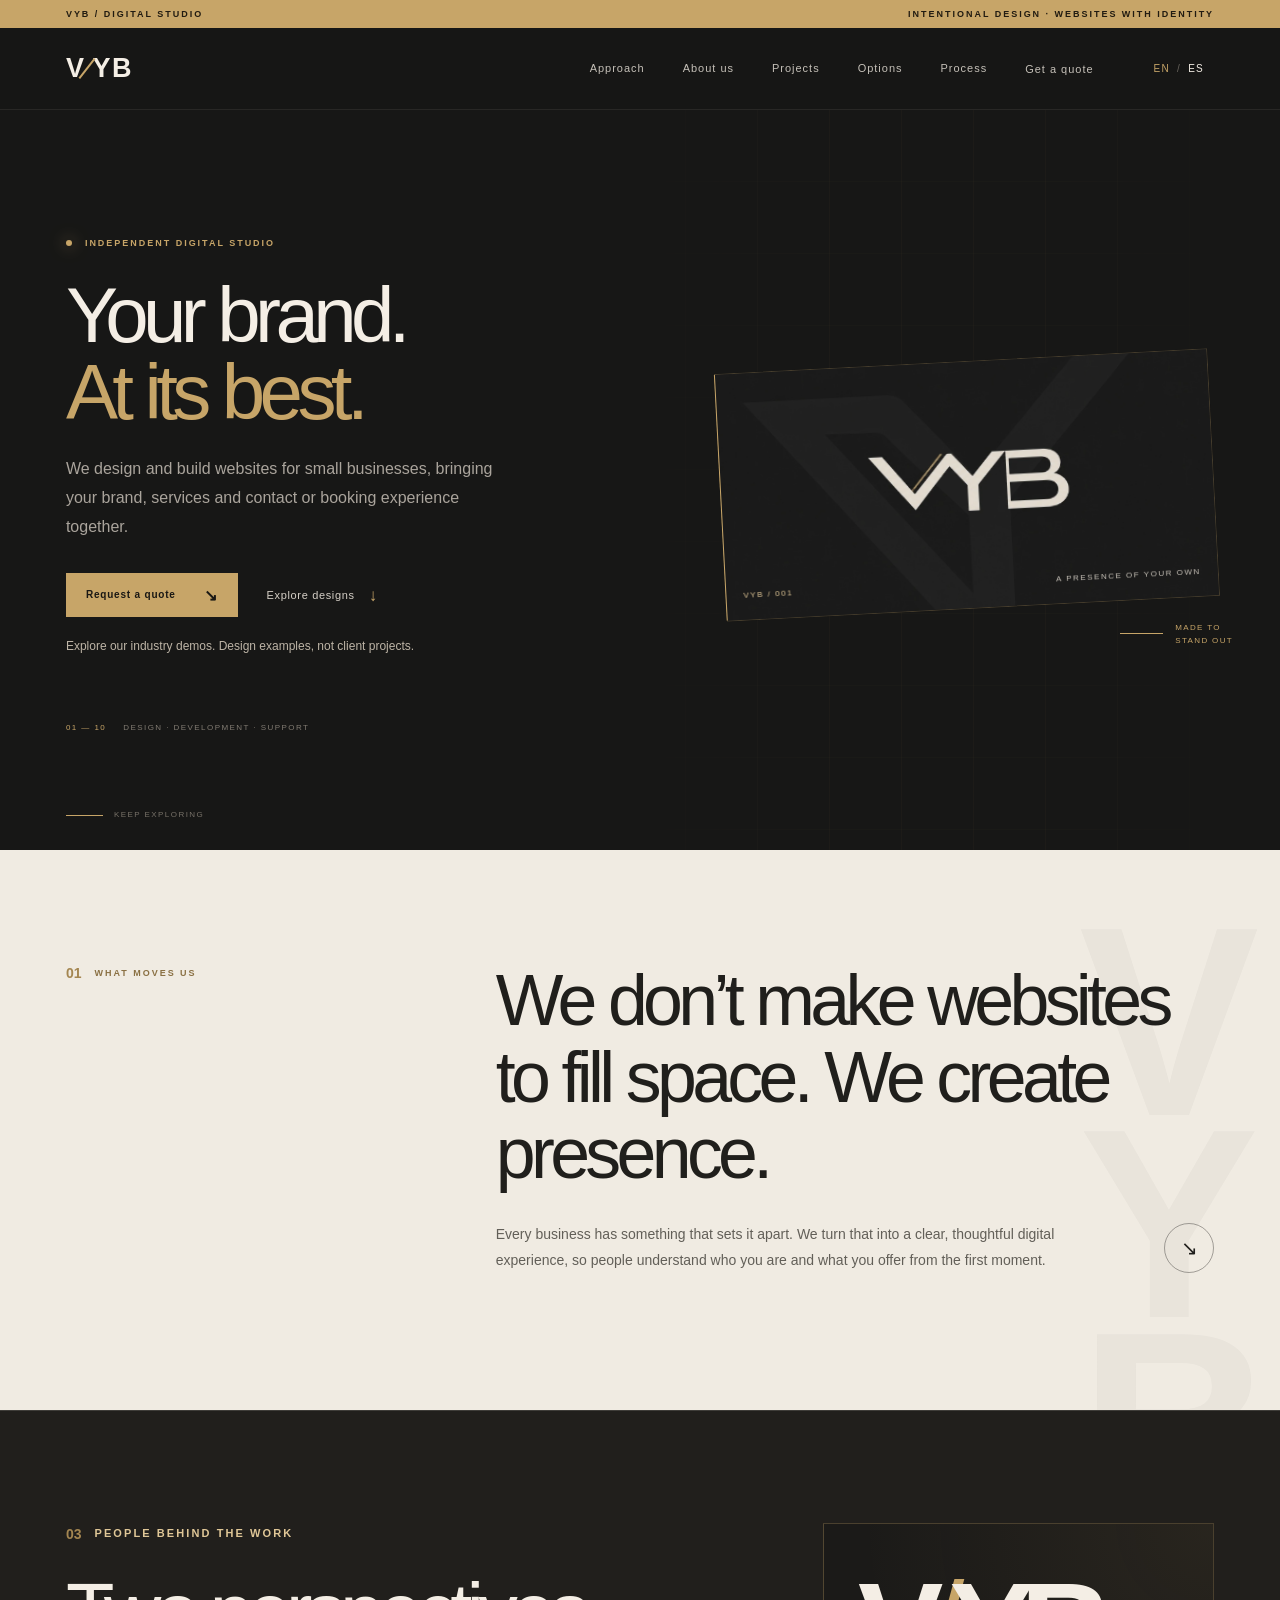
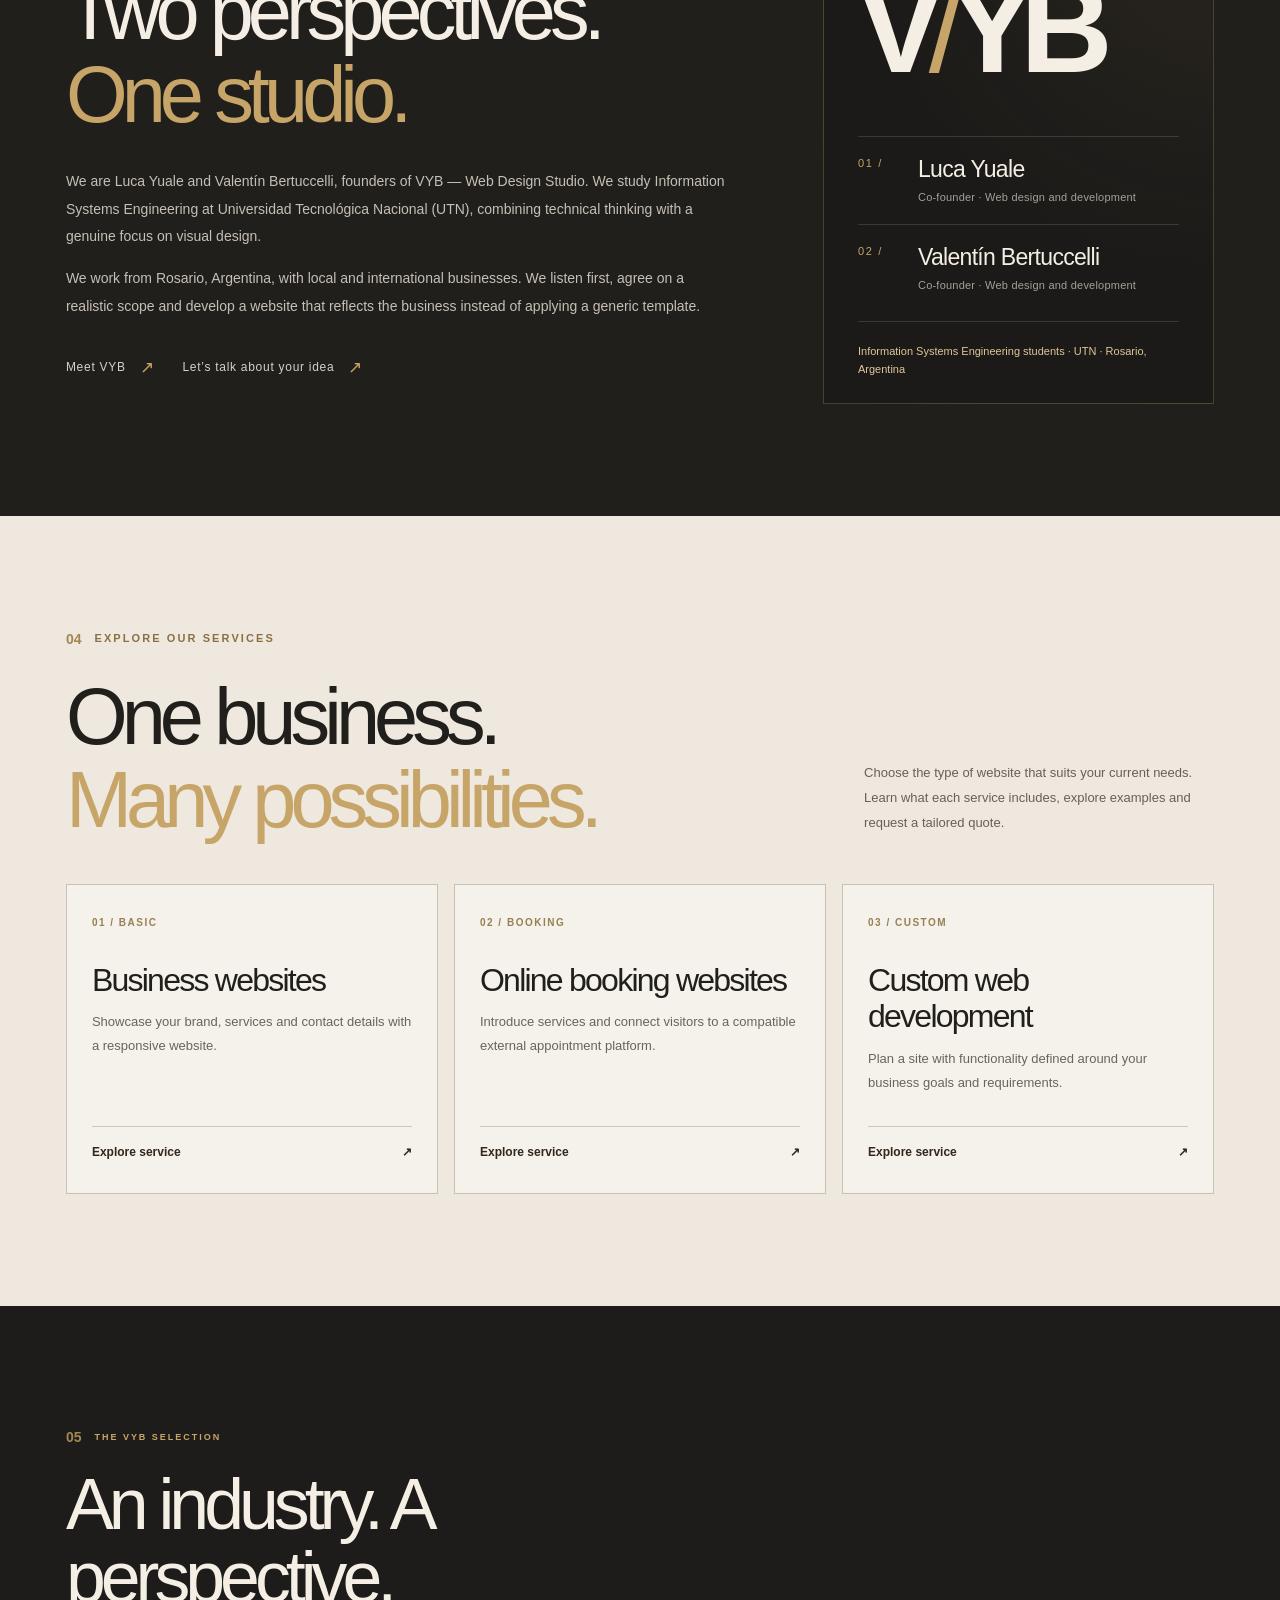
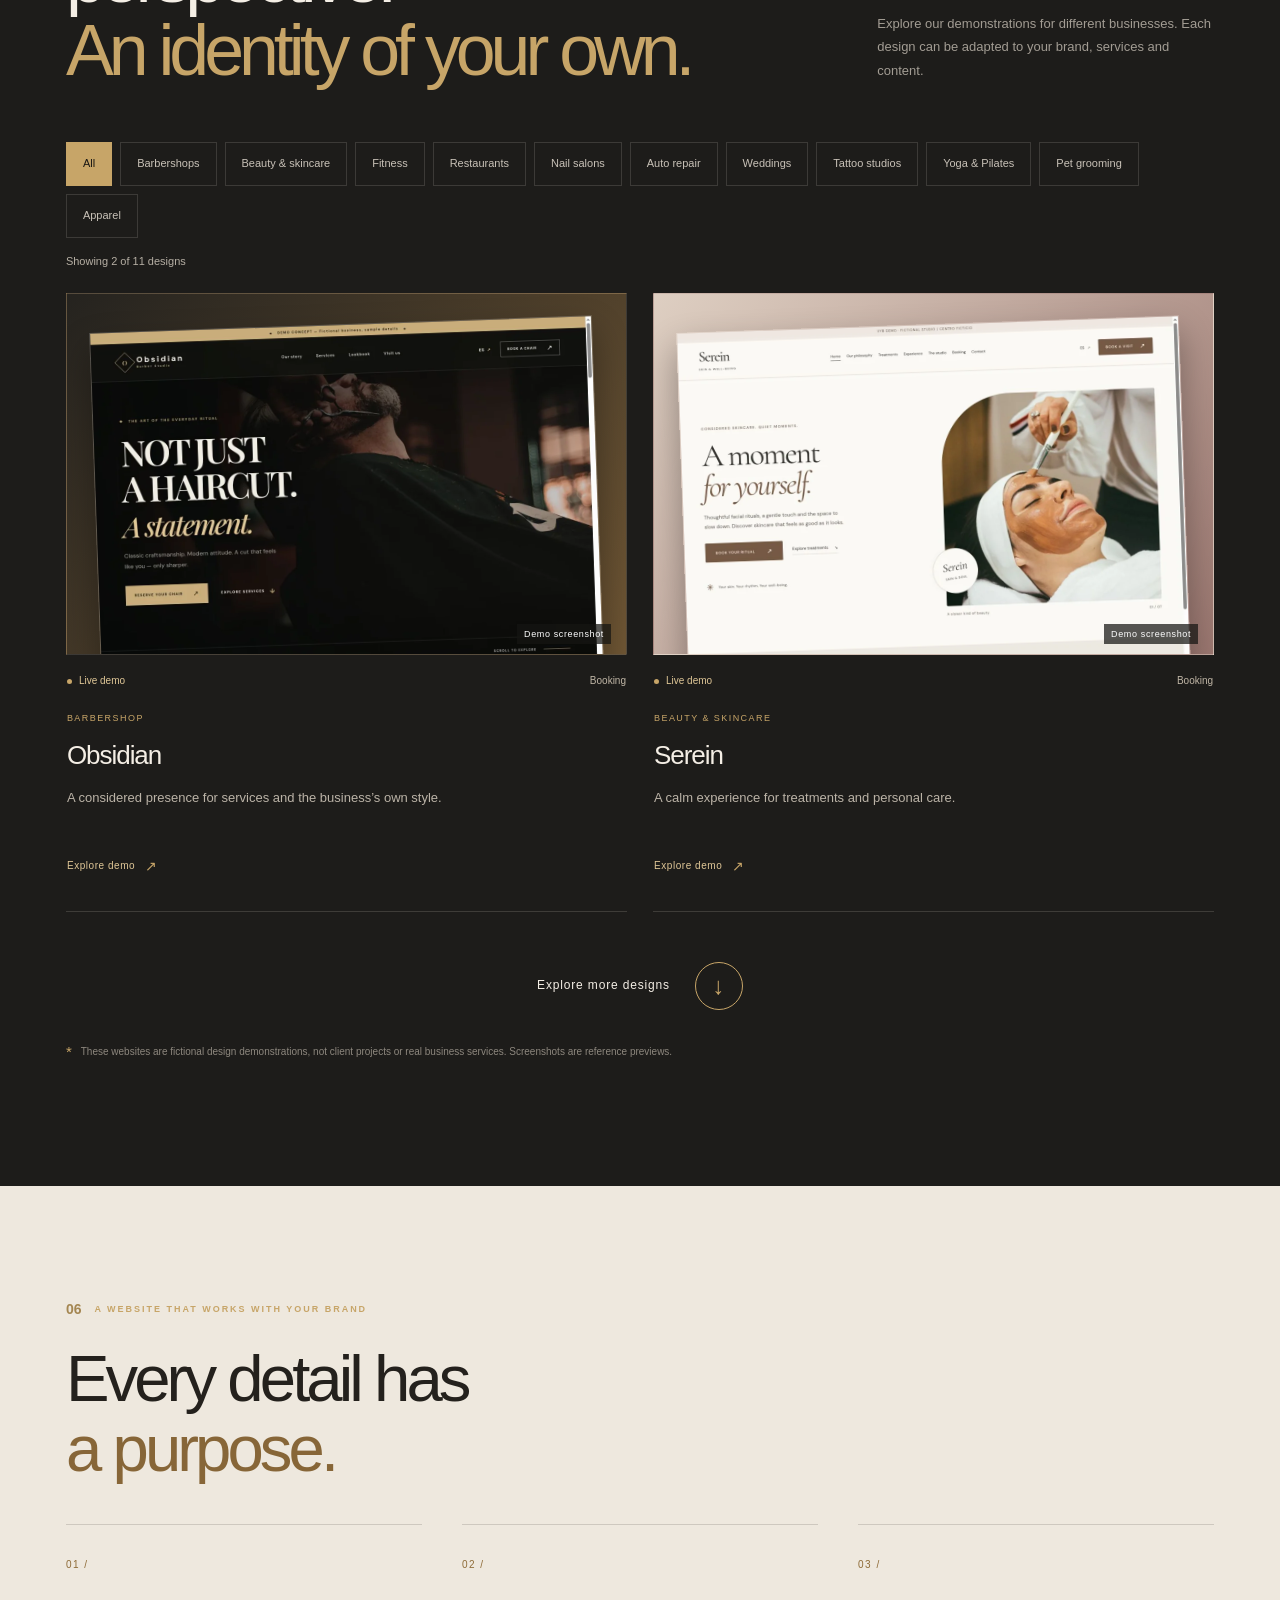
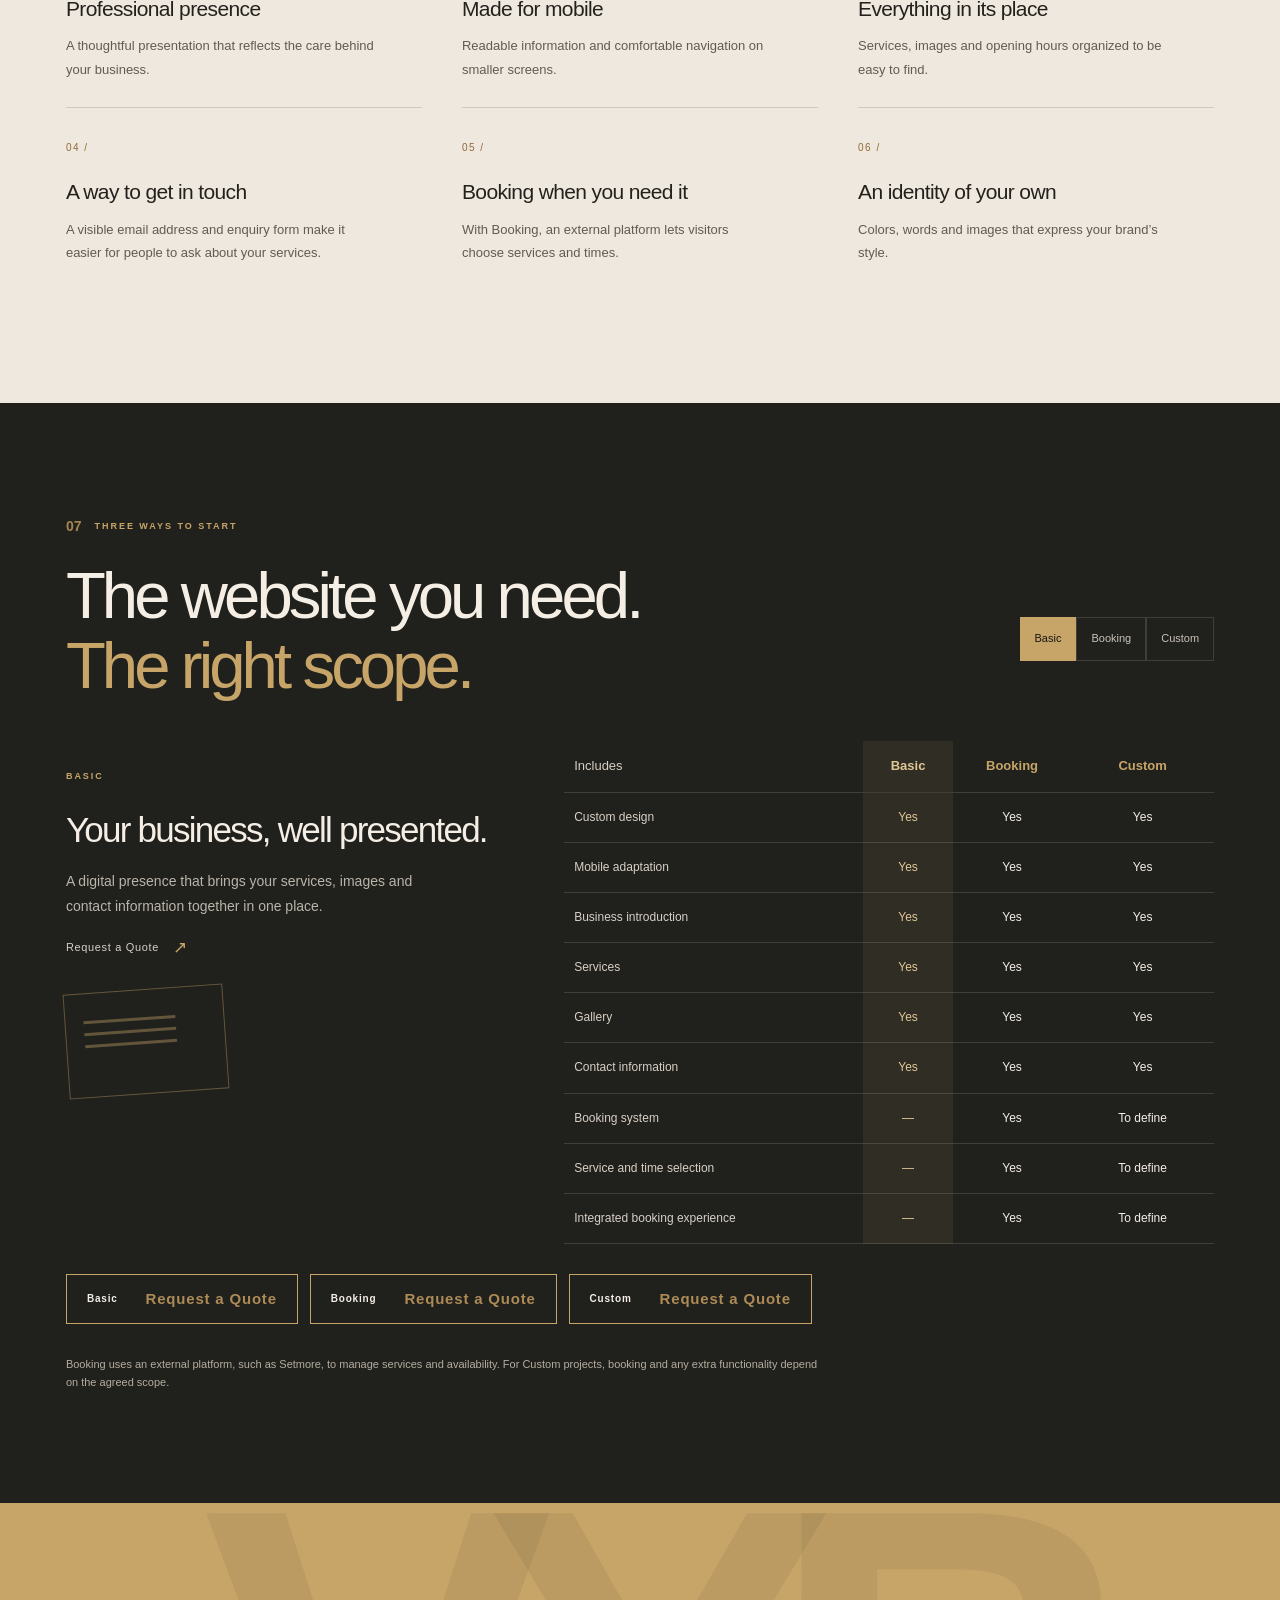
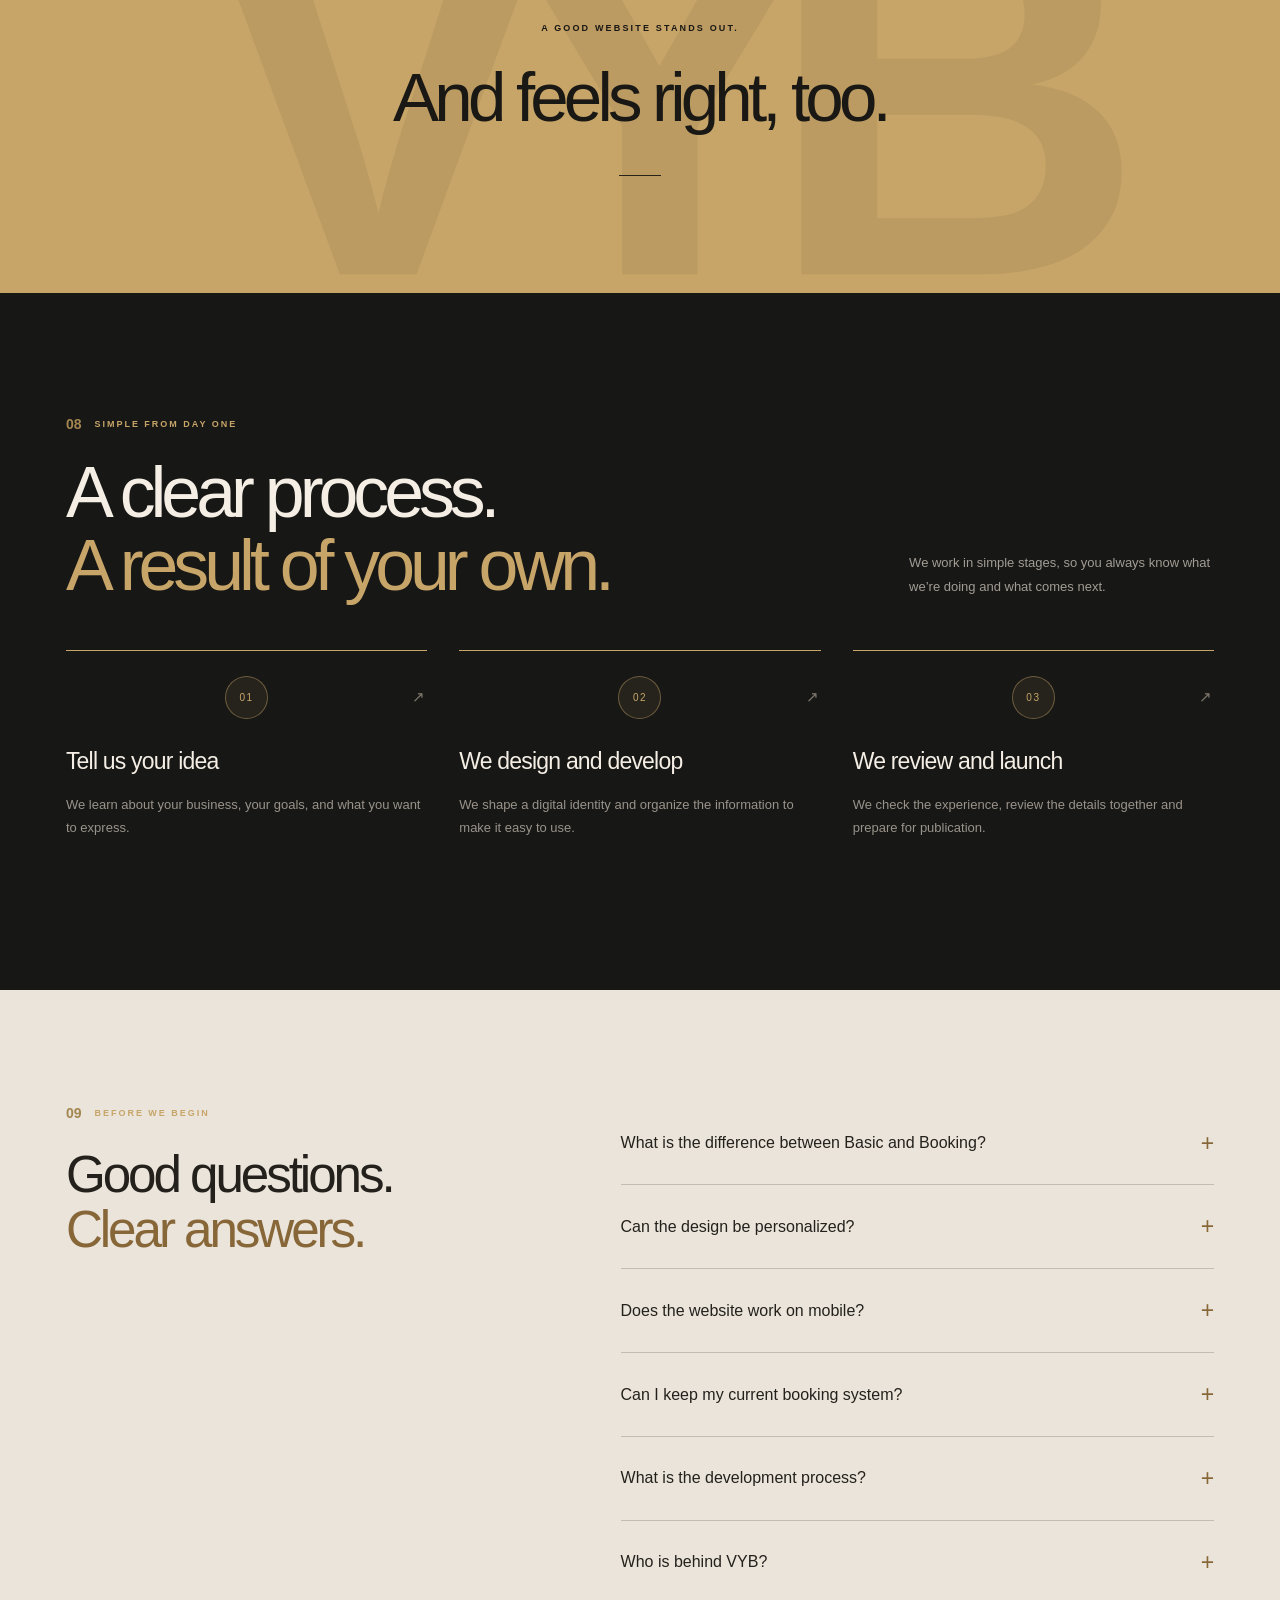
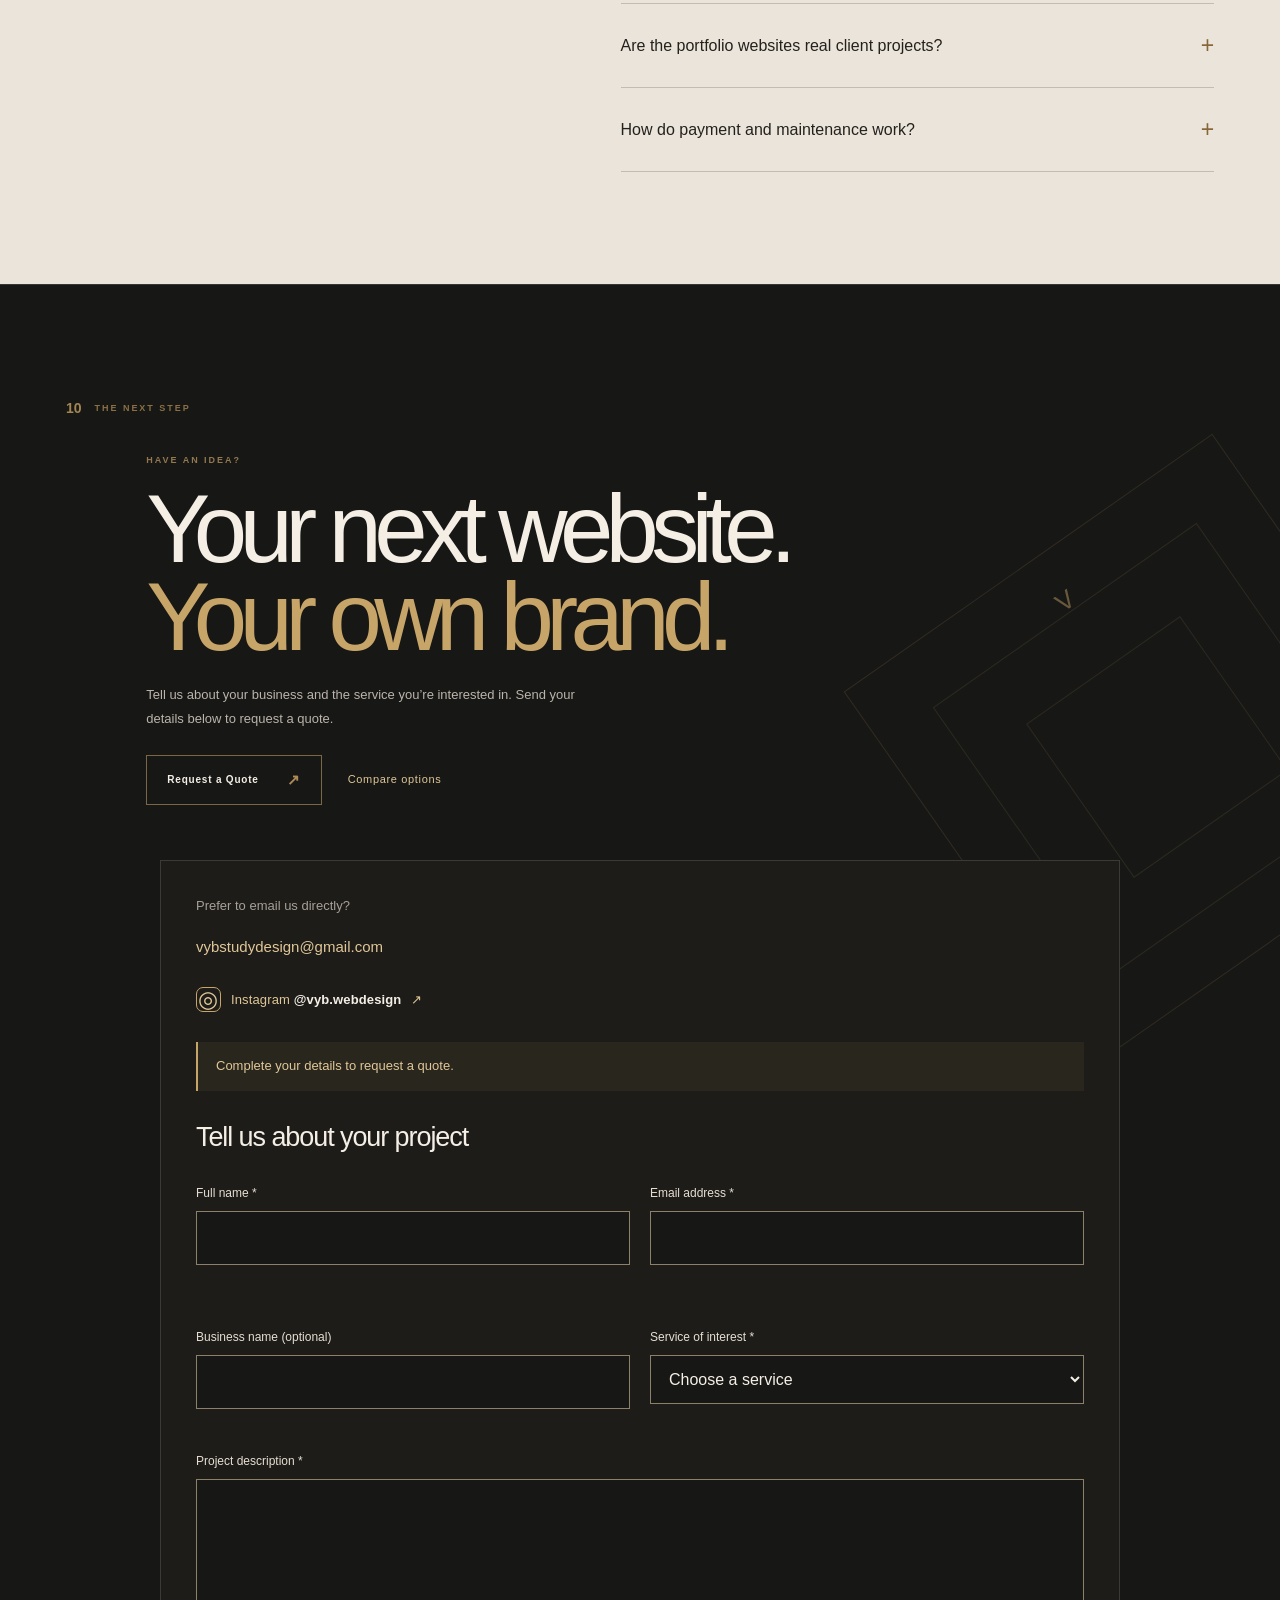
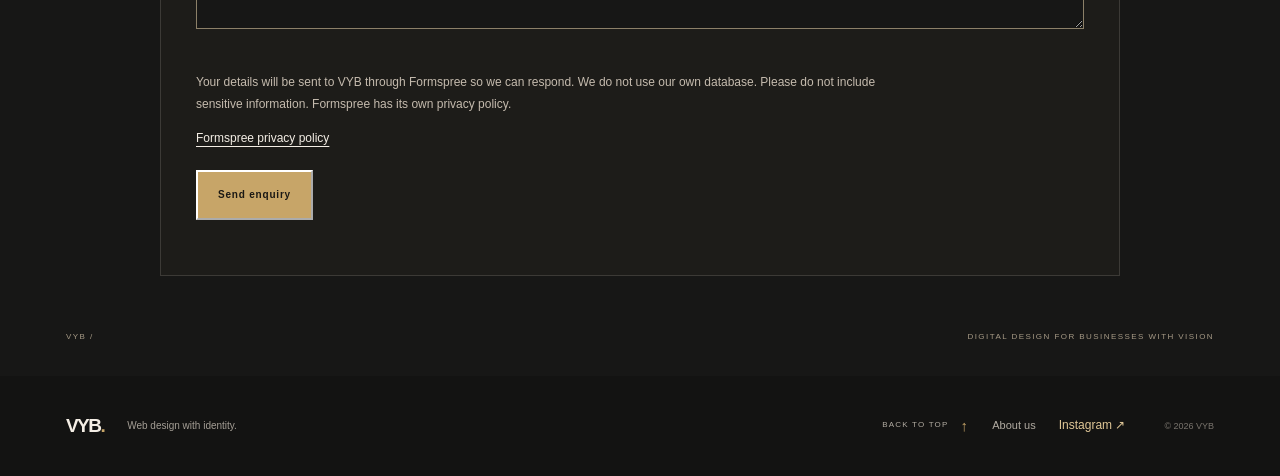
<file: index.html>
<!doctype html>
<html lang="en">
<head>
  <meta charset="utf-8">
  <meta name="viewport" content="width=device-width, initial-scale=1">
  <meta name="google-site-verification" content="R7XJnVFTUJKzbctb2uAe4VW-ow1b09H8lMwTNCmt7tI" />
  <meta property="og:title" content="VYB — Web Design Studio for Small Businesses">
  <meta property="og:description" content="Websites for small businesses, designed around your brand. Explore our industry demos and compare Basic, Booking and Custom. Request a quote from VYB.">
  <meta property="og:type" content="website">
  <meta name="author" content="VYB — Web Design Studio">
  <meta name="robots" content="index,follow,max-image-preview:large">
  <meta name="theme-color" content="#171716">
  <meta name="description" content="Websites for small businesses, designed around your brand. Explore our industry demos and compare Basic, Booking and Custom. Request a quote from VYB.">
  <title>VYB — Web Design Studio for Small Businesses</title>
  <link rel="icon" href="assets/favicon.svg" type="image/svg+xml">
  <link rel="stylesheet" href="styles.css">
  <link rel="stylesheet" href="motion.css">
  <script src="config.js" defer></script>
  <script src="content.js" defer></script>
  <script src="motion.js" defer></script>
  <script src="app.js" defer></script>
  <script src="analytics.js" defer></script>
  <script src="form.js" defer></script>
  <script type="application/ld+json">
  {"@context":"https://schema.org","@type":"Organization","name":"VYB — Web Design Studio","url":"https://vyb.vybstudydesign.workers.dev/","description":"Independent web design studio founded by Luca Yuale and Valentín Bertuccelli, based in Rosario, Argentina.","founder":[{"@type":"Person","name":"Luca Yuale"},{"@type":"Person","name":"Valentín Bertuccelli"}],"address":{"@type":"PostalAddress","addressLocality":"Rosario","addressRegion":"Santa Fe","addressCountry":"AR"},"sameAs":["https://www.instagram.com/vyb.webdesign/"],"email":"vybstudydesign@gmail.com"}
  </script>
  <link rel="canonical" href="https://vyb.vybstudydesign.workers.dev/">
  <meta property="og:url" content="https://vyb.vybstudydesign.workers.dev/">
  <meta property="og:image" content="https://vyb.vybstudydesign.workers.dev/assets/vyb-logo-email.png">
  <meta property="og:image:width" content="720">
  <meta property="og:image:height" content="270">
  <meta property="og:image:alt" content="VYB — Web Design Studio">
  <meta property="og:locale" content="en_US">
  <meta name="twitter:card" content="summary_large_image">
  <meta name="twitter:title" content="VYB — Web Design Studio for Small Businesses">
  <meta name="twitter:description" content="Websites for small businesses, designed around your brand. Explore our industry demos and compare Basic, Booking and Custom. Request a quote from VYB.">
  <meta name="twitter:image" content="https://vyb.vybstudydesign.workers.dev/assets/vyb-logo-email.png">
</head>
<body>
  <noscript><style>.reveal{opacity:1;transform:none}</style><p style="padding:20px">Activá JavaScript para explorar el catálogo y sus controles. / Enable JavaScript to explore the catalogue and its controls.</p></noscript>
  <a class="skip-link" href="#contenido" data-i18n="skip">Skip to content</a>
  <div class="topline" aria-hidden="true"><span data-i18n="topStudio">VYB / DIGITAL STUDIO</span><span data-i18n="topTag">INTENTIONAL DESIGN · WEBSITES WITH IDENTITY</span></div>
  <header class="site-header">
    <a class="wordmark" href="#inicio" data-i18n-aria="homeLabel" aria-label="VYB, home"><span>V</span><i aria-hidden="true"></i><span>YB</span></a>
    <button class="menu-toggle" type="button" aria-expanded="false" aria-controls="main-nav" data-i18n-aria="menuOpen"><span></span><span></span><b data-i18n="menu">Menu</b></button>
    <nav id="main-nav" class="main-nav" data-i18n-aria="navLabel" aria-label="Main navigation">
      <a href="#vision" data-i18n="navVision">Approach</a>
      <a href="#nosotros" data-i18n="navAbout">About us</a>
      <a href="#proyectos" data-i18n="navProjects">Projects</a>
      <a href="#modalidades" data-i18n="navModes">Options</a>
      <a href="#proceso" data-i18n="navProcess">Process</a>
      <a href="#contacto" class="nav-contact" data-i18n="navContact">Get a quote</a>
    </nav>
    <button class="language-toggle" type="button" aria-label="Switch language to Spanish"><span class="lang-current">EN</span><span class="lang-divider">/</span><span class="lang-next">ES</span></button>
  </header>

  <main id="contenido">
    <section class="hero" id="inicio" aria-labelledby="hero-title">
      <div class="hero-grid" aria-hidden="true"></div>
      <div class="hero-copy reveal">
        <p class="eyebrow"><span class="eyebrow-dot"></span><span data-i18n="heroEyebrow">INDEPENDENT DIGITAL STUDIO</span></p>
        <h1 id="hero-title"><span data-i18n="heroLine1">Your brand.</span><br><em data-i18n="heroLine2">At its best.</em></h1>
        <p class="hero-lede" data-i18n="heroLede">We design and build websites for small businesses, bringing your brand, services and contact or booking experience together.</p>
        <div class="hero-actions">
          <a class="button button-gold" href="#quote-form"><span data-i18n="heroQuote">Request a quote</span><span aria-hidden="true">↘</span></a>
          <a class="text-link" href="#proyectos"><span data-i18n="heroPrimary">Explore designs</span><span aria-hidden="true">↓</span></a>
        </div>
        <p class="hero-demo-note" data-i18n="heroProof">Explore our industry demos. Design examples, not client projects.</p>
        <div class="hero-footnote"><span>01 — 10</span><span data-i18n="heroFootnote">DESIGN · DEVELOPMENT · SUPPORT</span></div>
      </div>
      <div class="hero-art reveal">
        <div class="art-frame">
          <img class="hero-logo" src="assets/vyb-logo.webp" alt="VYB — Web Design Studio" data-i18n-alt="logoAlt" fetchpriority="high" width="1600" height="800">
          <span class="art-index">VYB / 001</span>
          <span class="art-caption" data-i18n="artCaption">A PRESENCE OF YOUR OWN</span>
        </div>
        <div class="art-side-note"><span class="side-line"></span><span data-i18n="artSide">MADE TO<br>STAND OUT</span></div>
      </div>
      <a class="scroll-cue" href="#vision" data-i18n-aria="scrollLabel" aria-label="Desplazarse a la siguiente sección"><span class="scroll-line"></span><span data-i18n="scroll">KEEP EXPLORING</span></a>
    </section>

    <section class="intro section-pad" id="vision" aria-labelledby="intro-title">
      <div class="section-kicker reveal"><span>01</span><span data-i18n="introKicker">WHAT MOVES US</span></div>
      <div class="intro-content reveal">
        <h2 id="intro-title" data-i18n="introTitle">We don’t make websites to fill space. We create presence.</h2>
        <div class="intro-lower">
          <p data-i18n="introBody">Every business has something that sets it apart. We turn that into a clear, thoughtful digital experience, so people understand who you are and what you offer from the first moment.</p>
          <a class="round-link" href="#proceso" data-i18n-aria="processLabel" aria-label="Conocer nuestro proceso"><span aria-hidden="true">↘</span></a>
        </div>
      </div>
      <div class="intro-stamp" aria-hidden="true">V<br>Y<br>B</div>
    </section>

    <!-- Real team and education; no invented client testimonials or qualifications. -->
    <section class="about-vyb section-pad" id="nosotros" aria-labelledby="about-title">
      <div class="about-vyb-intro reveal">
        <div class="section-kicker"><span>03</span><span data-i18n="aboutKicker">PEOPLE BEHIND THE WORK</span></div>
        <h2 id="about-title" data-i18n="aboutTitle">Two perspectives.<br><em>One studio.</em></h2>
        <p data-i18n="aboutDescription">We are Luca Yuale and Valentín Bertuccelli, founders of VYB — Web Design Studio. We study Information Systems Engineering at Universidad Tecnológica Nacional (UTN), combining technical thinking with a genuine focus on visual design.</p>
        <p data-i18n="aboutMission">We work from Rosario, Argentina, with local and international businesses. We listen first, agree on a realistic scope and develop a website that reflects the business instead of applying a generic template.</p>
        <div class="about-vyb-links">
          <a class="text-link" href="#nosotros" data-local-href-en="#nosotros" data-local-href-es="#nosotros"><span data-i18n="aboutMore">Meet VYB</span><span aria-hidden="true">↗</span></a>
          <a class="text-link" href="#contacto"><span data-i18n="aboutContact">Let’s talk about your idea</span><span aria-hidden="true">↗</span></a>
        </div>
      </div>
      <div class="about-vyb-team reveal" aria-label="VYB founders">
        <div class="about-vyb-monogram" aria-hidden="true">V<span>/</span>YB</div>
        <div class="founder-row"><span>01 /</span><div><strong>Luca Yuale</strong><small data-i18n="aboutRole">Co-founder · Web design and development</small></div></div>
        <div class="founder-row"><span>02 /</span><div><strong>Valentín Bertuccelli</strong><small data-i18n="aboutRole">Co-founder · Web design and development</small></div></div>
        <p class="about-education" data-i18n="aboutEducation">Information Systems Engineering students · UTN · Rosario, Argentina</p>
      </div>
    </section>

    <section class="service-paths section-pad" id="servicios-web" aria-labelledby="service-paths-title">
      <div class="section-kicker"><span>04</span><span data-i18n="servicesKicker">EXPLORE OUR SERVICES</span></div>
      <div class="service-paths-head"><h2 id="service-paths-title" data-i18n="servicesTitle">One business.<br><em>Many possibilities.</em></h2><p data-i18n="servicesIntro">Choose the type of website that suits your current needs. Learn what each service includes, explore examples and request a tailored quote.</p></div>
      <div class="service-paths-grid">
        <article class="service-path reveal"><span class="service-path-no">01 / BASIC</span><h3 data-i18n="service1Title">Business websites</h3><p data-i18n="service1Body">Showcase your brand, services and contact details with a responsive website.</p><a data-mode-target="basic" href="#modalidades" data-local-href-es="#modalidades" data-local-href-en="#modalidades"><span data-i18n="serviceMore">Explore service</span><span aria-hidden="true">↗</span></a></article>
        <article class="service-path reveal"><span class="service-path-no">02 / BOOKING</span><h3 data-i18n="service2Title">Online booking websites</h3><p data-i18n="service2Body">Introduce services and connect visitors to a compatible external appointment platform.</p><a data-mode-target="booking" href="#modalidades" data-local-href-es="#modalidades" data-local-href-en="#modalidades"><span data-i18n="serviceMore">Explore service</span><span aria-hidden="true">↗</span></a></article>
        <article class="service-path reveal"><span class="service-path-no">03 / CUSTOM</span><h3 data-i18n="service3Title">Custom web development</h3><p data-i18n="service3Body">Plan a site with functionality defined around your business goals and requirements.</p><a data-mode-target="custom" href="#modalidades" data-local-href-es="#modalidades" data-local-href-en="#modalidades"><span data-i18n="serviceMore">Explore service</span><span aria-hidden="true">↗</span></a></article>
      </div>
    </section>

    <section class="projects section-pad" id="proyectos" aria-labelledby="projects-title">
      <div class="projects-head reveal">
        <div><div class="section-kicker"><span>05</span><span data-i18n="projectsKicker">THE VYB SELECTION</span></div><h2 id="projects-title" data-i18n="projectsTitle">An industry. A perspective.<br><em>An identity of your own.</em></h2></div>
        <p data-i18n="projectsIntro">Explore our demonstrations for different businesses. Each design can be adapted to your brand, services and content.</p>
      </div>
      <div class="catalog-filters" role="group" data-i18n-aria="filterLabel"></div><p class="catalog-count" id="catalog-count" role="status"></p>
      <div class="project-grid" id="project-grid" aria-live="polite"></div>
      <div class="catalog-expand"><button type="button" id="catalog-more" aria-controls="project-grid" aria-expanded="false" hidden><span data-catalog-label>Explore more designs</span><span class="catalog-expand-arrow" data-catalog-arrow aria-hidden="true">↓</span></button></div>
      <p class="projects-note"><span class="note-mark">*</span><span data-i18n="projectsNote">These websites are fictional design demonstrations, not client projects or real business services. Screenshots are reference previews.</span></p>
    </section>

<section id="beneficios" class="benefits section-pad" aria-labelledby="benefits-title"><div class="section-kicker"><span>06</span><span data-i18n="benefitKicker">A WEBSITE THAT WORKS WITH YOUR BRAND</span></div><h2 id="benefits-title" data-i18n="benefitTitle">Every detail has<br><em>a purpose.</em></h2><div class="benefit-grid"><article class="benefit reveal"><span class="benefit-icon" aria-hidden="true">01 /</span><h3 data-i18n="b1Title">Professional presence</h3><p data-i18n="b1Body">A thoughtful presentation that reflects the care behind your business.</p></article><article class="benefit reveal"><span class="benefit-icon" aria-hidden="true">02 /</span><h3 data-i18n="b2Title">Made for mobile</h3><p data-i18n="b2Body">Readable information and comfortable navigation on smaller screens.</p></article><article class="benefit reveal"><span class="benefit-icon" aria-hidden="true">03 /</span><h3 data-i18n="b3Title">Everything in its place</h3><p data-i18n="b3Body">Services, images and opening hours organized to be easy to find.</p></article><article class="benefit reveal"><span class="benefit-icon" aria-hidden="true">04 /</span><h3 data-i18n="b4Title">A way to get in touch</h3><p data-i18n="b4Body">A visible email address and enquiry form make it easier for people to ask about your services.</p></article><article class="benefit reveal"><span class="benefit-icon" aria-hidden="true">05 /</span><h3 data-i18n="b5Title">Booking when you need it</h3><p data-i18n="b5Body">With Booking, an external platform lets visitors choose services and times.</p></article><article class="benefit reveal"><span class="benefit-icon" aria-hidden="true">06 /</span><h3 data-i18n="b6Title">An identity of your own</h3><p data-i18n="b6Body">Colors, words and images that express your brand’s style.</p></article></div></section><section id="modalidades" class="comparison section-pad" aria-labelledby="compare-title"><div class="section-kicker"><span>07</span><span data-i18n="compareKicker">THREE WAYS TO START</span></div><div class="comparison-head"><h2 id="compare-title" data-i18n="compareTitle">The website you need.<br><em>The right scope.</em></h2><div class="mode-switch" role="group" data-i18n-aria="modeLabel"><button type="button" data-mode="basic" aria-pressed="true">Basic</button><button type="button" data-mode="booking" aria-pressed="false">Booking</button><button type="button" data-mode="custom" aria-pressed="false" data-i18n="customName">Custom</button></div></div><div class="compare-layout"><div class="mode-story" id="mode-story" aria-live="polite"><span class="eyebrow" id="mode-name">BASIC</span><h3 id="mode-title"></h3><p id="mode-description"></p><a class="text-link" id="selected-quote" href="#contacto"><span data-i18n="modeCTA">Request a Quote</span><span aria-hidden="true">↗</span></a><div class="mode-art" aria-hidden="true"><span></span><span></span><span></span><i></i></div></div><div class="table-wrap"><table class="compare-table"><caption class="sr-only" data-i18n="tableCaption">Basic, Booking and Custom comparison</caption><thead><tr><th scope="col" data-i18n="feature">Includes</th><th scope="col" data-column="basic">Basic</th><th scope="col" data-column="booking">Booking</th><th scope="col" data-column="custom" data-i18n="customShort">Custom</th></tr></thead><tbody><tr><th scope="row" data-i18n="custom">Custom design</th><td data-column="basic" data-i18n="included">Yes</td><td data-column="booking" data-i18n="included">Yes</td><td data-column="custom" data-i18n="included">Yes</td></tr><tr><th scope="row" data-i18n="mobile">Mobile adaptation</th><td data-column="basic" data-i18n="included">Yes</td><td data-column="booking" data-i18n="included">Yes</td><td data-column="custom" data-i18n="included">Yes</td></tr><tr><th scope="row" data-i18n="business">Business introduction</th><td data-column="basic" data-i18n="included">Yes</td><td data-column="booking" data-i18n="included">Yes</td><td data-column="custom" data-i18n="included">Yes</td></tr><tr><th scope="row" data-i18n="services">Services</th><td data-column="basic" data-i18n="included">Yes</td><td data-column="booking" data-i18n="included">Yes</td><td data-column="custom" data-i18n="included">Yes</td></tr><tr><th scope="row" data-i18n="gallery">Gallery</th><td data-column="basic" data-i18n="included">Yes</td><td data-column="booking" data-i18n="included">Yes</td><td data-column="custom" data-i18n="included">Yes</td></tr><tr><th scope="row" data-i18n="contactInfo">Contact information</th><td data-column="basic" data-i18n="included">Yes</td><td data-column="booking" data-i18n="included">Yes</td><td data-column="custom" data-i18n="included">Yes</td></tr><tr><th scope="row" data-i18n="reservations">Booking system</th><td data-column="basic" data-i18n="notIncluded">—</td><td data-column="booking" data-i18n="included">Yes</td><td data-column="custom" data-i18n="toDefine">To define</td></tr><tr><th scope="row" data-i18n="slots">Service and time selection</th><td data-column="basic" data-i18n="notIncluded">—</td><td data-column="booking" data-i18n="included">Yes</td><td data-column="custom" data-i18n="toDefine">To define</td></tr><tr><th scope="row" data-i18n="integrated">Integrated booking experience</th><td data-column="basic" data-i18n="notIncluded">—</td><td data-column="booking" data-i18n="included">Yes</td><td data-column="custom" data-i18n="toDefine">To define</td></tr></tbody></table></div></div><div class="quote-actions"><a class="button button-outline" href="#contacto" data-quote="basic"><span>Basic</span><span data-i18n="requestQuote">Request a Quote</span></a><a class="button button-outline" href="#contacto" data-quote="booking"><span>Booking</span><span data-i18n="requestQuote">Request a Quote</span></a><a class="button button-outline" href="#contacto" data-quote="custom"><span data-i18n="customName">Custom</span><span data-i18n="requestQuote">Request a Quote</span></a></div><p class="comparison-note" data-i18n="bookingNote">Booking uses an external platform, such as Setmore, to manage services and availability. For Custom projects, booking and any extra functionality depend on the agreed scope.</p></section>
    <section class="statement" aria-label="VYB">
      <div class="statement-mark" aria-hidden="true">VYB</div>
      <p class="statement-overline" data-i18n="statementOverline">A GOOD WEBSITE STANDS OUT.</p>
      <p class="statement-line" data-i18n="statementLine">And feels right, too.</p>
      <span class="statement-rule" aria-hidden="true"></span>
    </section>

    <section class="approach section-pad" id="proceso" aria-labelledby="approach-title">
      <div class="section-kicker reveal"><span>08</span><span data-i18n="approachKicker">SIMPLE FROM DAY ONE</span></div>
      <div class="approach-head reveal"><h2 id="approach-title" data-i18n="approachTitle">A clear process.<br><em>A result of your own.</em></h2><p data-i18n="approachIntro">We work in simple stages, so you always know what we’re doing and what comes next.</p></div>
      <div class="steps">
        <article class="step reveal"><span class="step-number">01</span><div><h3 data-i18n="step1Title">Tell us your idea</h3><p data-i18n="step1Body">We learn about your business, your goals, and what you want to express.</p></div><span class="step-arrow" aria-hidden="true">↗</span></article>
        <article class="step reveal"><span class="step-number">02</span><div><h3 data-i18n="step2Title">We design and develop</h3><p data-i18n="step2Body">We shape a digital identity and organize the information to make it easy to use.</p></div><span class="step-arrow" aria-hidden="true">↗</span></article>
        <article class="step reveal"><span class="step-number">03</span><div><h3 data-i18n="step3Title">We review and launch</h3><p data-i18n="step3Body">We check the experience, review the details together and prepare for publication.</p></div><span class="step-arrow" aria-hidden="true">↗</span></article>
      </div>
    </section>

<section class="faq section-pad" id="preguntas" aria-labelledby="faq-title"><div><div class="section-kicker"><span>09</span><span data-i18n="faqKicker">BEFORE WE BEGIN</span></div><h2 id="faq-title" data-i18n="faqTitle">Good questions.<br><em>Clear answers.</em></h2></div><div class="faq-list"><details><summary><span data-i18n="q1">What is the difference between Basic and Booking?</span><i aria-hidden="true">+</i></summary><p data-i18n="a1">Basic presents the business, its services and contact information. Booking adds an integrated experience with an external platform for selecting services and times.</p></details><details><summary><span data-i18n="q2">Can the design be personalized?</span><i aria-hidden="true">+</i></summary><p data-i18n="a2">Yes. We adapt colors, the logo, copy, images and services to the business. The scope of changes is defined when discussing the project.</p></details><details><summary><span data-i18n="q3">Does the website work on mobile?</span><i aria-hidden="true">+</i></summary><p data-i18n="a3">The design adapts to phones, tablets and computers. We review navigation and readability at different screen sizes.</p></details><details><summary><span data-i18n="q4">Can I keep my current booking system?</span><i aria-hidden="true">+</i></summary><p data-i18n="a4">We can assess your existing platform. If it offers a compatible integration, we review how to include it; otherwise, an external link may be an option. Compatibility is confirmed before choosing the solution.</p></details><details><summary><span data-i18n="q5">What is the development process?</span><i aria-hidden="true">+</i></summary><p data-i18n="a5">First we learn about your idea and gather the materials. Then we design and develop the website. Finally, we review it together, complete the necessary checks and prepare for launch.</p></details><details><summary><span data-i18n="qVybWho">Who is behind VYB?</span><i aria-hidden="true">+</i></summary><p data-i18n="aVybWho">VYB was founded by Luca Yuale and Valentín Bertuccelli, Information Systems Engineering students at UTN in Rosario, Argentina.</p></details><details><summary><span data-i18n="qVybDemos">Are the portfolio websites real client projects?</span><i aria-hidden="true">+</i></summary><p data-i18n="aVybDemos">The websites shown are demonstrations created by VYB, not commissioned client work. They show visual directions and features we can discuss for your business.</p></details><details><summary><span data-i18n="qVybPricing">How do payment and maintenance work?</span><i aria-hidden="true">+</i></summary><p data-i18n="aVybPricing">Our standard approach is a 50% deposit and the remaining 50% before publication. Hosting and ongoing support are discussed separately in the written quote, depending on the project.</p></details></div></section>
    <section class="contact section-pad" id="contacto" aria-labelledby="contact-title">
      <div class="contact-orbit" aria-hidden="true"><span>V</span><span>Y</span><span>B</span></div>
      <div class="section-kicker reveal"><span>10</span><span data-i18n="contactKicker">THE NEXT STEP</span></div>
      <div class="contact-content reveal">
        <p class="contact-overline" data-i18n="contactOverline">HAVE AN IDEA?</p>
        <h2 id="contact-title" data-i18n="contactTitle">Your next website.<br><em>Your own brand.</em></h2>
        <p data-i18n="contactBody">Tell us about your business and the service you’re interested in. Send your details below to request a quote.</p>
        <a class="button button-outline" id="contact-action" href="#quote-form"><span data-i18n="contactButton">Request a Quote</span><span aria-hidden="true">↗</span></a>
      <a class="text-link contact-secondary" href="#modalidades" data-i18n="contactSecondary">Compare options</a>
        </div>
      <div class="contact-form-wrap"><span class="email-label" data-i18n="directEmailLabel">Prefer to email us directly?</span><a id="commercial-email" href="mailto:vybstudydesign@gmail.com">vybstudydesign@gmail.com</a><div class="contact-social"><a id="instagram-contact" href="https://www.instagram.com/vyb.webdesign/" target="_blank" rel="noopener noreferrer" aria-label="Visitar Instagram oficial de VYB, @vyb.webdesign"><span class="instagram-mark" aria-hidden="true">◎</span><span>Instagram <strong>@vyb.webdesign</strong></span><span aria-hidden="true">↗</span></a></div><p class="form-notice" id="form-notice" data-i18n="formPending">Complete your details to request a quote.</p><form inert method="post" id="quote-form" novalidate aria-labelledby="form-title"><h3 id="form-title" data-i18n="formTitle">Tell us about your project</h3><div class="form-grid"><div class="form-field"><label for="quote-fullName" data-i18n="nameLabel">Full name *</label><input id="quote-fullName" name="fullName" type="text" autocomplete="name" maxlength="100" aria-describedby="error-fullName" required><span class="field-error" id="error-fullName"></span></div><div class="form-field"><label for="quote-email" data-i18n="emailLabel">Email address *</label><input id="quote-email" name="email" type="email" autocomplete="email" maxlength="254" aria-describedby="error-email" required><span class="field-error" id="error-email"></span></div><div class="form-field"><label for="quote-business" data-i18n="businessLabel">Business name (optional)</label><input id="quote-business" name="business" type="text" autocomplete="organization" maxlength="120" aria-describedby="error-business" ><span class="field-error" id="error-business"></span></div><div class="form-field"><label for="quote-service" data-i18n="serviceLabel">Service of interest *</label><select id="quote-service" name="service" required aria-describedby="error-service"><option value="" data-i18n="servicePlaceholder">Choose a service</option><option value="basic">Basic</option><option value="booking">Booking</option><option value="custom" data-i18n="customName">Custom</option></select><span class="field-error" id="error-service"></span></div></div><div class="form-field"><label for="quote-description" data-i18n="descriptionLabel">Project description *</label><textarea id="quote-description" name="description" rows="5" required minlength="20" maxlength="3000" aria-describedby="error-description"></textarea><span class="field-error" id="error-description"></span></div><div class="honey" aria-hidden="true"><label>Leave empty<input name="_gotcha" type="text" tabindex="-1" autocomplete="off"></label></div><p class="privacy-note" data-i18n="formPrivacy">Your details will be sent to VYB through Formspree so we can respond. We do not use our own database. Please do not include sensitive information. Formspree has its own privacy policy.</p><a class="privacy-link" href="https://formspree.io/legal/privacy-policy/" target="_blank" rel="noopener noreferrer" data-i18n="privacyLink">Formspree privacy policy</a><p id="analytics-privacy" class="privacy-note" hidden data-i18n="analyticsPrivacy">Optional analytics measures visits and general actions; it does not include the contents of your enquiry.</p><button class="button button-gold" id="form-submit" type="submit" disabled data-i18n="formCheck">Send enquiry</button><p id="form-status" role="status" aria-live="polite" tabindex="-1"></p></form></div><div class="contact-meta"><span>VYB /</span><span data-i18n="contactMeta">DIGITAL DESIGN FOR BUSINESSES WITH VISION</span></div>
    </section>
  </main>

  <footer class="site-footer"><a class="footer-wordmark" href="#inicio">VYB<span>.</span></a><p data-i18n="footerNote">Web design with identity.</p><a href="#inicio" class="back-top"><span data-i18n="backTop">BACK TO TOP</span><span aria-hidden="true">↑</span></a><a class="footer-about-link" href="#nosotros" data-i18n="navAbout">About us</a><a id="instagram-link" href="https://www.instagram.com/vyb.webdesign/" target="_blank" rel="noopener noreferrer" aria-label="Instagram oficial VYB, @vyb.webdesign">Instagram ↗</a><small>© <span id="year"></span> VYB</small></footer>
<a class="mobile-quote" href="#quote-form" data-i18n="heroQuote">Request a quote</a>
</body>
</html>
</file>
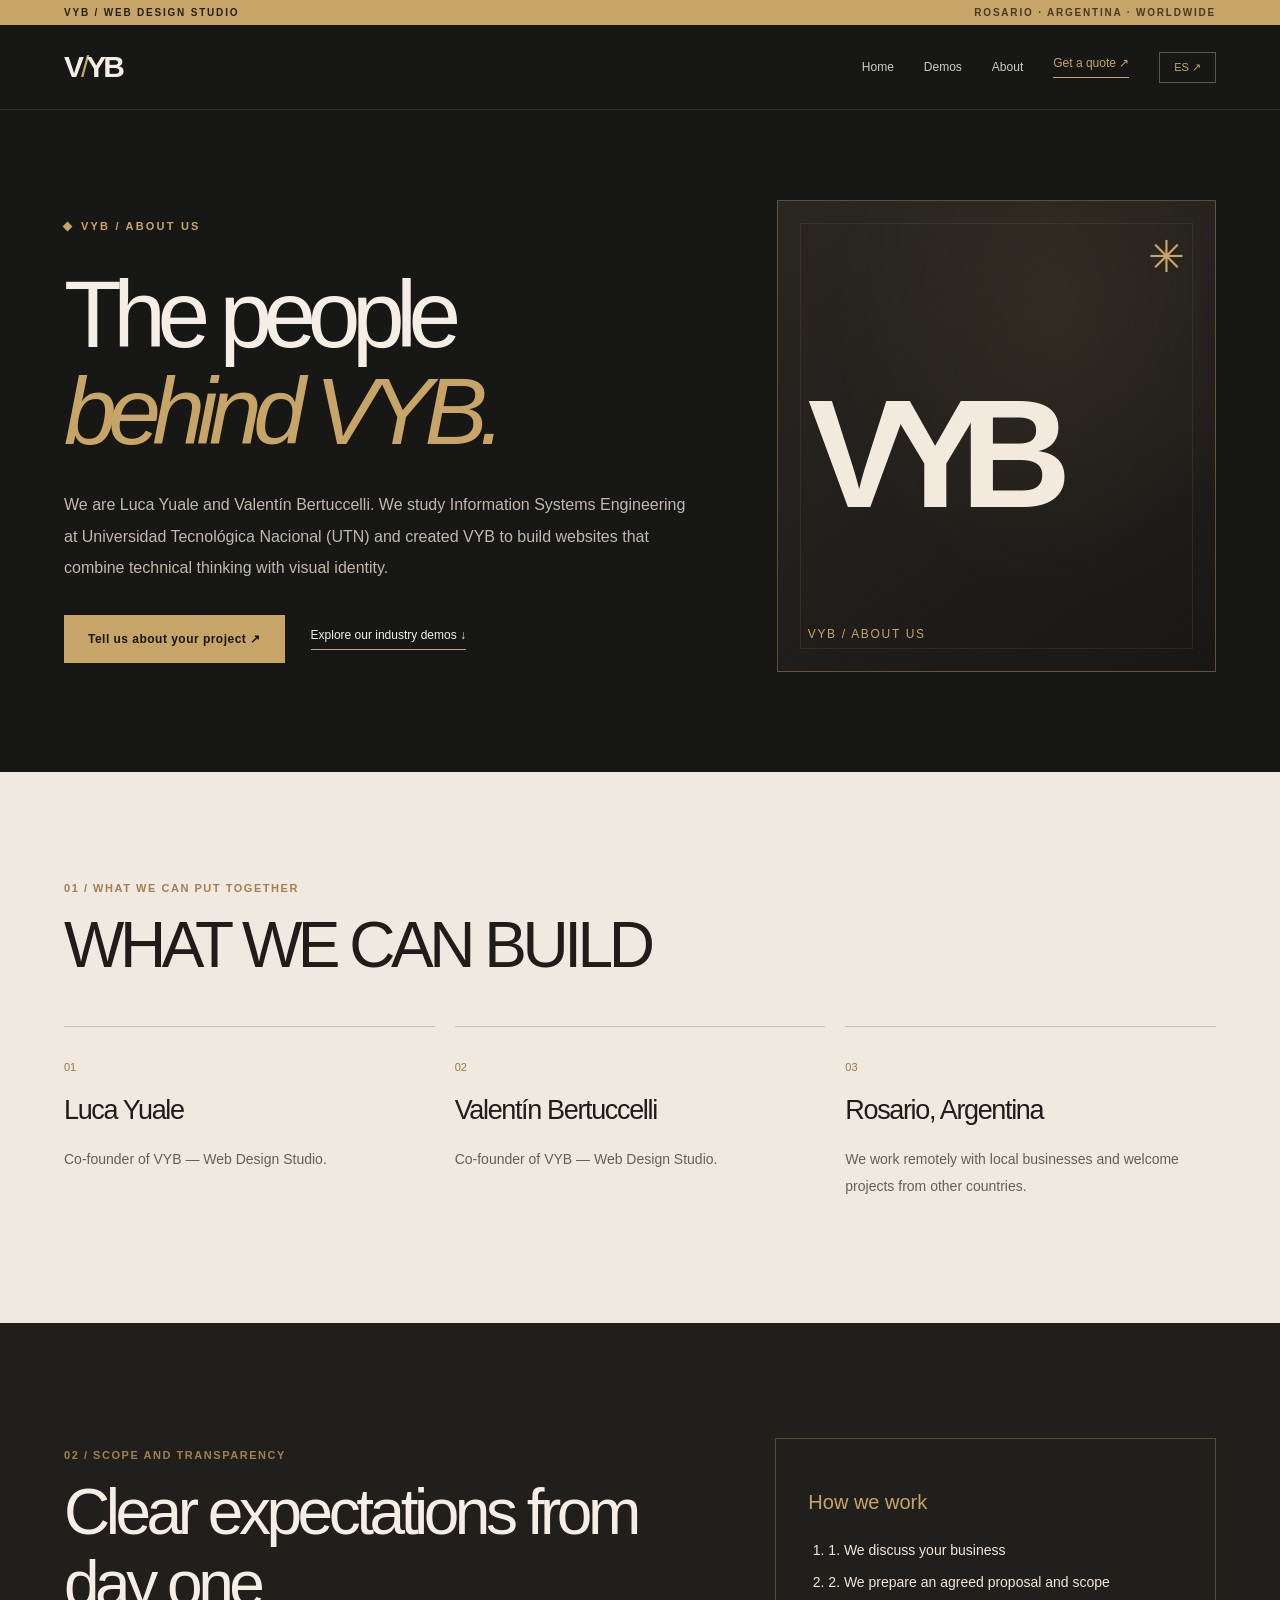
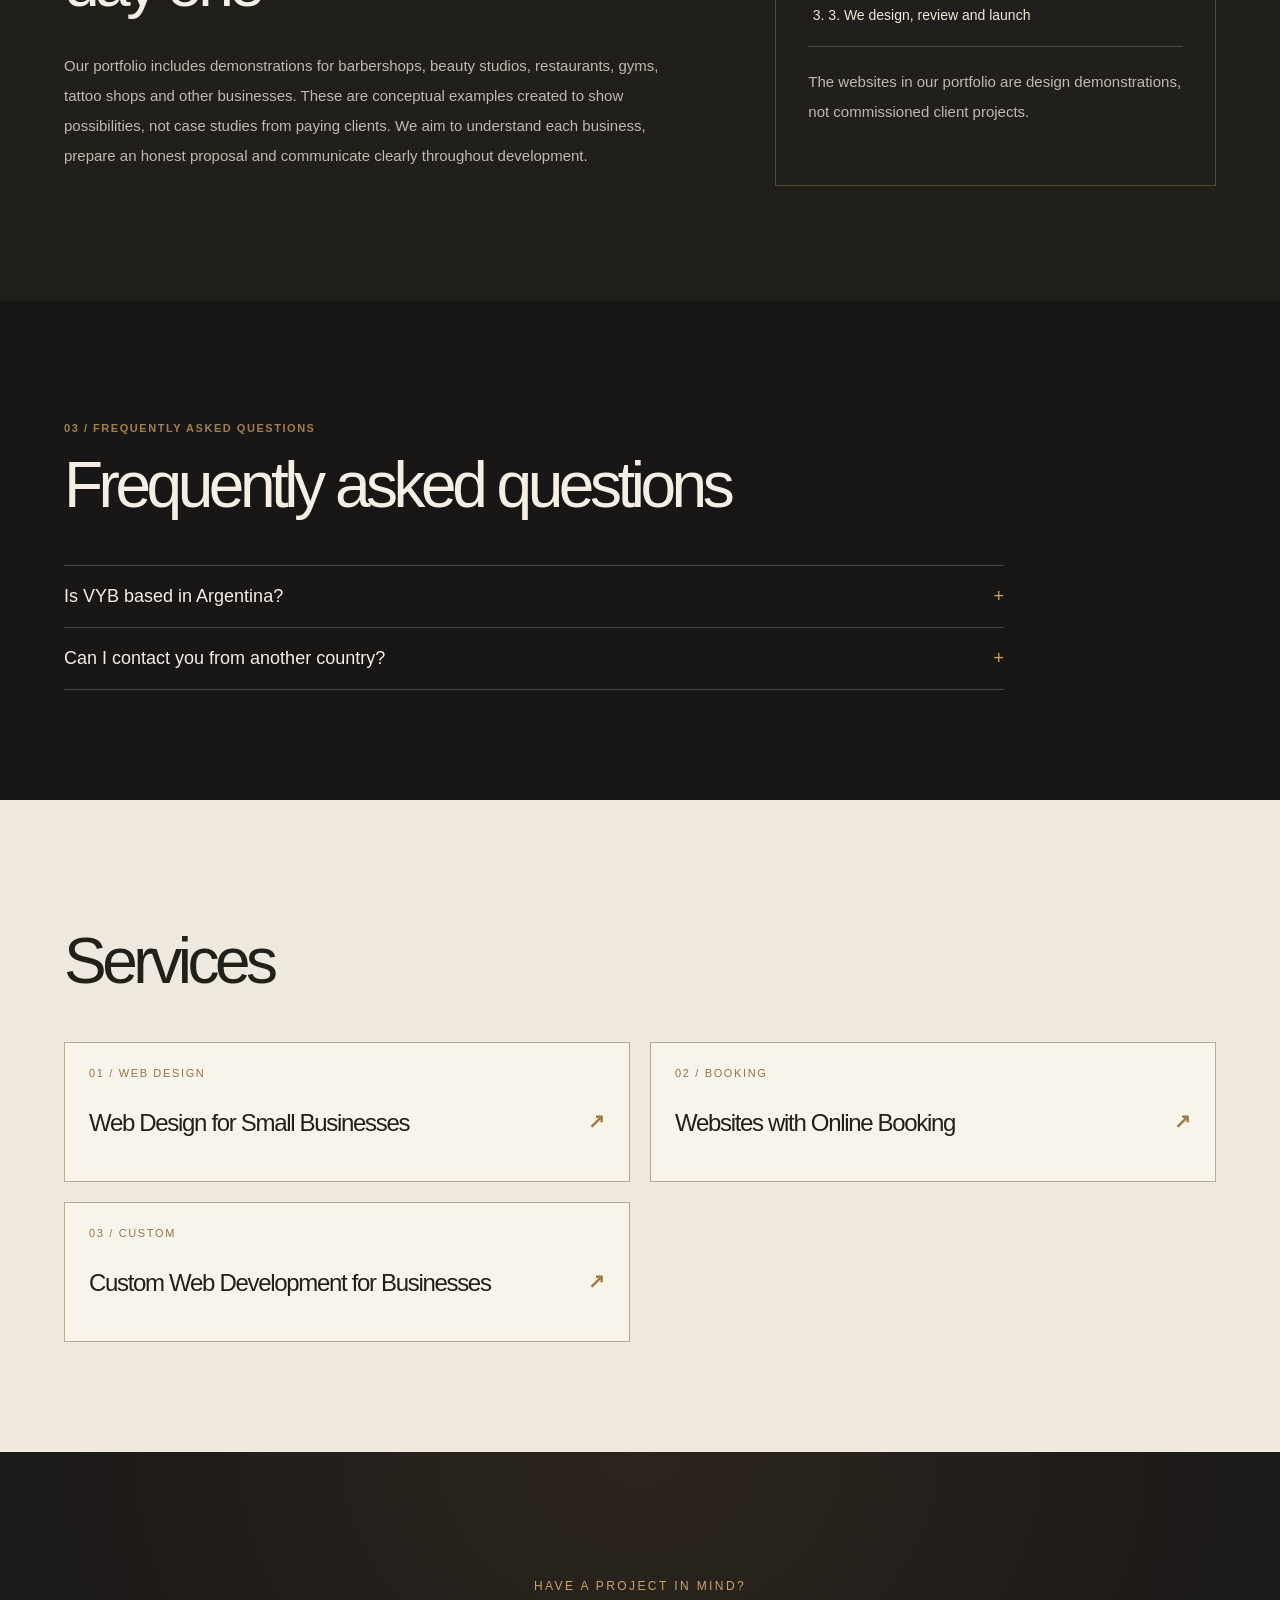
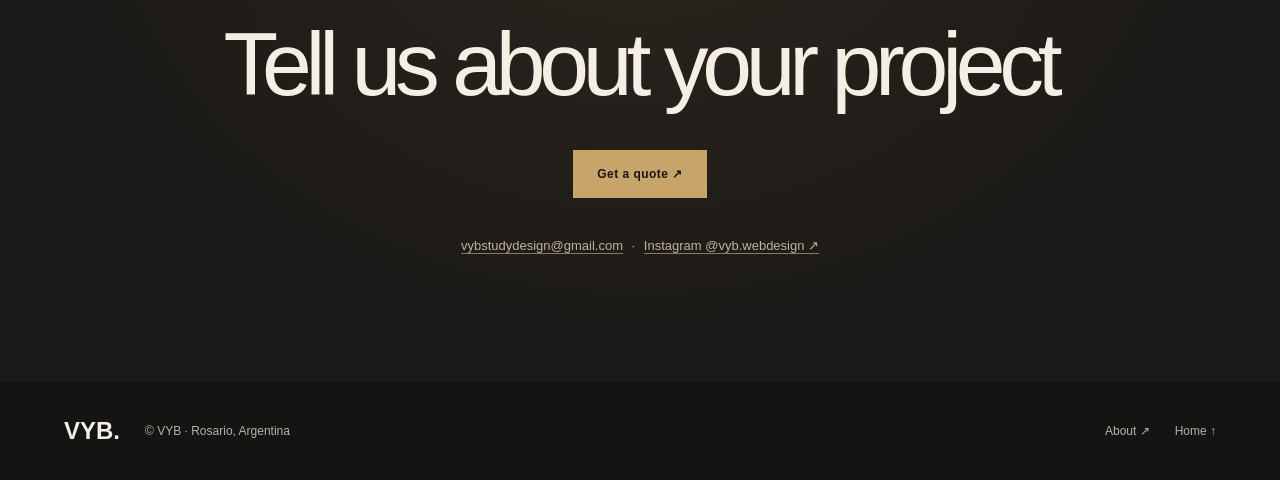
<file: en/about/index.html>
<!doctype html>
<html lang="en">
<head>
  <script src="/navigation.js"></script>
  <meta charset="utf-8">
  <meta name="viewport" content="width=device-width, initial-scale=1">
  <title>About VYB — Luca Yuale &amp; Valentín Bertuccelli</title>
  <meta name="description" content="Meet Luca Yuale and Valentín Bertuccelli, founders of VYB Web Design Studio in Rosario, Argentina and Systems Engineering students at UTN.">
  <meta name="robots" content="index,follow,max-image-preview:large">
  <meta name="theme-color" content="#171716">
  <link rel="canonical" href="https://vyb.vybstudydesign.workers.dev/en/about/">
  <link rel="alternate" hreflang="es" href="https://vyb.vybstudydesign.workers.dev/es/nosotros/">
  <link rel="alternate" hreflang="en" href="https://vyb.vybstudydesign.workers.dev/en/about/">
  <meta property="og:type" content="website">
  <meta property="og:site_name" content="VYB — Web Design Studio">
  <meta property="og:title" content="About VYB — Luca Yuale &amp; Valentín Bertuccelli">
  <meta property="og:description" content="Meet Luca Yuale and Valentín Bertuccelli, founders of VYB Web Design Studio in Rosario, Argentina and Systems Engineering students at UTN.">
  <meta property="og:url" content="https://vyb.vybstudydesign.workers.dev/en/about/">
  <meta property="og:image" content="https://vyb.vybstudydesign.workers.dev/assets/vyb-logo-email.png">
  <meta property="og:locale" content="en_US">
  <meta name="twitter:card" content="summary_large_image">
  <link rel="icon" href="/assets/favicon.svg" type="image/svg+xml">
  <link rel="stylesheet" href="/seo-pages.css">
  <script type="application/ld+json">{"@context":"https://schema.org","@type":"AboutPage","name":"About VYB — Luca Yuale & Valentín Bertuccelli","url":"https://vyb.vybstudydesign.workers.dev/en/about/","description":"Meet Luca Yuale and Valentín Bertuccelli, founders of VYB Web Design Studio in Rosario, Argentina and Systems Engineering students at UTN.","inLanguage":"en","isPartOf":{"@type":"WebSite","name":"VYB — Web Design Studio","url":"https://vyb.vybstudydesign.workers.dev/"},"publisher":{"@type":"Organization","name":"VYB — Web Design Studio","url":"https://vyb.vybstudydesign.workers.dev/"}}</script>
</head>
<body>
  <a class="sr-skip" href="#main">Skip to content</a>
  <div class="seo-topbar">VYB / WEB DESIGN STUDIO <span>ROSARIO · ARGENTINA · WORLDWIDE</span></div>
  <header class="seo-header">
    <a class="seo-logo" href="/" aria-label="VYB - Home">V<span>/</span>YB</a>
    <nav aria-label="Navigation"><a href="/">Home</a><a href="/#proyectos">Demos</a><a href="/en/about/">About</a><a class="seo-nav-cta" href="/#contacto">Get a quote ↗</a></nav>
    <a class="seo-language" lang="es" hreflang="es" href="/es/nosotros/" aria-label="Versión en español">ES ↗</a>
  </header>
  <main id="main">
    <section class="seo-hero">
      <div class="seo-hero-copy"><p class="seo-eyebrow"><span></span>VYB / ABOUT US</p><h1>The people<br><em>behind VYB.</em></h1><p class="seo-lede">We are Luca Yuale and Valentín Bertuccelli. We study Information Systems Engineering at Universidad Tecnológica Nacional (UTN) and created VYB to build websites that combine technical thinking with visual identity.</p>
        <div class="seo-buttons"><a class="seo-button" href="/#contacto">Tell us about your project ↗</a><a class="seo-text-link" href="/#proyectos">Explore our industry demos ↓</a></div></div>
      <div class="seo-hero-art" aria-hidden="true"><div class="seo-frame"><span class="seo-art-star">✳</span><span class="seo-art-vyb">VYB</span><span class="seo-art-number">VYB / ABOUT US</span><span class="seo-art-stripe"></span></div></div>
    </section>
    <section class="seo-features"><div class="seo-section-label">01 / What we can put together</div><h2>WHAT WE CAN BUILD</h2><div class="seo-feature-grid"><article class="seo-feature"><span>01</span><h3>Luca Yuale</h3><p>Co-founder of VYB — Web Design Studio.</p></article>
<article class="seo-feature"><span>02</span><h3>Valentín Bertuccelli</h3><p>Co-founder of VYB — Web Design Studio.</p></article>
<article class="seo-feature"><span>03</span><h3>Rosario, Argentina</h3><p>We work remotely with local businesses and welcome projects from other countries.</p></article></div></section>
    <section class="seo-process"><div><p class="seo-section-label">02 / Scope and transparency</p><h2>Clear expectations from day one</h2><p>Our portfolio includes demonstrations for barbershops, beauty studios, restaurants, gyms, tattoo shops and other businesses. These are conceptual examples created to show possibilities, not case studies from paying clients. We aim to understand each business, prepare an honest proposal and communicate clearly throughout development.</p></div><div class="seo-steps"><h3>How we work</h3><ol><li>1. We discuss your business</li>
<li>2. We prepare an agreed proposal and scope</li>
<li>3. We design, review and launch</li></ol><p class="seo-disclaimer">The websites in our portfolio are design demonstrations, not commissioned client projects.</p></div></section>
    <section class="seo-faq"><p class="seo-section-label">03 / Frequently asked questions</p><h2>Frequently asked questions</h2><div class="seo-faq-list"><details><summary>Is VYB based in Argentina?<span aria-hidden="true">+</span></summary><p>Yes. VYB is an independent web design studio founded in Rosario, Santa Fe, Argentina.</p></details>
<details><summary>Can I contact you from another country?<span aria-hidden="true">+</span></summary><p>Yes. We can discuss and quote remote projects for businesses in Argentina and abroad.</p></details></div></section>
    <section class="seo-related"><h2>Services</h2><div class="seo-related-grid"><a class="seo-service-link" href="/en/web-design/"><span>01 / WEB DESIGN</span><strong>Web Design for Small Businesses</strong><b aria-hidden="true">↗</b></a>
<a class="seo-service-link" href="/en/online-booking/"><span>02 / BOOKING</span><strong>Websites with Online Booking</strong><b aria-hidden="true">↗</b></a>
<a class="seo-service-link" href="/en/custom-web-development/"><span>03 / CUSTOM</span><strong>Custom Web Development for Businesses</strong><b aria-hidden="true">↗</b></a></div></section>
    <section class="seo-final"><p>Have a project in mind?</p><h2>Tell us about your project</h2><a class="seo-button" href="/#contacto">Get a quote ↗</a><p class="seo-mail"><a href="mailto:vybstudydesign@gmail.com">vybstudydesign@gmail.com</a> · <a href="https://www.instagram.com/vyb.webdesign/" rel="noopener noreferrer" target="_blank">Instagram @vyb.webdesign ↗</a></p></section>
  </main>
  <footer class="seo-footer"><a href="/">VYB.</a><span>© VYB · Rosario, Argentina</span><a href="/en/about/">About ↗</a><a href="/">Home ↑</a></footer>
</body>
</html>
</file>
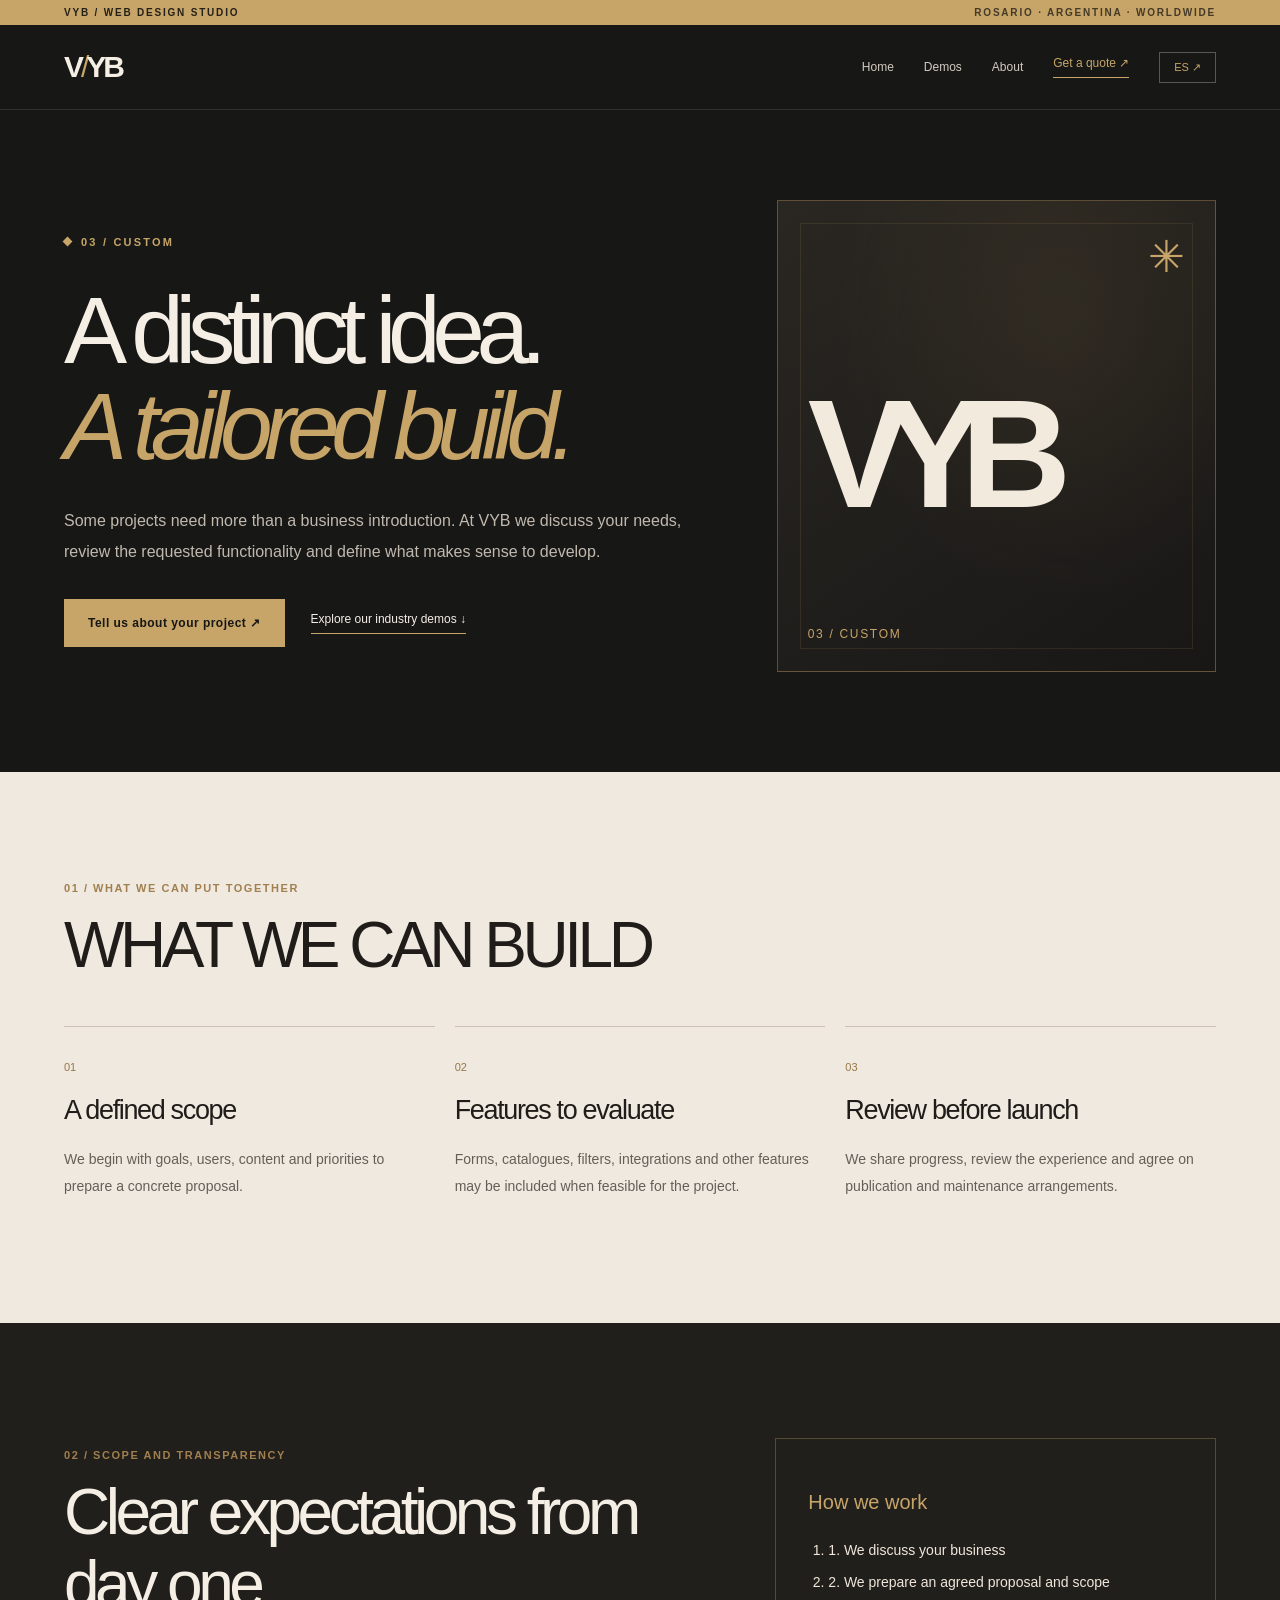
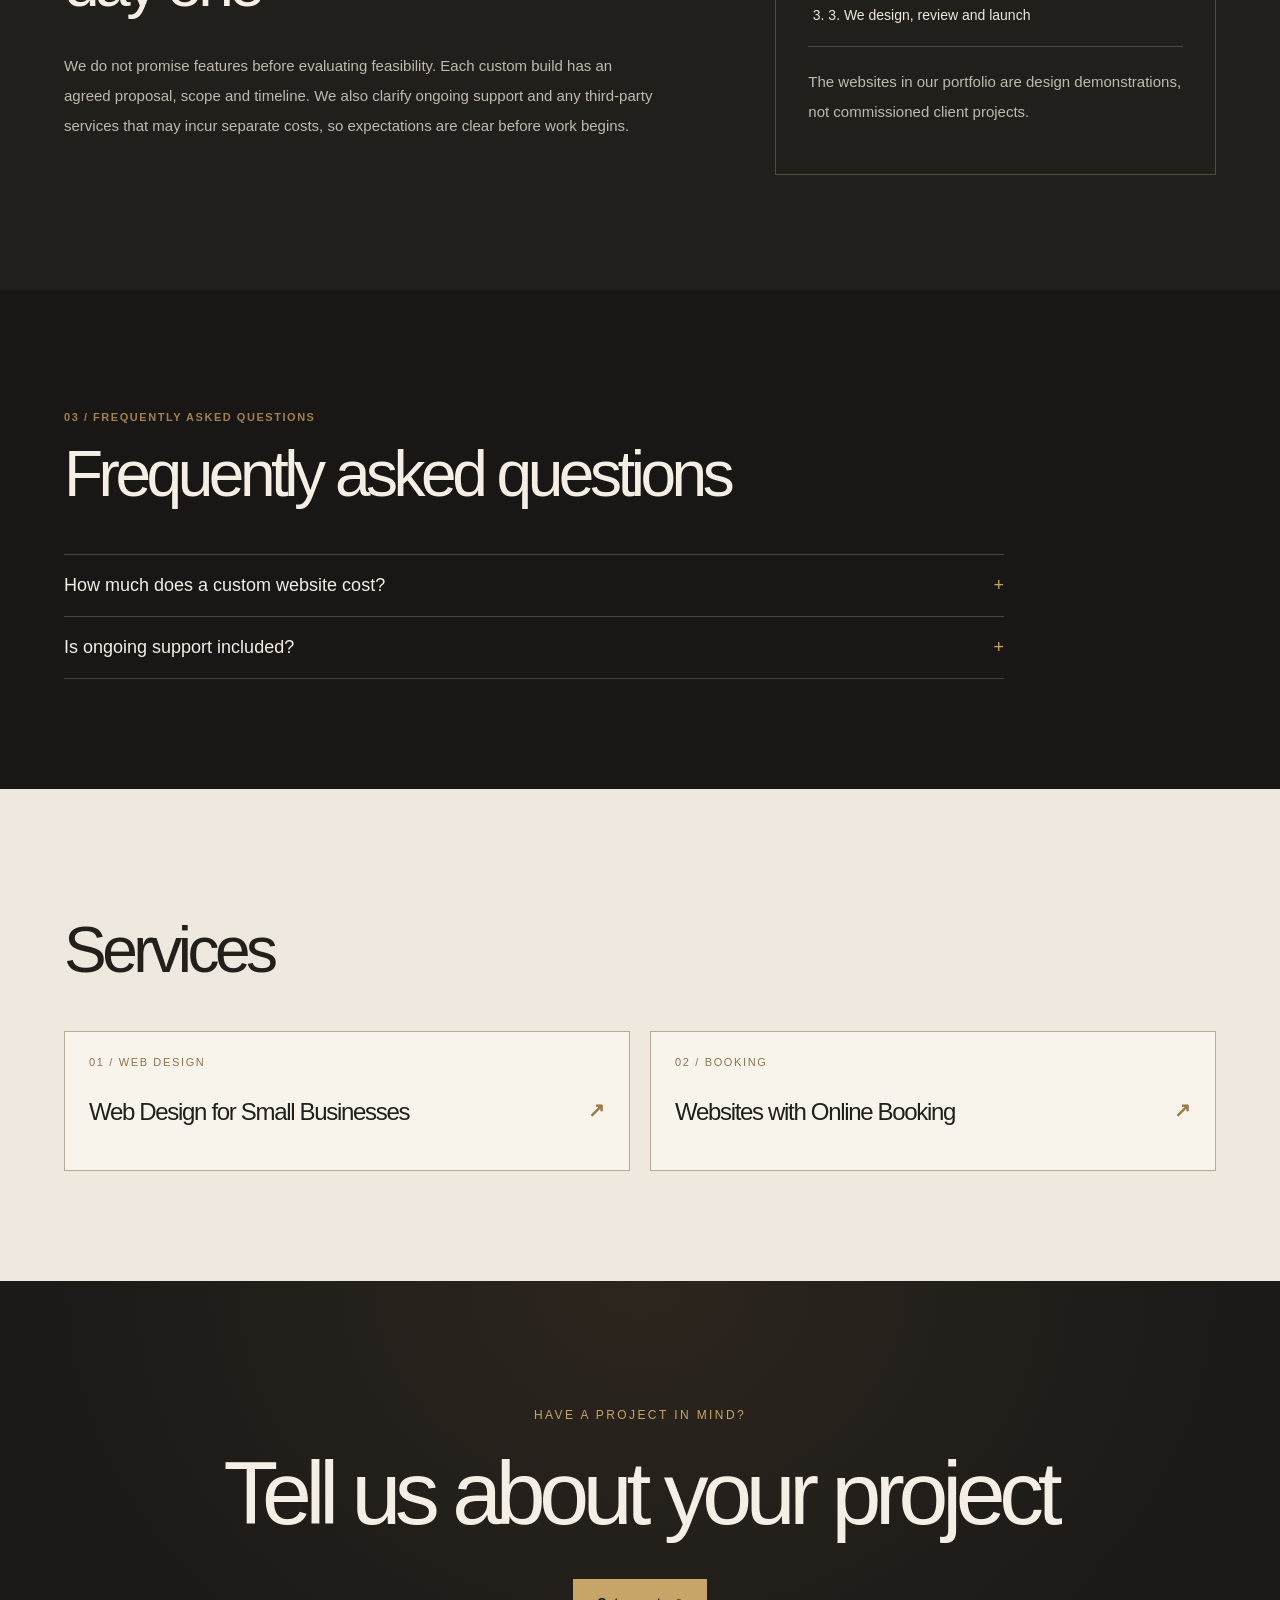
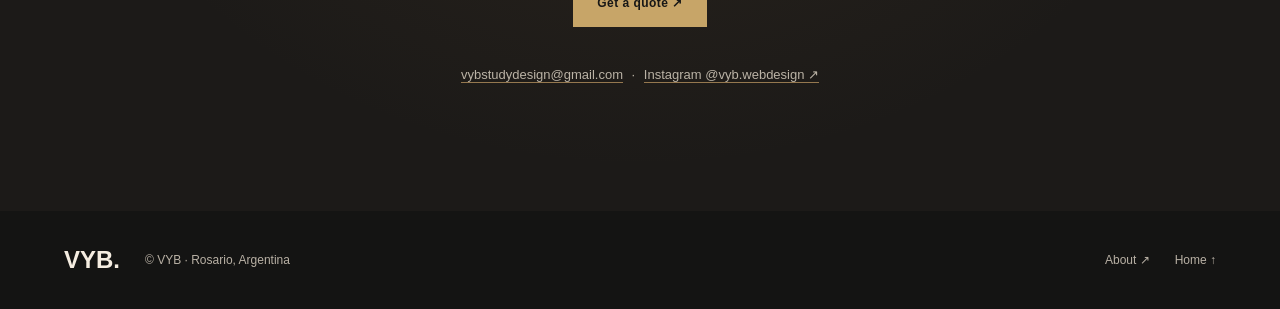
<file: en/custom-web-development/index.html>
<!doctype html>
<html lang="en">
<head>
  <script src="/navigation.js"></script>
  <meta charset="utf-8">
  <meta name="viewport" content="width=device-width, initial-scale=1">
  <title>Custom Web Development for Businesses | VYB</title>
  <meta name="description" content="Custom web development tailored to business needs. VYB defines site structure, functionality and integrations with a clear, agreed project scope.">
  <meta name="robots" content="index,follow,max-image-preview:large">
  <meta name="theme-color" content="#171716">
  <link rel="canonical" href="https://vyb.vybstudydesign.workers.dev/en/custom-web-development/">
  <link rel="alternate" hreflang="es" href="https://vyb.vybstudydesign.workers.dev/es/desarrollo-web-personalizado/">
  <link rel="alternate" hreflang="en" href="https://vyb.vybstudydesign.workers.dev/en/custom-web-development/">
  <meta property="og:type" content="website">
  <meta property="og:site_name" content="VYB — Web Design Studio">
  <meta property="og:title" content="Custom Web Development for Businesses | VYB">
  <meta property="og:description" content="Custom web development tailored to business needs. VYB defines site structure, functionality and integrations with a clear, agreed project scope.">
  <meta property="og:url" content="https://vyb.vybstudydesign.workers.dev/en/custom-web-development/">
  <meta property="og:image" content="https://vyb.vybstudydesign.workers.dev/assets/vyb-logo-email.png">
  <meta property="og:locale" content="en_US">
  <meta name="twitter:card" content="summary_large_image">
  <link rel="icon" href="/assets/favicon.svg" type="image/svg+xml">
  <link rel="stylesheet" href="/seo-pages.css">
  <script type="application/ld+json">{"@context":"https://schema.org","@type":"WebPage","name":"Custom Web Development for Businesses | VYB","url":"https://vyb.vybstudydesign.workers.dev/en/custom-web-development/","description":"Custom web development tailored to business needs. VYB defines site structure, functionality and integrations with a clear, agreed project scope.","inLanguage":"en","isPartOf":{"@type":"WebSite","name":"VYB — Web Design Studio","url":"https://vyb.vybstudydesign.workers.dev/"},"publisher":{"@type":"Organization","name":"VYB — Web Design Studio","url":"https://vyb.vybstudydesign.workers.dev/"},"about":{"@type":"Service","name":"Custom web development","provider":{"@type":"Organization","name":"VYB — Web Design Studio","url":"https://vyb.vybstudydesign.workers.dev/"},"serviceType":"Custom Web Development for Businesses | VYB","areaServed":"Worldwide"}}</script>
</head>
<body>
  <a class="sr-skip" href="#main">Skip to content</a>
  <div class="seo-topbar">VYB / WEB DESIGN STUDIO <span>ROSARIO · ARGENTINA · WORLDWIDE</span></div>
  <header class="seo-header">
    <a class="seo-logo" href="/" aria-label="VYB - Home">V<span>/</span>YB</a>
    <nav aria-label="Navigation"><a href="/">Home</a><a href="/#proyectos">Demos</a><a href="/en/about/">About</a><a class="seo-nav-cta" href="/#contacto">Get a quote ↗</a></nav>
    <a class="seo-language" lang="es" hreflang="es" href="/es/desarrollo-web-personalizado/" aria-label="Versión en español">ES ↗</a>
  </header>
  <main id="main">
    <section class="seo-hero">
      <div class="seo-hero-copy"><p class="seo-eyebrow"><span></span>03 / CUSTOM</p><h1>A distinct idea.<br><em>A tailored build.</em></h1><p class="seo-lede">Some projects need more than a business introduction. At VYB we discuss your needs, review the requested functionality and define what makes sense to develop.</p>
        <div class="seo-buttons"><a class="seo-button" href="/#contacto">Tell us about your project ↗</a><a class="seo-text-link" href="/#proyectos">Explore our industry demos ↓</a></div></div>
      <div class="seo-hero-art" aria-hidden="true"><div class="seo-frame"><span class="seo-art-star">✳</span><span class="seo-art-vyb">VYB</span><span class="seo-art-number">03 / CUSTOM</span><span class="seo-art-stripe"></span></div></div>
    </section>
    <section class="seo-features"><div class="seo-section-label">01 / What we can put together</div><h2>WHAT WE CAN BUILD</h2><div class="seo-feature-grid"><article class="seo-feature"><span>01</span><h3>A defined scope</h3><p>We begin with goals, users, content and priorities to prepare a concrete proposal.</p></article>
<article class="seo-feature"><span>02</span><h3>Features to evaluate</h3><p>Forms, catalogues, filters, integrations and other features may be included when feasible for the project.</p></article>
<article class="seo-feature"><span>03</span><h3>Review before launch</h3><p>We share progress, review the experience and agree on publication and maintenance arrangements.</p></article></div></section>
    <section class="seo-process"><div><p class="seo-section-label">02 / Scope and transparency</p><h2>Clear expectations from day one</h2><p>We do not promise features before evaluating feasibility. Each custom build has an agreed proposal, scope and timeline. We also clarify ongoing support and any third-party services that may incur separate costs, so expectations are clear before work begins.</p></div><div class="seo-steps"><h3>How we work</h3><ol><li>1. We discuss your business</li>
<li>2. We prepare an agreed proposal and scope</li>
<li>3. We design, review and launch</li></ol><p class="seo-disclaimer">The websites in our portfolio are design demonstrations, not commissioned client projects.</p></div></section>
    <section class="seo-faq"><p class="seo-section-label">03 / Frequently asked questions</p><h2>Frequently asked questions</h2><div class="seo-faq-list"><details><summary>How much does a custom website cost?<span aria-hidden="true">+</span></summary><p>Pricing depends on features, integrations, content and project scope. We prepare a quote before starting.</p></details>
<details><summary>Is ongoing support included?<span aria-hidden="true">+</span></summary><p>Support and hosting terms are specified in the proposal; we do not assume unagreed services are included.</p></details></div></section>
    <section class="seo-related"><h2>Services</h2><div class="seo-related-grid"><a class="seo-service-link" href="/en/web-design/"><span>01 / WEB DESIGN</span><strong>Web Design for Small Businesses</strong><b aria-hidden="true">↗</b></a>
<a class="seo-service-link" href="/en/online-booking/"><span>02 / BOOKING</span><strong>Websites with Online Booking</strong><b aria-hidden="true">↗</b></a></div></section>
    <section class="seo-final"><p>Have a project in mind?</p><h2>Tell us about your project</h2><a class="seo-button" href="/#contacto">Get a quote ↗</a><p class="seo-mail"><a href="mailto:vybstudydesign@gmail.com">vybstudydesign@gmail.com</a> · <a href="https://www.instagram.com/vyb.webdesign/" rel="noopener noreferrer" target="_blank">Instagram @vyb.webdesign ↗</a></p></section>
  </main>
  <footer class="seo-footer"><a href="/">VYB.</a><span>© VYB · Rosario, Argentina</span><a href="/en/about/">About ↗</a><a href="/">Home ↑</a></footer>
</body>
</html>
</file>
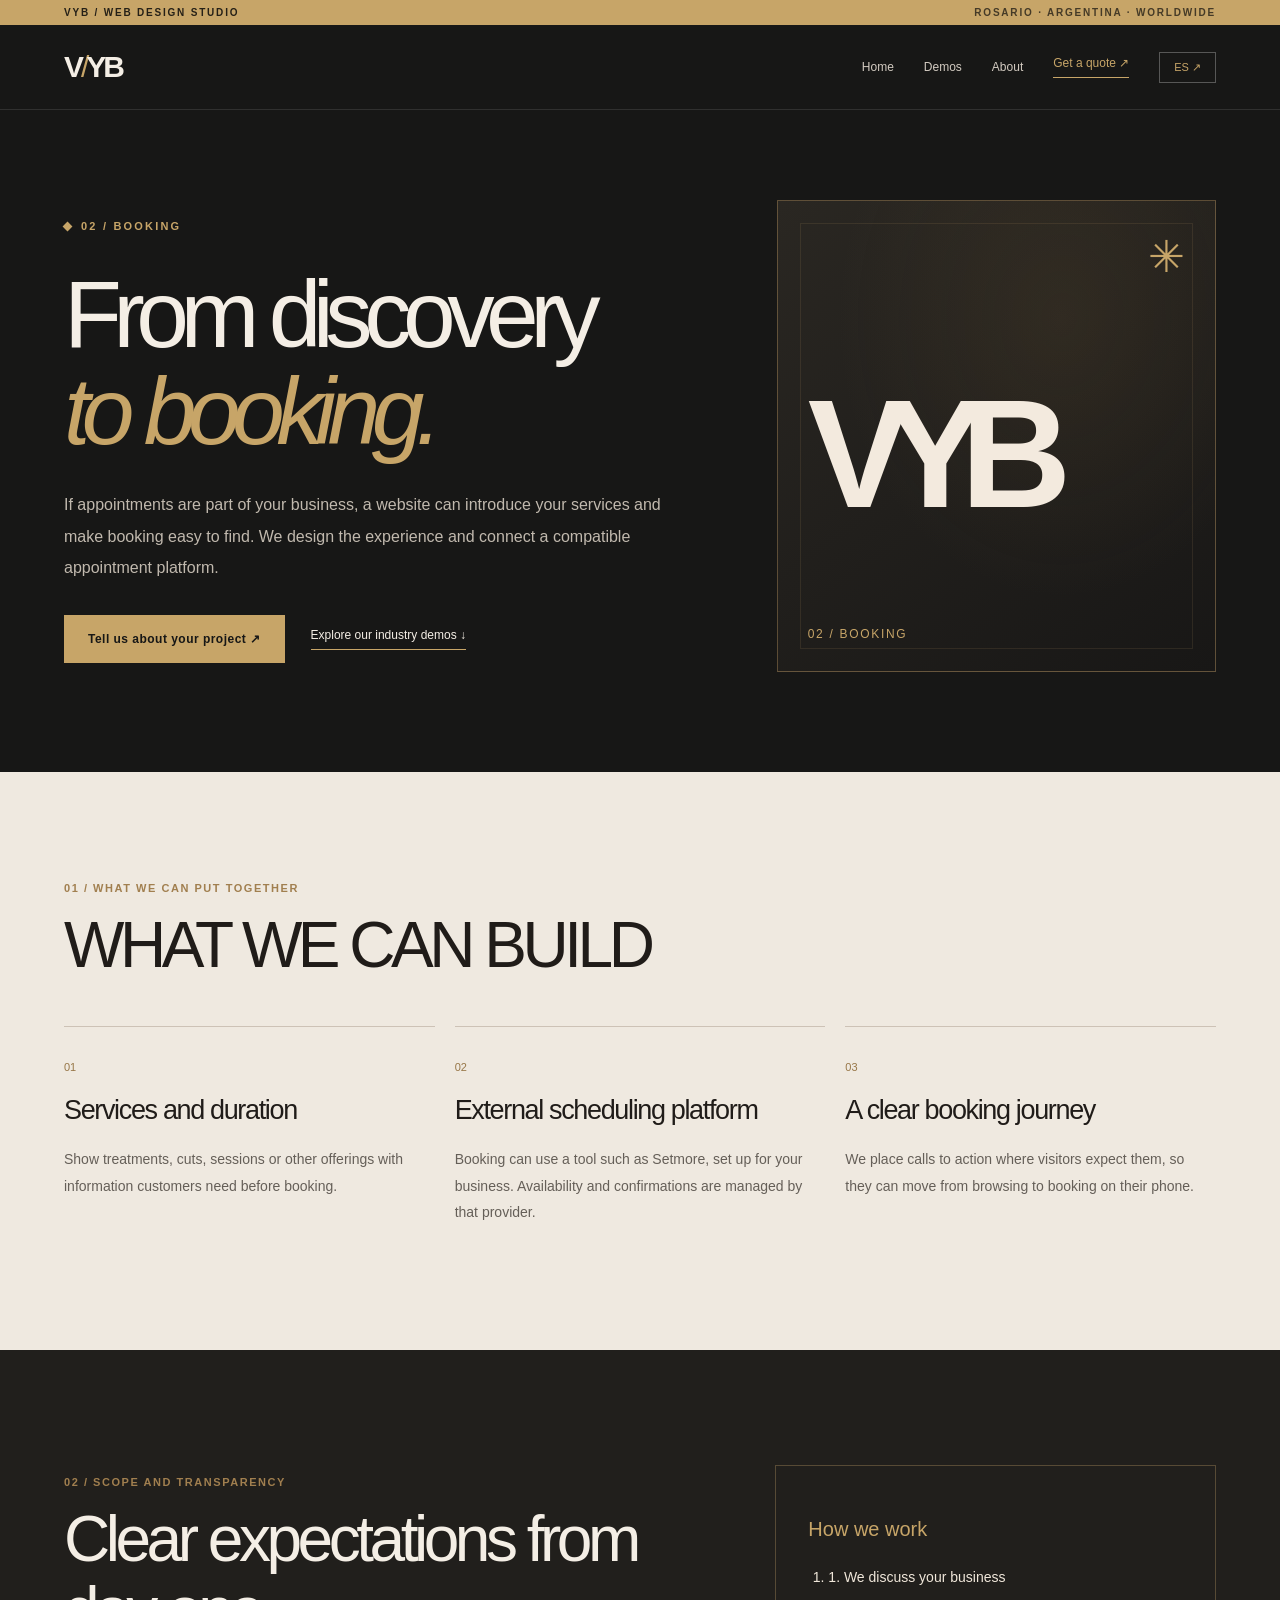
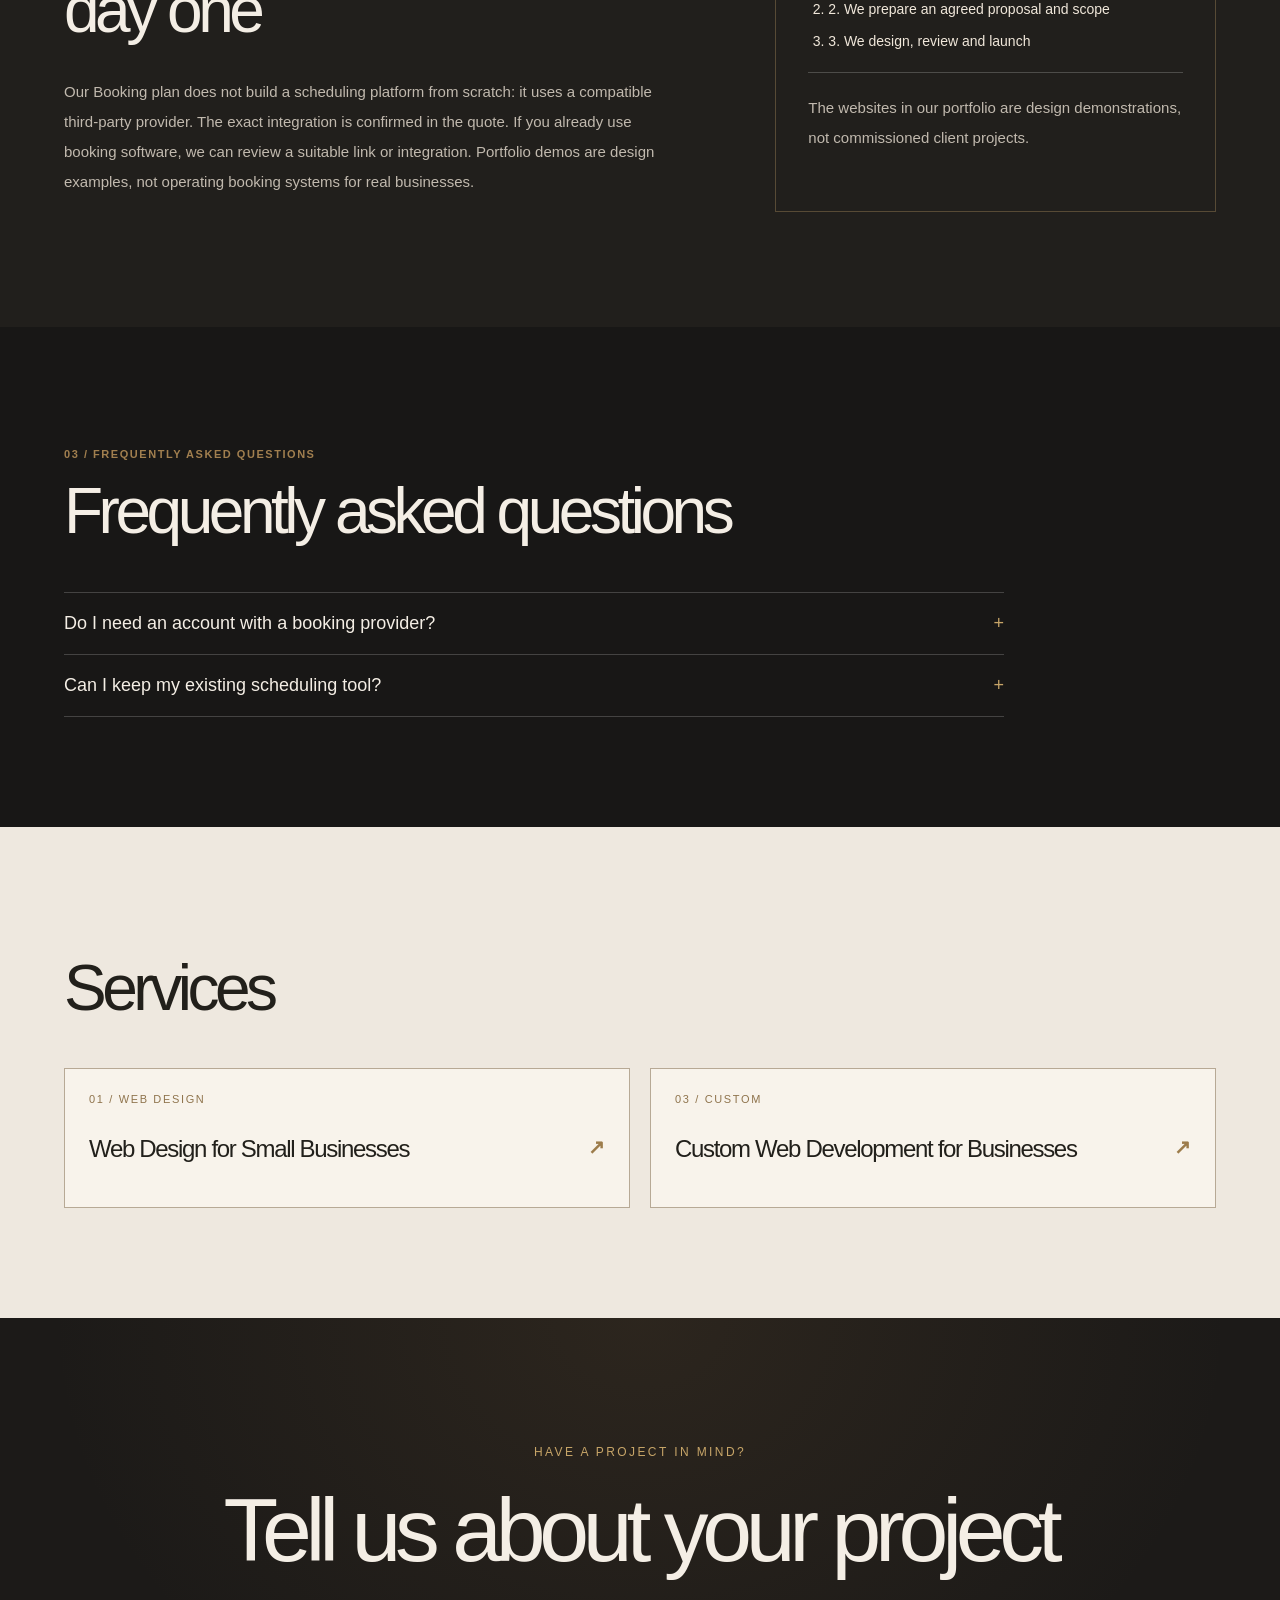
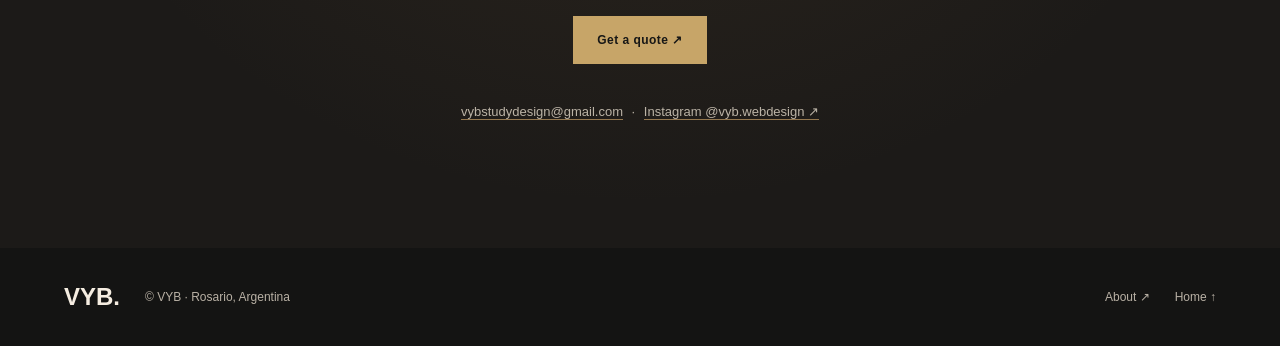
<file: en/online-booking/index.html>
<!doctype html>
<html lang="en">
<head>
  <script src="/navigation.js"></script>
  <meta charset="utf-8">
  <meta name="viewport" content="width=device-width, initial-scale=1">
  <title>Websites with Online Booking | VYB</title>
  <meta name="description" content="Online booking websites for barbershops, salons, fitness studios and more. VYB connects custom-designed sites to compatible external booking platforms.">
  <meta name="robots" content="index,follow,max-image-preview:large">
  <meta name="theme-color" content="#171716">
  <link rel="canonical" href="https://vyb.vybstudydesign.workers.dev/en/online-booking/">
  <link rel="alternate" hreflang="es" href="https://vyb.vybstudydesign.workers.dev/es/reservas-online/">
  <link rel="alternate" hreflang="en" href="https://vyb.vybstudydesign.workers.dev/en/online-booking/">
  <meta property="og:type" content="website">
  <meta property="og:site_name" content="VYB — Web Design Studio">
  <meta property="og:title" content="Websites with Online Booking | VYB">
  <meta property="og:description" content="Online booking websites for barbershops, salons, fitness studios and more. VYB connects custom-designed sites to compatible external booking platforms.">
  <meta property="og:url" content="https://vyb.vybstudydesign.workers.dev/en/online-booking/">
  <meta property="og:image" content="https://vyb.vybstudydesign.workers.dev/assets/vyb-logo-email.png">
  <meta property="og:locale" content="en_US">
  <meta name="twitter:card" content="summary_large_image">
  <link rel="icon" href="/assets/favicon.svg" type="image/svg+xml">
  <link rel="stylesheet" href="/seo-pages.css">
  <script type="application/ld+json">{"@context":"https://schema.org","@type":"WebPage","name":"Websites with Online Booking | VYB","url":"https://vyb.vybstudydesign.workers.dev/en/online-booking/","description":"Online booking websites for barbershops, salons, fitness studios and more. VYB connects custom-designed sites to compatible external booking platforms.","inLanguage":"en","isPartOf":{"@type":"WebSite","name":"VYB — Web Design Studio","url":"https://vyb.vybstudydesign.workers.dev/"},"publisher":{"@type":"Organization","name":"VYB — Web Design Studio","url":"https://vyb.vybstudydesign.workers.dev/"},"about":{"@type":"Service","name":"Online booking websites","provider":{"@type":"Organization","name":"VYB — Web Design Studio","url":"https://vyb.vybstudydesign.workers.dev/"},"serviceType":"Websites with Online Booking | VYB","areaServed":"Worldwide"}}</script>
</head>
<body>
  <a class="sr-skip" href="#main">Skip to content</a>
  <div class="seo-topbar">VYB / WEB DESIGN STUDIO <span>ROSARIO · ARGENTINA · WORLDWIDE</span></div>
  <header class="seo-header">
    <a class="seo-logo" href="/" aria-label="VYB - Home">V<span>/</span>YB</a>
    <nav aria-label="Navigation"><a href="/">Home</a><a href="/#proyectos">Demos</a><a href="/en/about/">About</a><a class="seo-nav-cta" href="/#contacto">Get a quote ↗</a></nav>
    <a class="seo-language" lang="es" hreflang="es" href="/es/reservas-online/" aria-label="Versión en español">ES ↗</a>
  </header>
  <main id="main">
    <section class="seo-hero">
      <div class="seo-hero-copy"><p class="seo-eyebrow"><span></span>02 / BOOKING</p><h1>From discovery<br><em>to booking.</em></h1><p class="seo-lede">If appointments are part of your business, a website can introduce your services and make booking easy to find. We design the experience and connect a compatible appointment platform.</p>
        <div class="seo-buttons"><a class="seo-button" href="/#contacto">Tell us about your project ↗</a><a class="seo-text-link" href="/#proyectos">Explore our industry demos ↓</a></div></div>
      <div class="seo-hero-art" aria-hidden="true"><div class="seo-frame"><span class="seo-art-star">✳</span><span class="seo-art-vyb">VYB</span><span class="seo-art-number">02 / BOOKING</span><span class="seo-art-stripe"></span></div></div>
    </section>
    <section class="seo-features"><div class="seo-section-label">01 / What we can put together</div><h2>WHAT WE CAN BUILD</h2><div class="seo-feature-grid"><article class="seo-feature"><span>01</span><h3>Services and duration</h3><p>Show treatments, cuts, sessions or other offerings with information customers need before booking.</p></article>
<article class="seo-feature"><span>02</span><h3>External scheduling platform</h3><p>Booking can use a tool such as Setmore, set up for your business. Availability and confirmations are managed by that provider.</p></article>
<article class="seo-feature"><span>03</span><h3>A clear booking journey</h3><p>We place calls to action where visitors expect them, so they can move from browsing to booking on their phone.</p></article></div></section>
    <section class="seo-process"><div><p class="seo-section-label">02 / Scope and transparency</p><h2>Clear expectations from day one</h2><p>Our Booking plan does not build a scheduling platform from scratch: it uses a compatible third-party provider. The exact integration is confirmed in the quote. If you already use booking software, we can review a suitable link or integration. Portfolio demos are design examples, not operating booking systems for real businesses.</p></div><div class="seo-steps"><h3>How we work</h3><ol><li>1. We discuss your business</li>
<li>2. We prepare an agreed proposal and scope</li>
<li>3. We design, review and launch</li></ol><p class="seo-disclaimer">The websites in our portfolio are design demonstrations, not commissioned client projects.</p></div></section>
    <section class="seo-faq"><p class="seo-section-label">03 / Frequently asked questions</p><h2>Frequently asked questions</h2><div class="seo-faq-list"><details><summary>Do I need an account with a booking provider?<span aria-hidden="true">+</span></summary><p>This depends on the chosen service. We explain any external account or setup needed.</p></details>
<details><summary>Can I keep my existing scheduling tool?<span aria-hidden="true">+</span></summary><p>We can check whether it supports a suitable link or integration before agreeing the scope.</p></details></div></section>
    <section class="seo-related"><h2>Services</h2><div class="seo-related-grid"><a class="seo-service-link" href="/en/web-design/"><span>01 / WEB DESIGN</span><strong>Web Design for Small Businesses</strong><b aria-hidden="true">↗</b></a>
<a class="seo-service-link" href="/en/custom-web-development/"><span>03 / CUSTOM</span><strong>Custom Web Development for Businesses</strong><b aria-hidden="true">↗</b></a></div></section>
    <section class="seo-final"><p>Have a project in mind?</p><h2>Tell us about your project</h2><a class="seo-button" href="/#contacto">Get a quote ↗</a><p class="seo-mail"><a href="mailto:vybstudydesign@gmail.com">vybstudydesign@gmail.com</a> · <a href="https://www.instagram.com/vyb.webdesign/" rel="noopener noreferrer" target="_blank">Instagram @vyb.webdesign ↗</a></p></section>
  </main>
  <footer class="seo-footer"><a href="/">VYB.</a><span>© VYB · Rosario, Argentina</span><a href="/en/about/">About ↗</a><a href="/">Home ↑</a></footer>
</body>
</html>
</file>
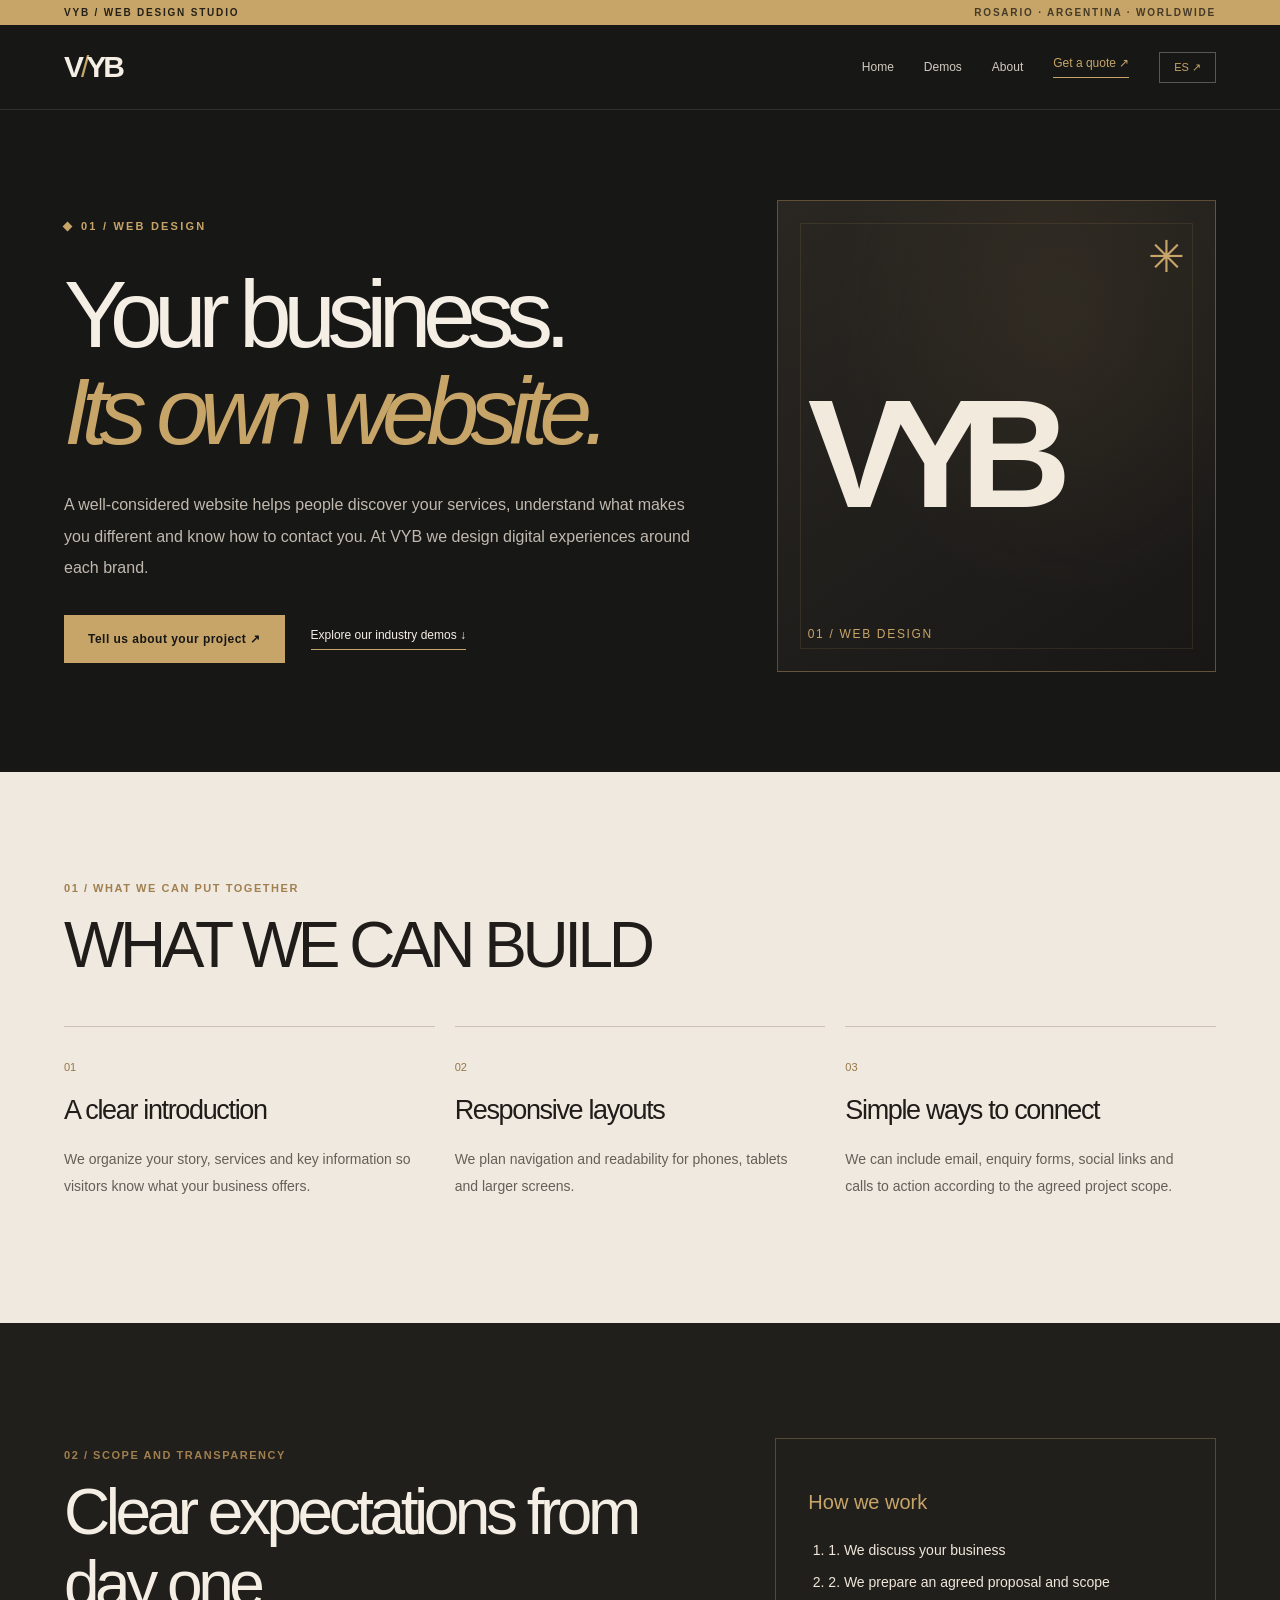
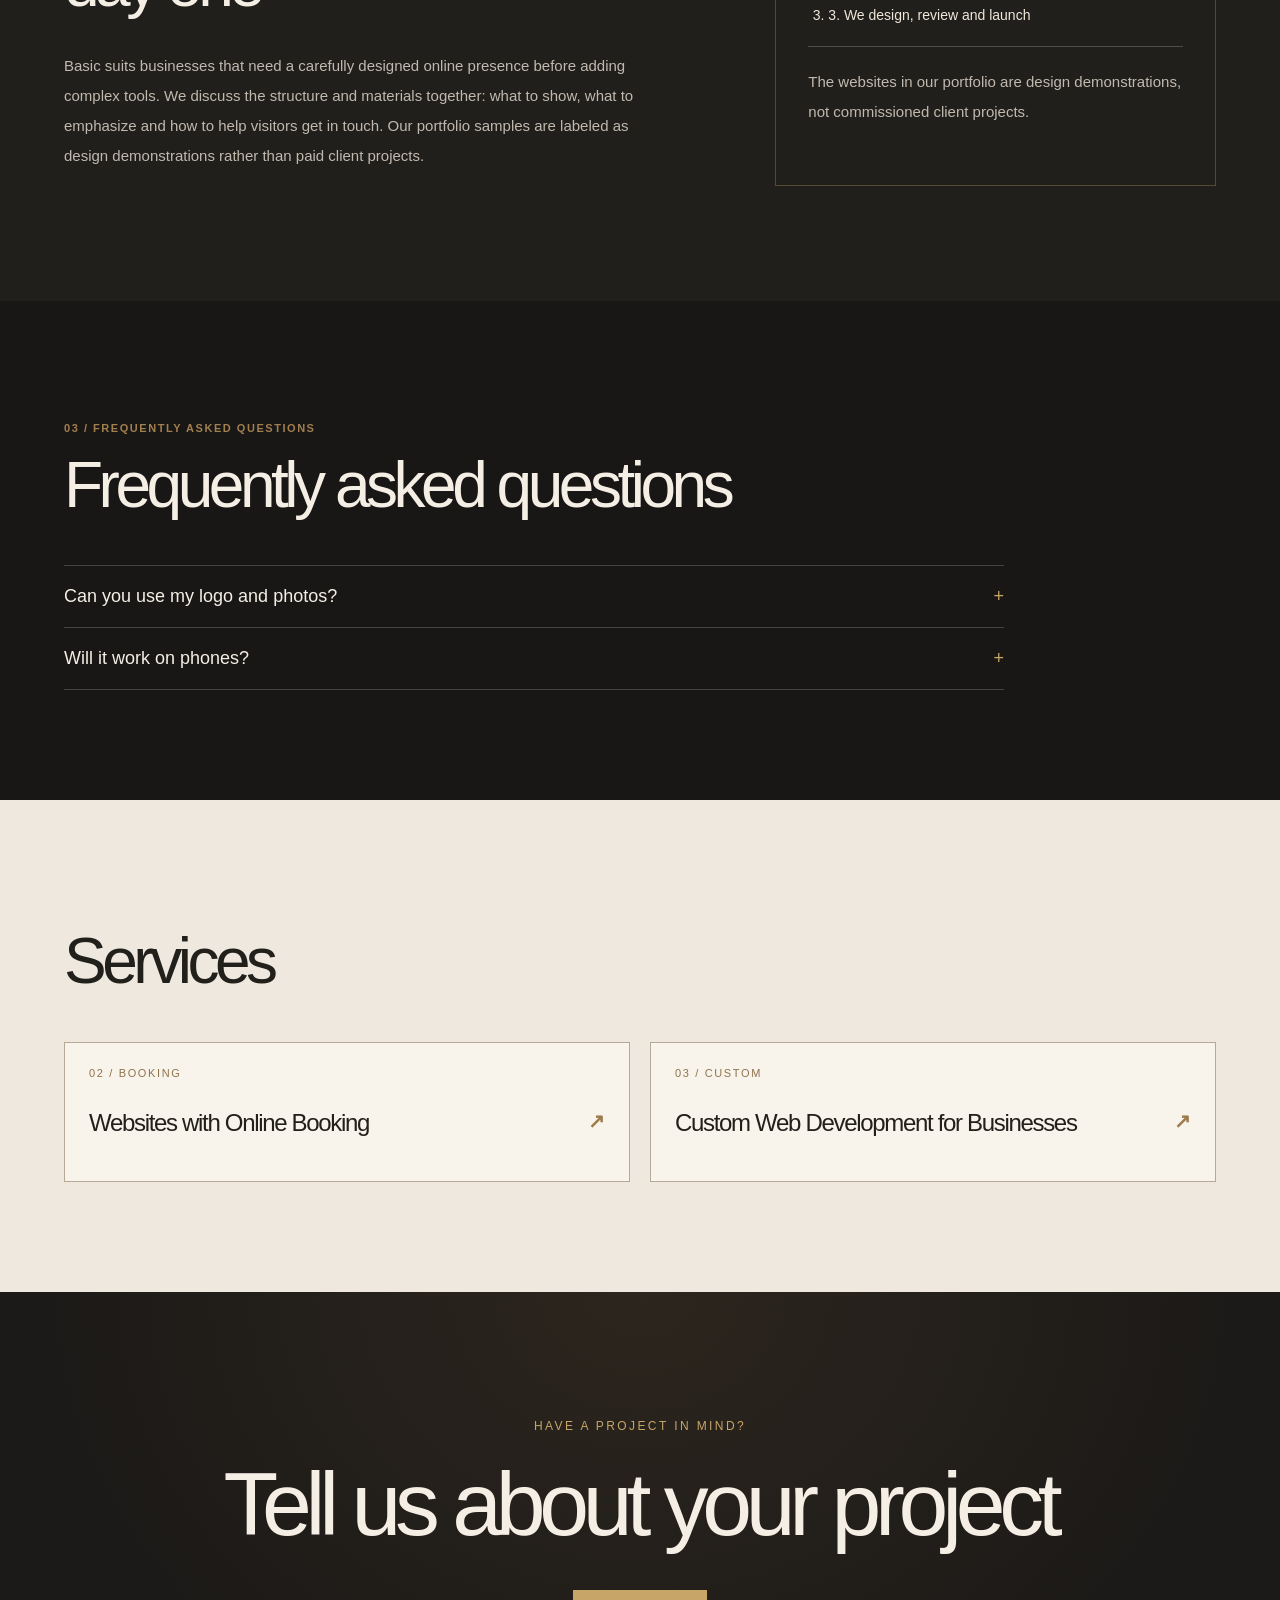
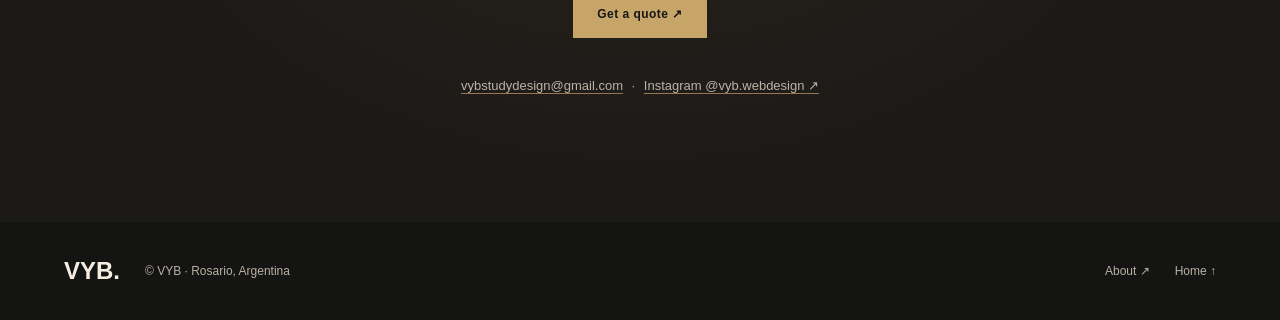
<file: en/web-design/index.html>
<!doctype html>
<html lang="en">
<head>
  <script src="/navigation.js"></script>
  <meta charset="utf-8">
  <meta name="viewport" content="width=device-width, initial-scale=1">
  <title>Web Design for Small Businesses | VYB</title>
  <meta name="description" content="VYB designs responsive websites for small businesses, with clear services, brand identity and contact options. Explore our Basic web design approach.">
  <meta name="robots" content="index,follow,max-image-preview:large">
  <meta name="theme-color" content="#171716">
  <link rel="canonical" href="https://vyb.vybstudydesign.workers.dev/en/web-design/">
  <link rel="alternate" hreflang="es" href="https://vyb.vybstudydesign.workers.dev/es/diseno-web/">
  <link rel="alternate" hreflang="en" href="https://vyb.vybstudydesign.workers.dev/en/web-design/">
  <meta property="og:type" content="website">
  <meta property="og:site_name" content="VYB — Web Design Studio">
  <meta property="og:title" content="Web Design for Small Businesses | VYB">
  <meta property="og:description" content="VYB designs responsive websites for small businesses, with clear services, brand identity and contact options. Explore our Basic web design approach.">
  <meta property="og:url" content="https://vyb.vybstudydesign.workers.dev/en/web-design/">
  <meta property="og:image" content="https://vyb.vybstudydesign.workers.dev/assets/vyb-logo-email.png">
  <meta property="og:locale" content="en_US">
  <meta name="twitter:card" content="summary_large_image">
  <link rel="icon" href="/assets/favicon.svg" type="image/svg+xml">
  <link rel="stylesheet" href="/seo-pages.css">
  <script type="application/ld+json">{"@context":"https://schema.org","@type":"WebPage","name":"Web Design for Small Businesses | VYB","url":"https://vyb.vybstudydesign.workers.dev/en/web-design/","description":"VYB designs responsive websites for small businesses, with clear services, brand identity and contact options. Explore our Basic web design approach.","inLanguage":"en","isPartOf":{"@type":"WebSite","name":"VYB — Web Design Studio","url":"https://vyb.vybstudydesign.workers.dev/"},"publisher":{"@type":"Organization","name":"VYB — Web Design Studio","url":"https://vyb.vybstudydesign.workers.dev/"},"about":{"@type":"Service","name":"Small business web design","provider":{"@type":"Organization","name":"VYB — Web Design Studio","url":"https://vyb.vybstudydesign.workers.dev/"},"serviceType":"Web Design for Small Businesses | VYB","areaServed":"Worldwide"}}</script>
</head>
<body>
  <a class="sr-skip" href="#main">Skip to content</a>
  <div class="seo-topbar">VYB / WEB DESIGN STUDIO <span>ROSARIO · ARGENTINA · WORLDWIDE</span></div>
  <header class="seo-header">
    <a class="seo-logo" href="/" aria-label="VYB - Home">V<span>/</span>YB</a>
    <nav aria-label="Navigation"><a href="/">Home</a><a href="/#proyectos">Demos</a><a href="/en/about/">About</a><a class="seo-nav-cta" href="/#contacto">Get a quote ↗</a></nav>
    <a class="seo-language" lang="es" hreflang="es" href="/es/diseno-web/" aria-label="Versión en español">ES ↗</a>
  </header>
  <main id="main">
    <section class="seo-hero">
      <div class="seo-hero-copy"><p class="seo-eyebrow"><span></span>01 / WEB DESIGN</p><h1>Your business.<br><em>Its own website.</em></h1><p class="seo-lede">A well-considered website helps people discover your services, understand what makes you different and know how to contact you. At VYB we design digital experiences around each brand.</p>
        <div class="seo-buttons"><a class="seo-button" href="/#contacto">Tell us about your project ↗</a><a class="seo-text-link" href="/#proyectos">Explore our industry demos ↓</a></div></div>
      <div class="seo-hero-art" aria-hidden="true"><div class="seo-frame"><span class="seo-art-star">✳</span><span class="seo-art-vyb">VYB</span><span class="seo-art-number">01 / WEB DESIGN</span><span class="seo-art-stripe"></span></div></div>
    </section>
    <section class="seo-features"><div class="seo-section-label">01 / What we can put together</div><h2>WHAT WE CAN BUILD</h2><div class="seo-feature-grid"><article class="seo-feature"><span>01</span><h3>A clear introduction</h3><p>We organize your story, services and key information so visitors know what your business offers.</p></article>
<article class="seo-feature"><span>02</span><h3>Responsive layouts</h3><p>We plan navigation and readability for phones, tablets and larger screens.</p></article>
<article class="seo-feature"><span>03</span><h3>Simple ways to connect</h3><p>We can include email, enquiry forms, social links and calls to action according to the agreed project scope.</p></article></div></section>
    <section class="seo-process"><div><p class="seo-section-label">02 / Scope and transparency</p><h2>Clear expectations from day one</h2><p>Basic suits businesses that need a carefully designed online presence before adding complex tools. We discuss the structure and materials together: what to show, what to emphasize and how to help visitors get in touch. Our portfolio samples are labeled as design demonstrations rather than paid client projects.</p></div><div class="seo-steps"><h3>How we work</h3><ol><li>1. We discuss your business</li>
<li>2. We prepare an agreed proposal and scope</li>
<li>3. We design, review and launch</li></ol><p class="seo-disclaimer">The websites in our portfolio are design demonstrations, not commissioned client projects.</p></div></section>
    <section class="seo-faq"><p class="seo-section-label">03 / Frequently asked questions</p><h2>Frequently asked questions</h2><div class="seo-faq-list"><details><summary>Can you use my logo and photos?<span aria-hidden="true">+</span></summary><p>Yes, we can work with your branding and material you have permission to publish.</p></details>
<details><summary>Will it work on phones?<span aria-hidden="true">+</span></summary><p>We design for different screen sizes and review readability and navigation.</p></details></div></section>
    <section class="seo-related"><h2>Services</h2><div class="seo-related-grid"><a class="seo-service-link" href="/en/online-booking/"><span>02 / BOOKING</span><strong>Websites with Online Booking</strong><b aria-hidden="true">↗</b></a>
<a class="seo-service-link" href="/en/custom-web-development/"><span>03 / CUSTOM</span><strong>Custom Web Development for Businesses</strong><b aria-hidden="true">↗</b></a></div></section>
    <section class="seo-final"><p>Have a project in mind?</p><h2>Tell us about your project</h2><a class="seo-button" href="/#contacto">Get a quote ↗</a><p class="seo-mail"><a href="mailto:vybstudydesign@gmail.com">vybstudydesign@gmail.com</a> · <a href="https://www.instagram.com/vyb.webdesign/" rel="noopener noreferrer" target="_blank">Instagram @vyb.webdesign ↗</a></p></section>
  </main>
  <footer class="seo-footer"><a href="/">VYB.</a><span>© VYB · Rosario, Argentina</span><a href="/en/about/">About ↗</a><a href="/">Home ↑</a></footer>
</body>
</html>
</file>
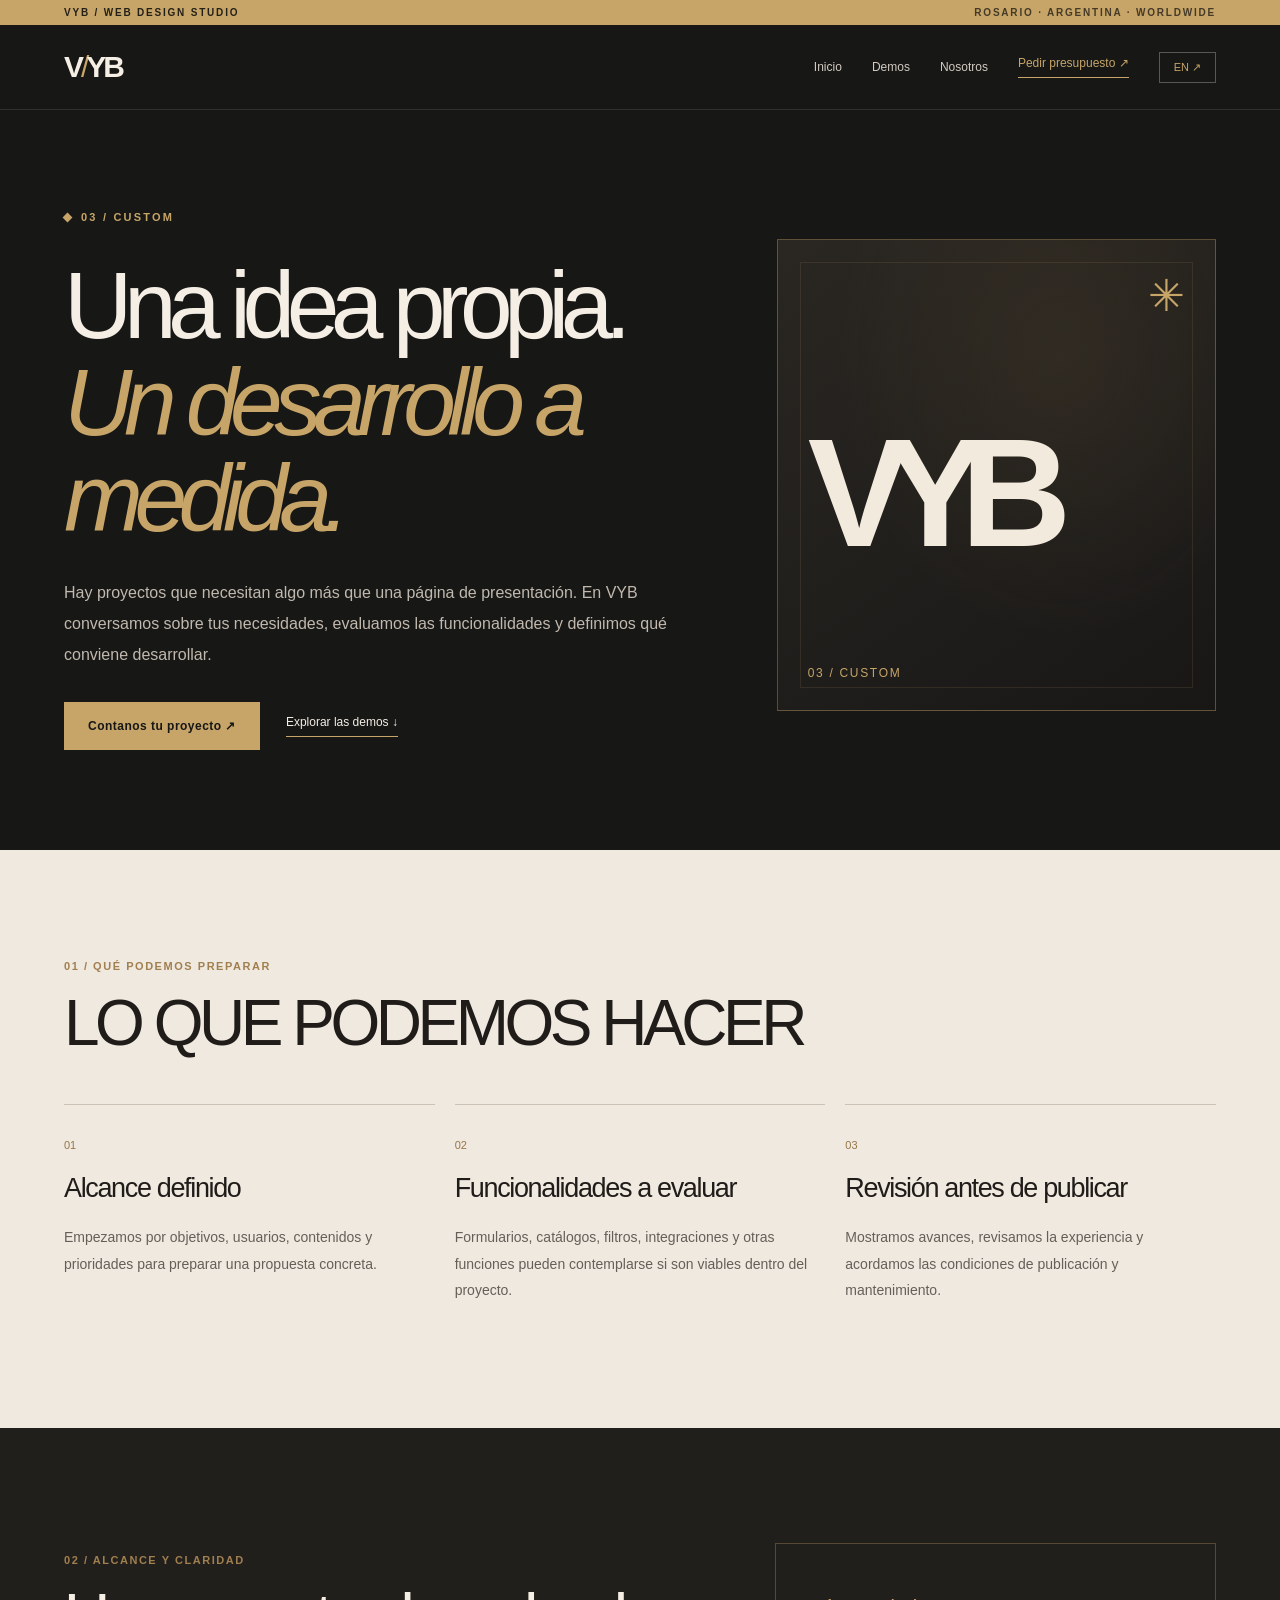
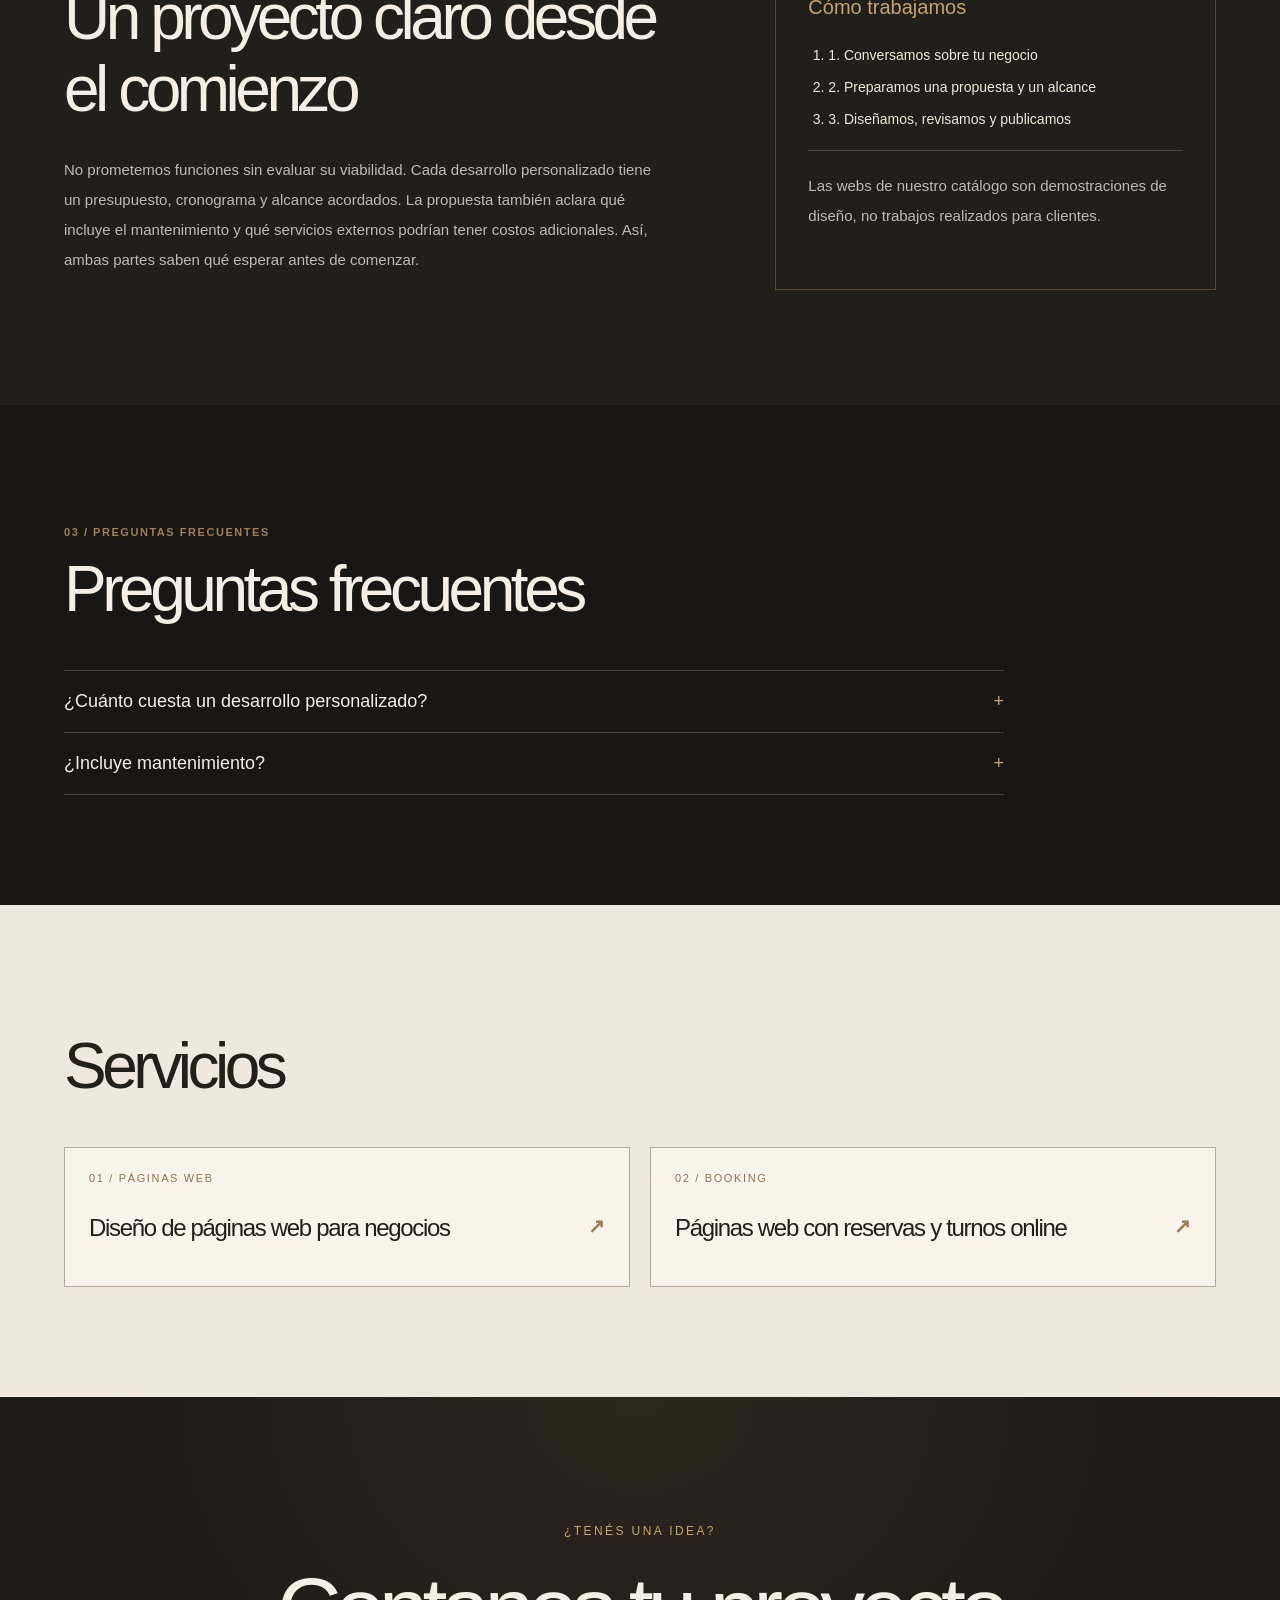
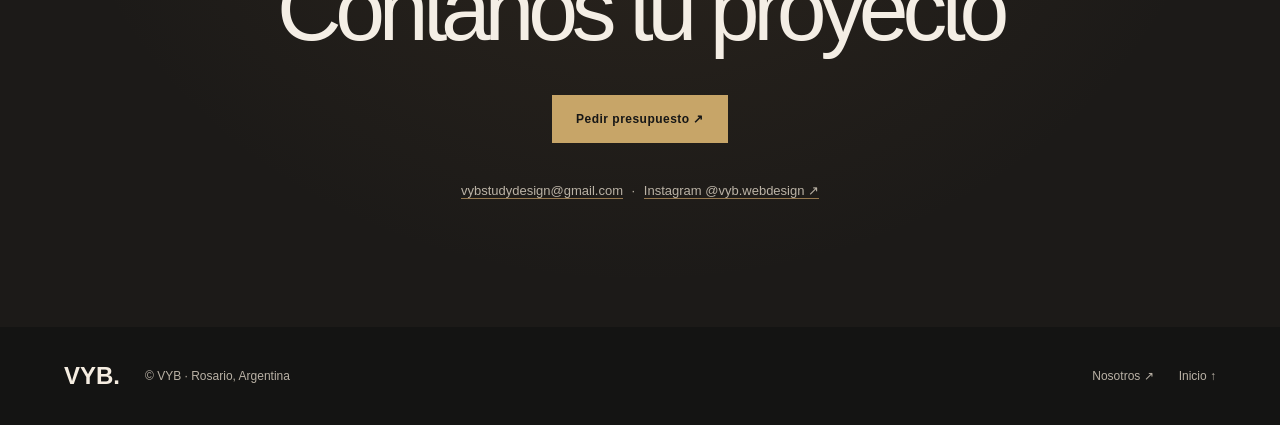
<file: es/desarrollo-web-personalizado/index.html>
<!doctype html>
<html lang="es">
<head>
  <script src="/navigation.js"></script>
  <meta charset="utf-8">
  <meta name="viewport" content="width=device-width, initial-scale=1">
  <title>Desarrollo web personalizado para empresas | VYB</title>
  <meta name="description" content="Desarrollos web personalizados según los objetivos del negocio. VYB define estructura, funcionalidades e integraciones en una propuesta clara.">
  <meta name="robots" content="index,follow,max-image-preview:large">
  <meta name="theme-color" content="#171716">
  <link rel="canonical" href="https://vyb.vybstudydesign.workers.dev/es/desarrollo-web-personalizado/">
  <link rel="alternate" hreflang="es" href="https://vyb.vybstudydesign.workers.dev/es/desarrollo-web-personalizado/">
  <link rel="alternate" hreflang="en" href="https://vyb.vybstudydesign.workers.dev/en/custom-web-development/">
  <meta property="og:type" content="website">
  <meta property="og:site_name" content="VYB — Web Design Studio">
  <meta property="og:title" content="Desarrollo web personalizado para empresas | VYB">
  <meta property="og:description" content="Desarrollos web personalizados según los objetivos del negocio. VYB define estructura, funcionalidades e integraciones en una propuesta clara.">
  <meta property="og:url" content="https://vyb.vybstudydesign.workers.dev/es/desarrollo-web-personalizado/">
  <meta property="og:image" content="https://vyb.vybstudydesign.workers.dev/assets/vyb-logo-email.png">
  <meta property="og:locale" content="es_AR">
  <meta name="twitter:card" content="summary_large_image">
  <link rel="icon" href="/assets/favicon.svg" type="image/svg+xml">
  <link rel="stylesheet" href="/seo-pages.css">
  <script type="application/ld+json">{"@context":"https://schema.org","@type":"WebPage","name":"Desarrollo web personalizado para empresas | VYB","url":"https://vyb.vybstudydesign.workers.dev/es/desarrollo-web-personalizado/","description":"Desarrollos web personalizados según los objetivos del negocio. VYB define estructura, funcionalidades e integraciones en una propuesta clara.","inLanguage":"es","isPartOf":{"@type":"WebSite","name":"VYB — Web Design Studio","url":"https://vyb.vybstudydesign.workers.dev/"},"publisher":{"@type":"Organization","name":"VYB — Web Design Studio","url":"https://vyb.vybstudydesign.workers.dev/"},"about":{"@type":"Service","name":"Desarrollo web personalizado","provider":{"@type":"Organization","name":"VYB — Web Design Studio","url":"https://vyb.vybstudydesign.workers.dev/"},"serviceType":"Desarrollo web personalizado para empresas | VYB","areaServed":"Worldwide"}}</script>
</head>
<body>
  <a class="sr-skip" href="#main">Ir al contenido</a>
  <div class="seo-topbar">VYB / WEB DESIGN STUDIO <span>ROSARIO · ARGENTINA · WORLDWIDE</span></div>
  <header class="seo-header">
    <a class="seo-logo" href="/" aria-label="VYB - Inicio">V<span>/</span>YB</a>
    <nav aria-label="Navegación"><a href="/">Inicio</a><a href="/#proyectos">Demos</a><a href="/es/nosotros/">Nosotros</a><a class="seo-nav-cta" href="/#contacto">Pedir presupuesto ↗</a></nav>
    <a class="seo-language" lang="en" hreflang="en" href="/en/custom-web-development/" aria-label="English version">EN ↗</a>
  </header>
  <main id="main">
    <section class="seo-hero">
      <div class="seo-hero-copy"><p class="seo-eyebrow"><span></span>03 / CUSTOM</p><h1>Una idea propia.<br><em>Un desarrollo a medida.</em></h1><p class="seo-lede">Hay proyectos que necesitan algo más que una página de presentación. En VYB conversamos sobre tus necesidades, evaluamos las funcionalidades y definimos qué conviene desarrollar.</p>
        <div class="seo-buttons"><a class="seo-button" href="/#contacto">Contanos tu proyecto ↗</a><a class="seo-text-link" href="/#proyectos">Explorar las demos ↓</a></div></div>
      <div class="seo-hero-art" aria-hidden="true"><div class="seo-frame"><span class="seo-art-star">✳</span><span class="seo-art-vyb">VYB</span><span class="seo-art-number">03 / CUSTOM</span><span class="seo-art-stripe"></span></div></div>
    </section>
    <section class="seo-features"><div class="seo-section-label">01 / Qué podemos preparar</div><h2>LO QUE PODEMOS HACER</h2><div class="seo-feature-grid"><article class="seo-feature"><span>01</span><h3>Alcance definido</h3><p>Empezamos por objetivos, usuarios, contenidos y prioridades para preparar una propuesta concreta.</p></article>
<article class="seo-feature"><span>02</span><h3>Funcionalidades a evaluar</h3><p>Formularios, catálogos, filtros, integraciones y otras funciones pueden contemplarse si son viables dentro del proyecto.</p></article>
<article class="seo-feature"><span>03</span><h3>Revisión antes de publicar</h3><p>Mostramos avances, revisamos la experiencia y acordamos las condiciones de publicación y mantenimiento.</p></article></div></section>
    <section class="seo-process"><div><p class="seo-section-label">02 / Alcance y claridad</p><h2>Un proyecto claro desde el comienzo</h2><p>No prometemos funciones sin evaluar su viabilidad. Cada desarrollo personalizado tiene un presupuesto, cronograma y alcance acordados. La propuesta también aclara qué incluye el mantenimiento y qué servicios externos podrían tener costos adicionales. Así, ambas partes saben qué esperar antes de comenzar.</p></div><div class="seo-steps"><h3>Cómo trabajamos</h3><ol><li>1. Conversamos sobre tu negocio</li>
<li>2. Preparamos una propuesta y un alcance</li>
<li>3. Diseñamos, revisamos y publicamos</li></ol><p class="seo-disclaimer">Las webs de nuestro catálogo son demostraciones de diseño, no trabajos realizados para clientes.</p></div></section>
    <section class="seo-faq"><p class="seo-section-label">03 / Preguntas frecuentes</p><h2>Preguntas frecuentes</h2><div class="seo-faq-list"><details><summary>¿Cuánto cuesta un desarrollo personalizado?<span aria-hidden="true">+</span></summary><p>El precio depende de las funcionalidades, integraciones, materiales y alcance. Prepararemos un presupuesto antes de comenzar.</p></details>
<details><summary>¿Incluye mantenimiento?<span aria-hidden="true">+</span></summary><p>El soporte y hosting se detallan en la propuesta; no damos por incluidas funciones o servicios que todavía no acordamos.</p></details></div></section>
    <section class="seo-related"><h2>Servicios</h2><div class="seo-related-grid"><a class="seo-service-link" href="/es/diseno-web/"><span>01 / PÁGINAS WEB</span><strong>Diseño de páginas web para negocios</strong><b aria-hidden="true">↗</b></a>
<a class="seo-service-link" href="/es/reservas-online/"><span>02 / BOOKING</span><strong>Páginas web con reservas y turnos online</strong><b aria-hidden="true">↗</b></a></div></section>
    <section class="seo-final"><p>¿Tenés una idea?</p><h2>Contanos tu proyecto</h2><a class="seo-button" href="/#contacto">Pedir presupuesto ↗</a><p class="seo-mail"><a href="mailto:vybstudydesign@gmail.com">vybstudydesign@gmail.com</a> · <a href="https://www.instagram.com/vyb.webdesign/" rel="noopener noreferrer" target="_blank">Instagram @vyb.webdesign ↗</a></p></section>
  </main>
  <footer class="seo-footer"><a href="/">VYB.</a><span>© VYB · Rosario, Argentina</span><a href="/es/nosotros/">Nosotros ↗</a><a href="/">Inicio ↑</a></footer>
</body>
</html>
</file>
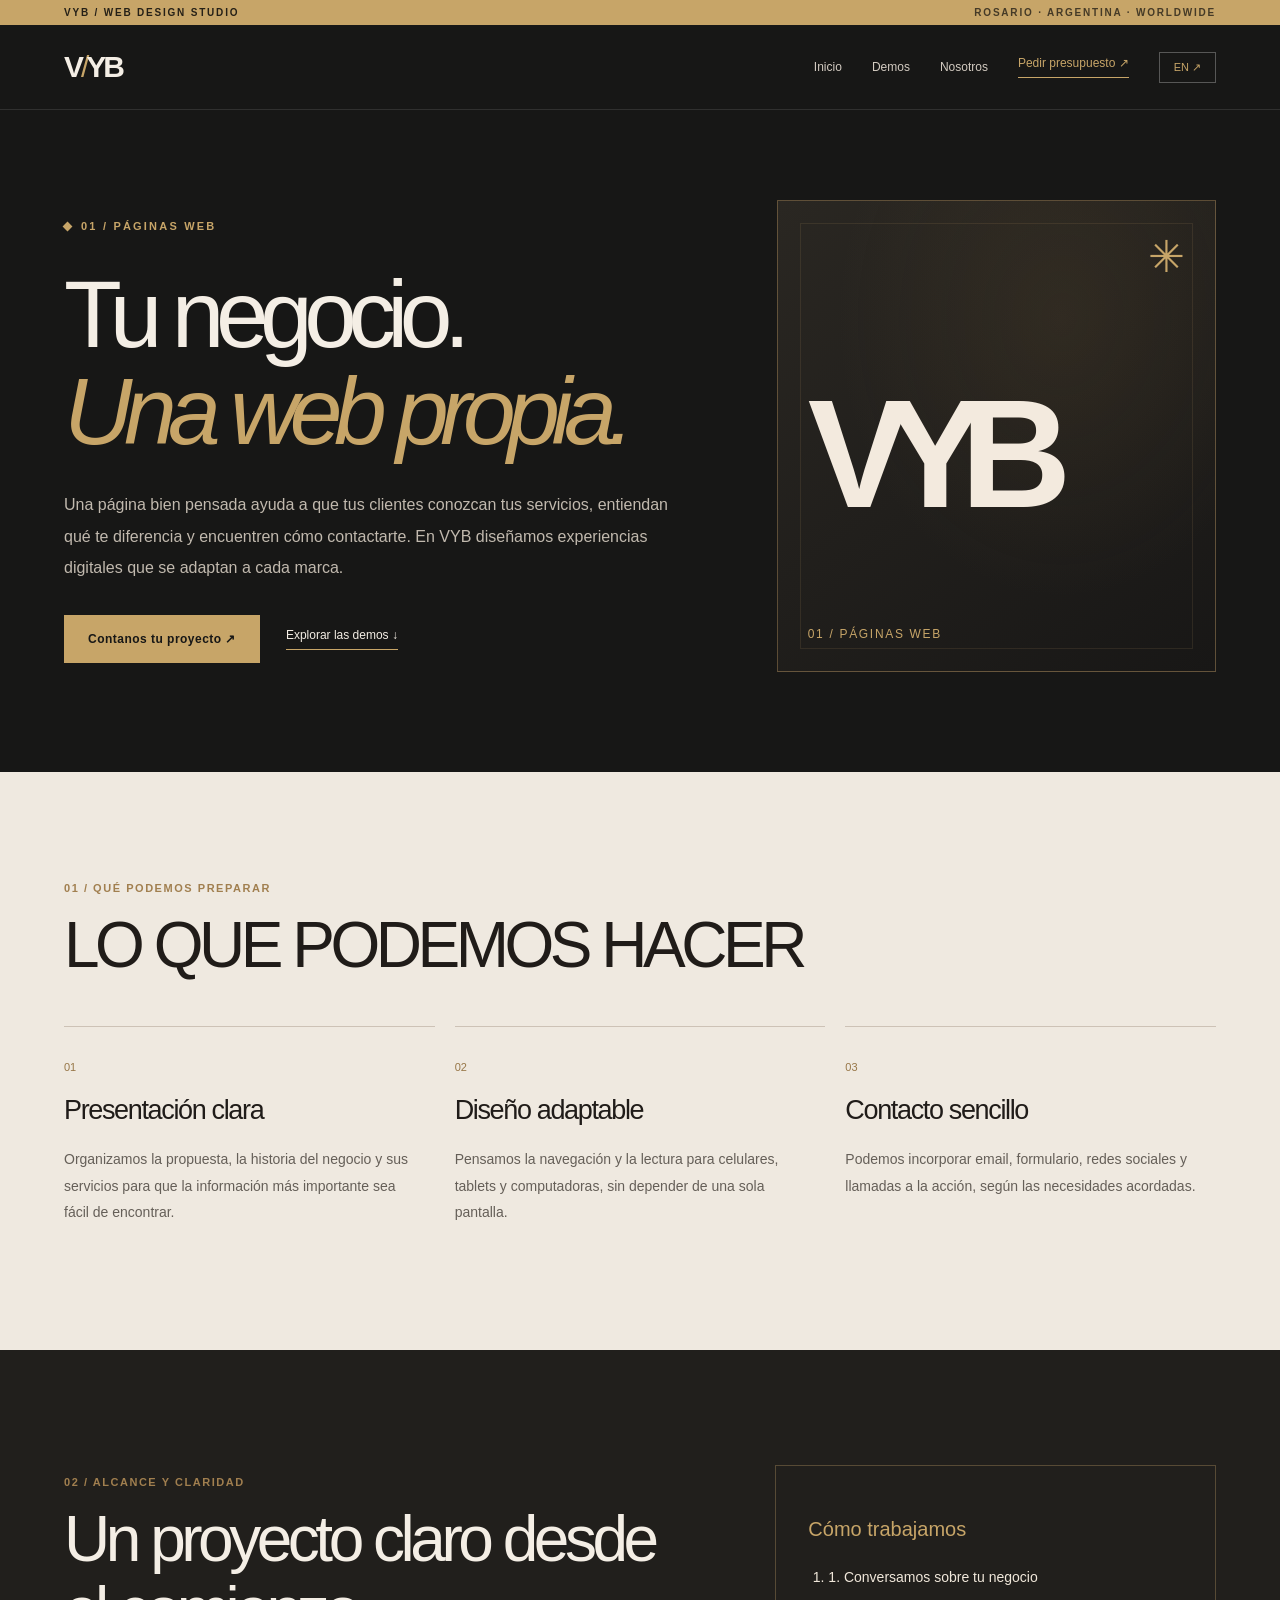
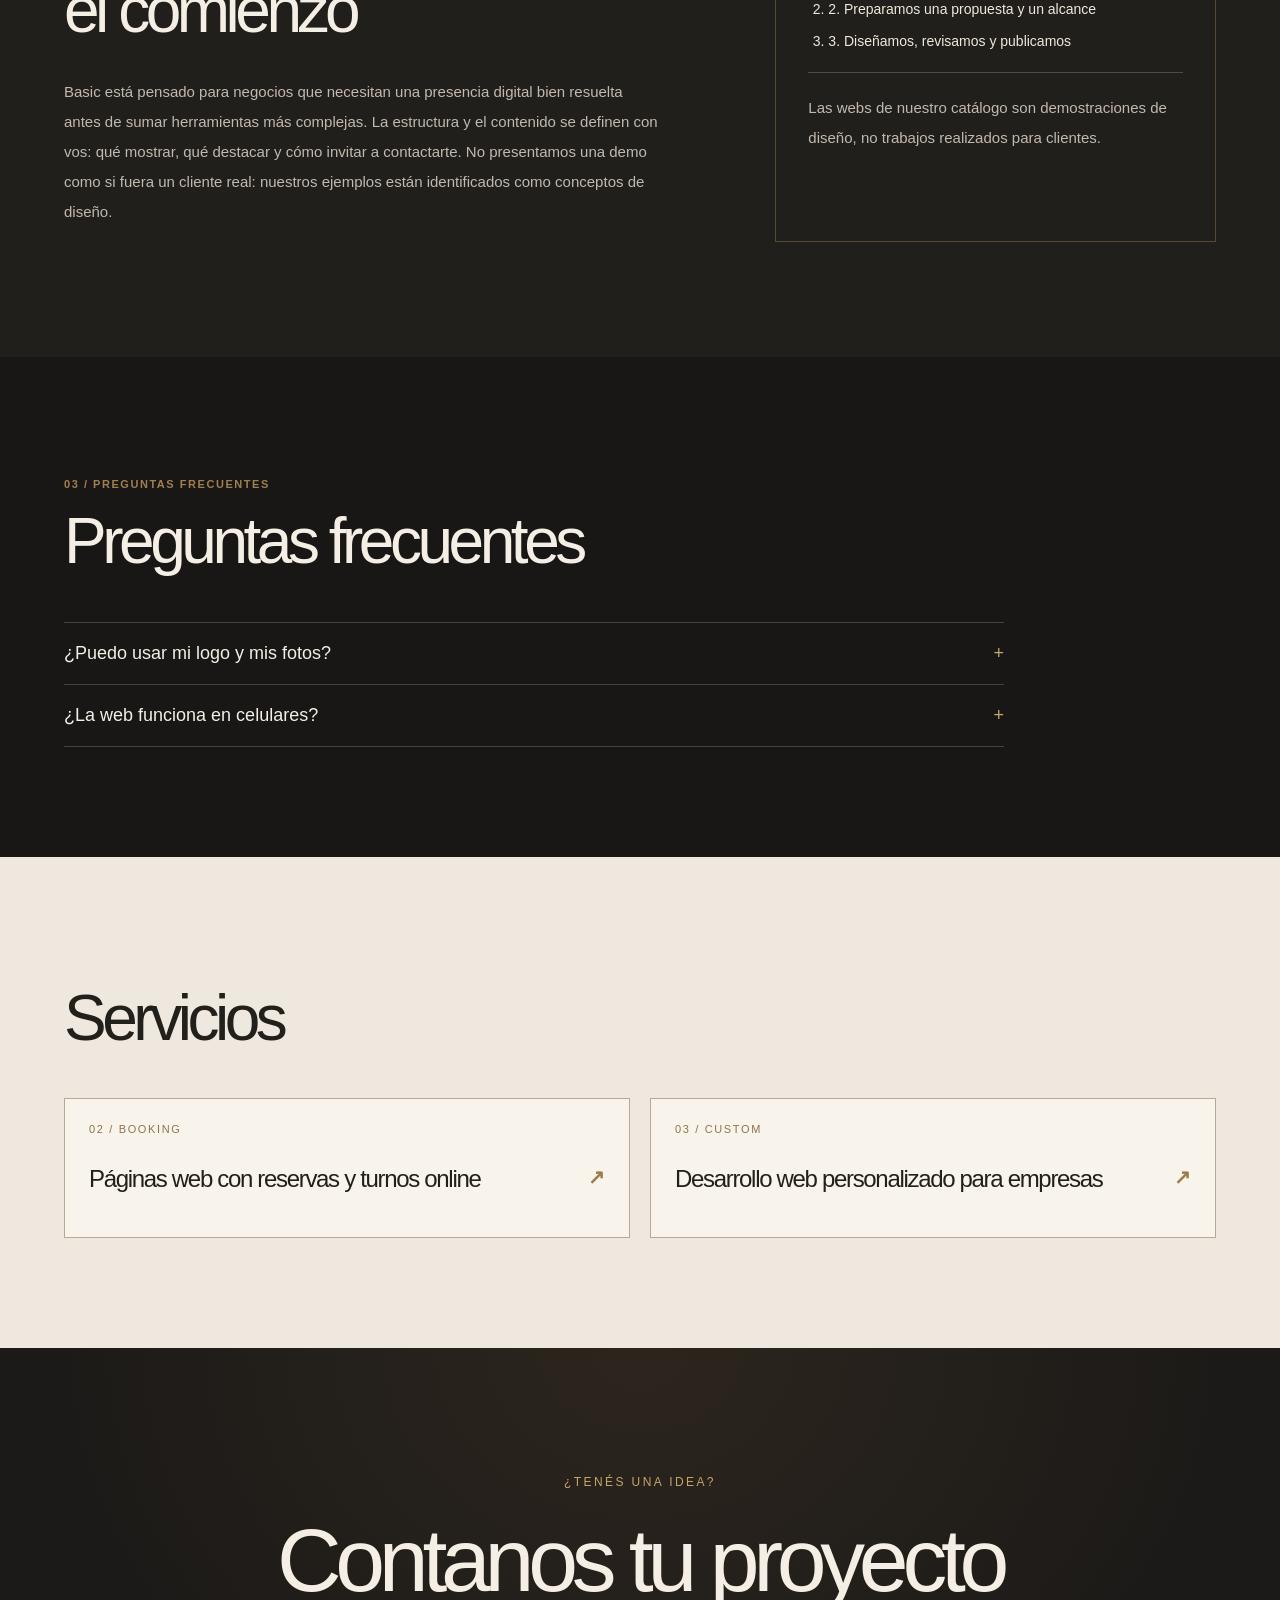
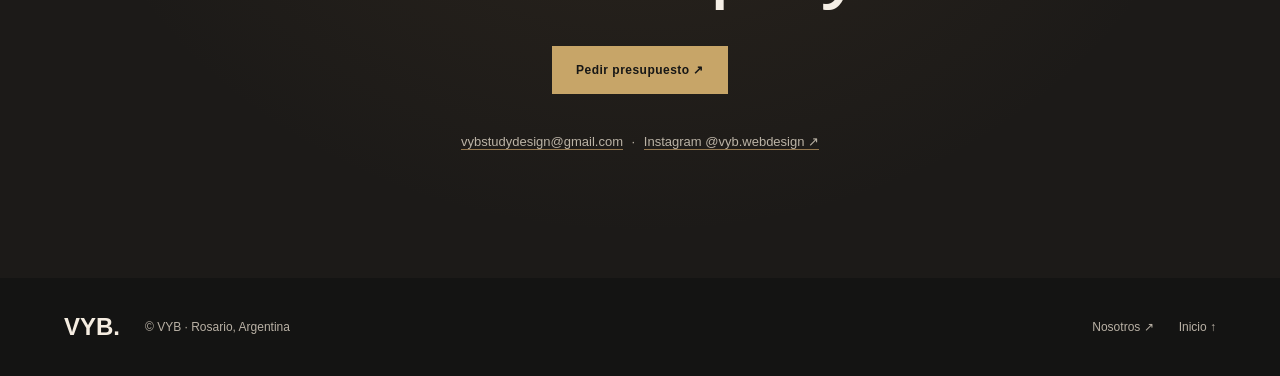
<file: es/diseno-web/index.html>
<!doctype html>
<html lang="es">
<head>
  <script src="/navigation.js"></script>
  <meta charset="utf-8">
  <meta name="viewport" content="width=device-width, initial-scale=1">
  <title>Diseño de páginas web para negocios | VYB</title>
  <meta name="description" content="Diseñamos páginas web para pequeños negocios con identidad propia, adaptación a celulares, servicios claros y vías de contacto. Conocé el plan Basic de VYB.">
  <meta name="robots" content="index,follow,max-image-preview:large">
  <meta name="theme-color" content="#171716">
  <link rel="canonical" href="https://vyb.vybstudydesign.workers.dev/es/diseno-web/">
  <link rel="alternate" hreflang="es" href="https://vyb.vybstudydesign.workers.dev/es/diseno-web/">
  <link rel="alternate" hreflang="en" href="https://vyb.vybstudydesign.workers.dev/en/web-design/">
  <meta property="og:type" content="website">
  <meta property="og:site_name" content="VYB — Web Design Studio">
  <meta property="og:title" content="Diseño de páginas web para negocios | VYB">
  <meta property="og:description" content="Diseñamos páginas web para pequeños negocios con identidad propia, adaptación a celulares, servicios claros y vías de contacto. Conocé el plan Basic de VYB.">
  <meta property="og:url" content="https://vyb.vybstudydesign.workers.dev/es/diseno-web/">
  <meta property="og:image" content="https://vyb.vybstudydesign.workers.dev/assets/vyb-logo-email.png">
  <meta property="og:locale" content="es_AR">
  <meta name="twitter:card" content="summary_large_image">
  <link rel="icon" href="/assets/favicon.svg" type="image/svg+xml">
  <link rel="stylesheet" href="/seo-pages.css">
  <script type="application/ld+json">{"@context":"https://schema.org","@type":"WebPage","name":"Diseño de páginas web para negocios | VYB","url":"https://vyb.vybstudydesign.workers.dev/es/diseno-web/","description":"Diseñamos páginas web para pequeños negocios con identidad propia, adaptación a celulares, servicios claros y vías de contacto. Conocé el plan Basic de VYB.","inLanguage":"es","isPartOf":{"@type":"WebSite","name":"VYB — Web Design Studio","url":"https://vyb.vybstudydesign.workers.dev/"},"publisher":{"@type":"Organization","name":"VYB — Web Design Studio","url":"https://vyb.vybstudydesign.workers.dev/"},"about":{"@type":"Service","name":"Diseño web para negocios","provider":{"@type":"Organization","name":"VYB — Web Design Studio","url":"https://vyb.vybstudydesign.workers.dev/"},"serviceType":"Diseño de páginas web para negocios | VYB","areaServed":"Worldwide"}}</script>
</head>
<body>
  <a class="sr-skip" href="#main">Ir al contenido</a>
  <div class="seo-topbar">VYB / WEB DESIGN STUDIO <span>ROSARIO · ARGENTINA · WORLDWIDE</span></div>
  <header class="seo-header">
    <a class="seo-logo" href="/" aria-label="VYB - Inicio">V<span>/</span>YB</a>
    <nav aria-label="Navegación"><a href="/">Inicio</a><a href="/#proyectos">Demos</a><a href="/es/nosotros/">Nosotros</a><a class="seo-nav-cta" href="/#contacto">Pedir presupuesto ↗</a></nav>
    <a class="seo-language" lang="en" hreflang="en" href="/en/web-design/" aria-label="English version">EN ↗</a>
  </header>
  <main id="main">
    <section class="seo-hero">
      <div class="seo-hero-copy"><p class="seo-eyebrow"><span></span>01 / PÁGINAS WEB</p><h1>Tu negocio.<br><em>Una web propia.</em></h1><p class="seo-lede">Una página bien pensada ayuda a que tus clientes conozcan tus servicios, entiendan qué te diferencia y encuentren cómo contactarte. En VYB diseñamos experiencias digitales que se adaptan a cada marca.</p>
        <div class="seo-buttons"><a class="seo-button" href="/#contacto">Contanos tu proyecto ↗</a><a class="seo-text-link" href="/#proyectos">Explorar las demos ↓</a></div></div>
      <div class="seo-hero-art" aria-hidden="true"><div class="seo-frame"><span class="seo-art-star">✳</span><span class="seo-art-vyb">VYB</span><span class="seo-art-number">01 / PÁGINAS WEB</span><span class="seo-art-stripe"></span></div></div>
    </section>
    <section class="seo-features"><div class="seo-section-label">01 / Qué podemos preparar</div><h2>LO QUE PODEMOS HACER</h2><div class="seo-feature-grid"><article class="seo-feature"><span>01</span><h3>Presentación clara</h3><p>Organizamos la propuesta, la historia del negocio y sus servicios para que la información más importante sea fácil de encontrar.</p></article>
<article class="seo-feature"><span>02</span><h3>Diseño adaptable</h3><p>Pensamos la navegación y la lectura para celulares, tablets y computadoras, sin depender de una sola pantalla.</p></article>
<article class="seo-feature"><span>03</span><h3>Contacto sencillo</h3><p>Podemos incorporar email, formulario, redes sociales y llamadas a la acción, según las necesidades acordadas.</p></article></div></section>
    <section class="seo-process"><div><p class="seo-section-label">02 / Alcance y claridad</p><h2>Un proyecto claro desde el comienzo</h2><p>Basic está pensado para negocios que necesitan una presencia digital bien resuelta antes de sumar herramientas más complejas. La estructura y el contenido se definen con vos: qué mostrar, qué destacar y cómo invitar a contactarte. No presentamos una demo como si fuera un cliente real: nuestros ejemplos están identificados como conceptos de diseño.</p></div><div class="seo-steps"><h3>Cómo trabajamos</h3><ol><li>1. Conversamos sobre tu negocio</li>
<li>2. Preparamos una propuesta y un alcance</li>
<li>3. Diseñamos, revisamos y publicamos</li></ol><p class="seo-disclaimer">Las webs de nuestro catálogo son demostraciones de diseño, no trabajos realizados para clientes.</p></div></section>
    <section class="seo-faq"><p class="seo-section-label">03 / Preguntas frecuentes</p><h2>Preguntas frecuentes</h2><div class="seo-faq-list"><details><summary>¿Puedo usar mi logo y mis fotos?<span aria-hidden="true">+</span></summary><p>Sí, podemos trabajar con tu identidad y material que tengas autorización para publicar.</p></details>
<details><summary>¿La web funciona en celulares?<span aria-hidden="true">+</span></summary><p>Diseñamos con tamaños de pantalla distintos en mente y verificamos que la información sea legible.</p></details></div></section>
    <section class="seo-related"><h2>Servicios</h2><div class="seo-related-grid"><a class="seo-service-link" href="/es/reservas-online/"><span>02 / BOOKING</span><strong>Páginas web con reservas y turnos online</strong><b aria-hidden="true">↗</b></a>
<a class="seo-service-link" href="/es/desarrollo-web-personalizado/"><span>03 / CUSTOM</span><strong>Desarrollo web personalizado para empresas</strong><b aria-hidden="true">↗</b></a></div></section>
    <section class="seo-final"><p>¿Tenés una idea?</p><h2>Contanos tu proyecto</h2><a class="seo-button" href="/#contacto">Pedir presupuesto ↗</a><p class="seo-mail"><a href="mailto:vybstudydesign@gmail.com">vybstudydesign@gmail.com</a> · <a href="https://www.instagram.com/vyb.webdesign/" rel="noopener noreferrer" target="_blank">Instagram @vyb.webdesign ↗</a></p></section>
  </main>
  <footer class="seo-footer"><a href="/">VYB.</a><span>© VYB · Rosario, Argentina</span><a href="/es/nosotros/">Nosotros ↗</a><a href="/">Inicio ↑</a></footer>
</body>
</html>
</file>
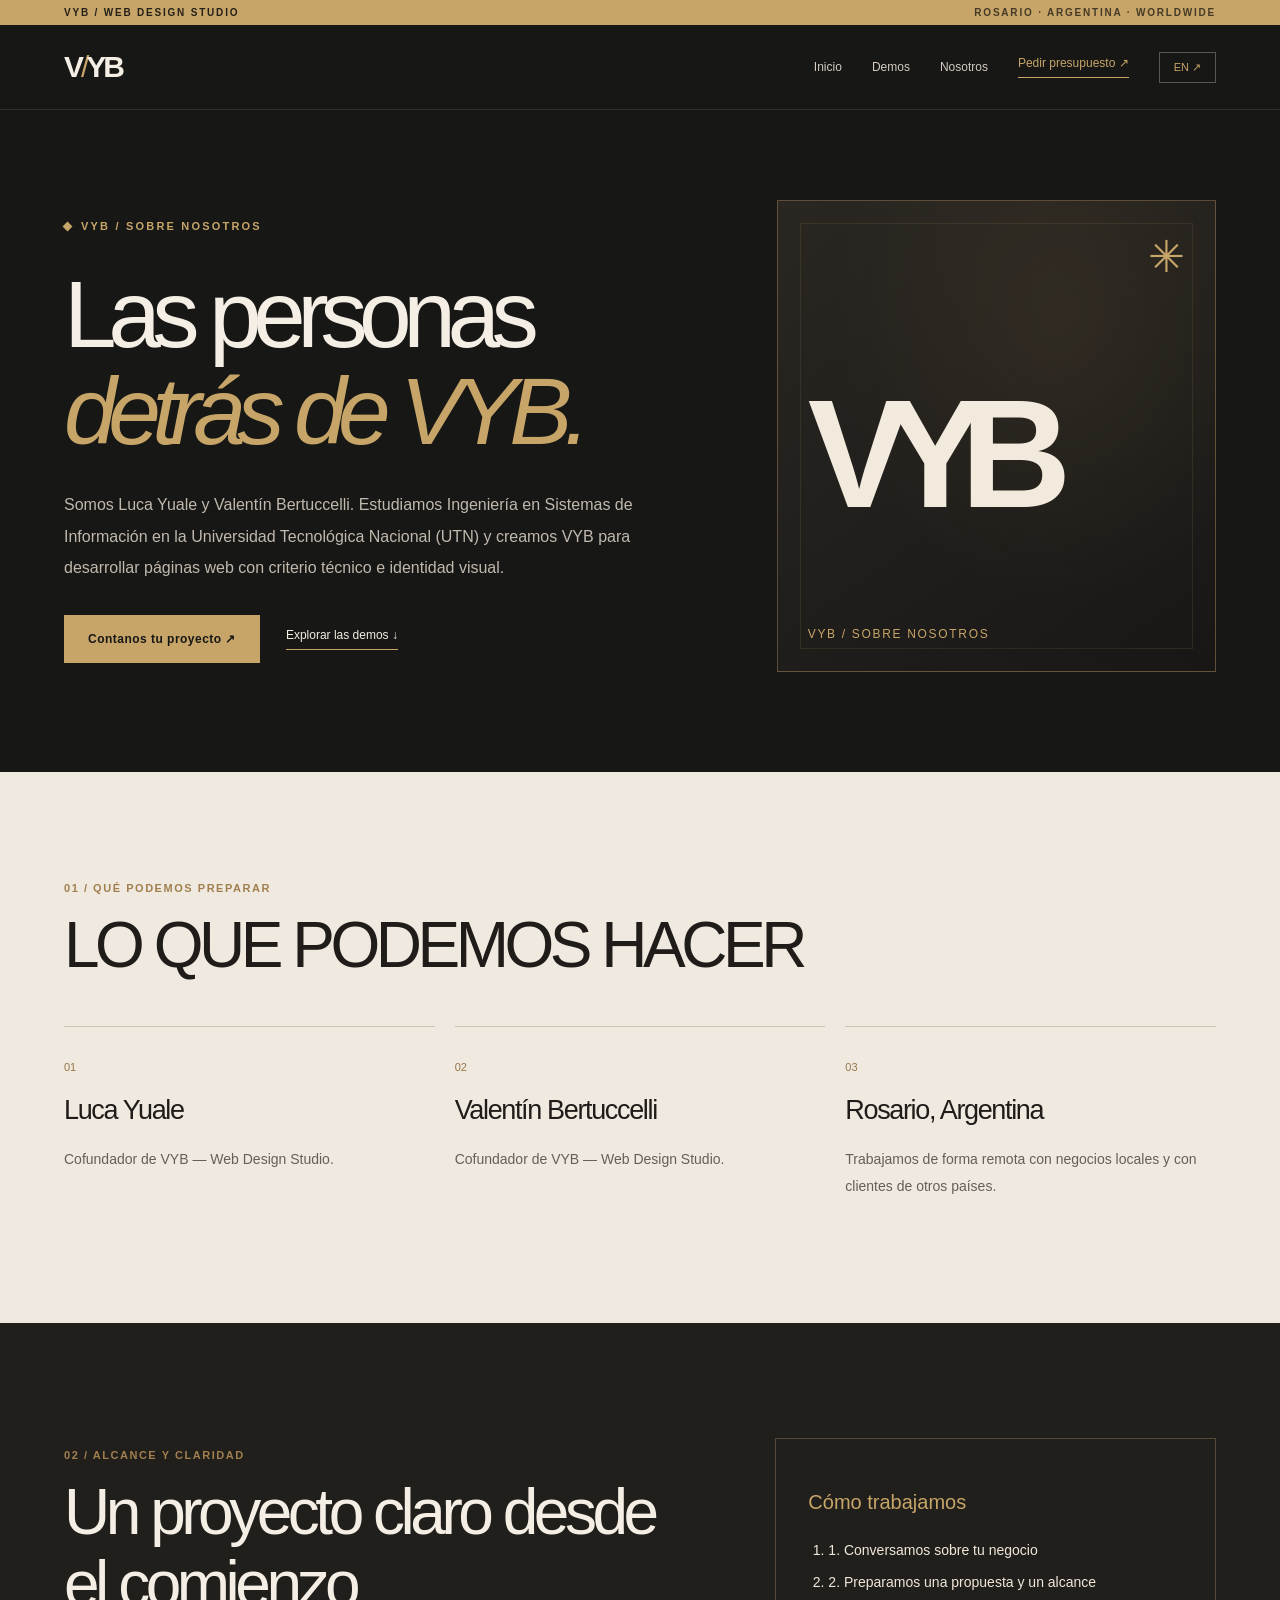
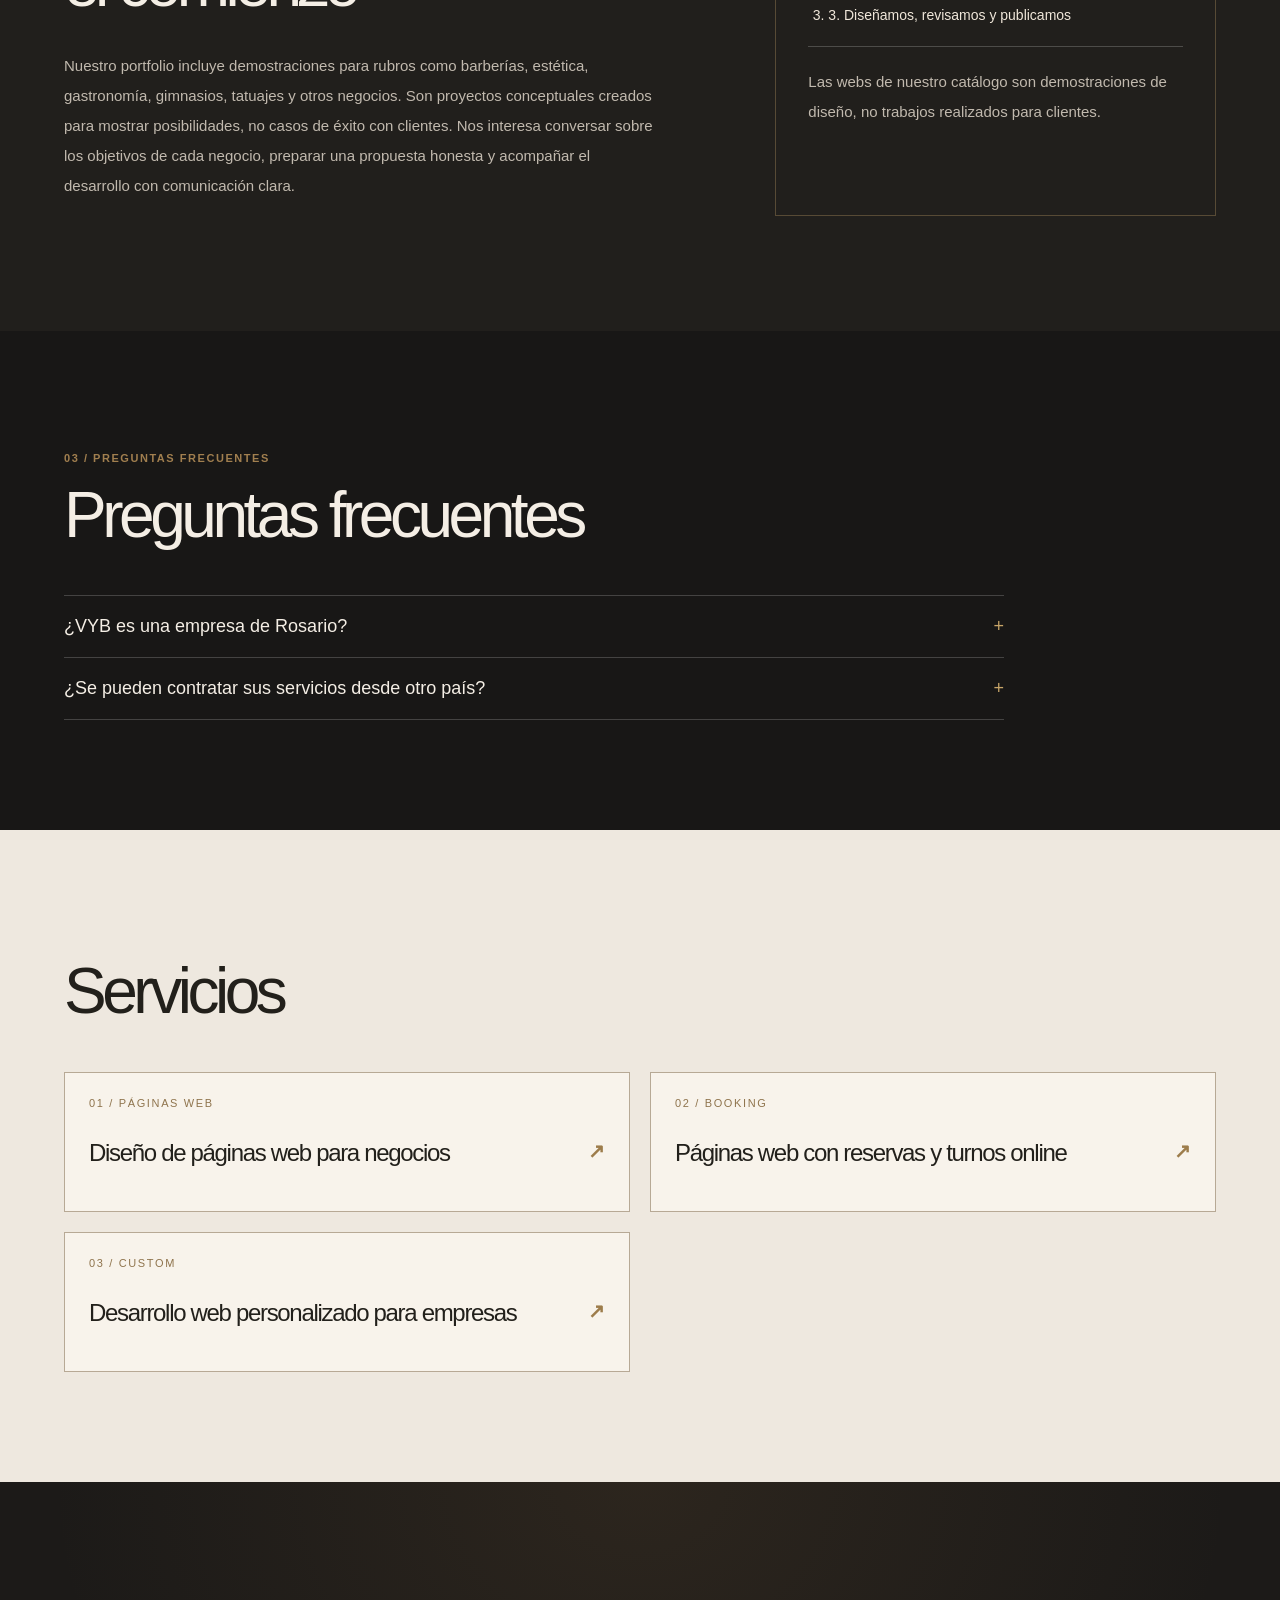
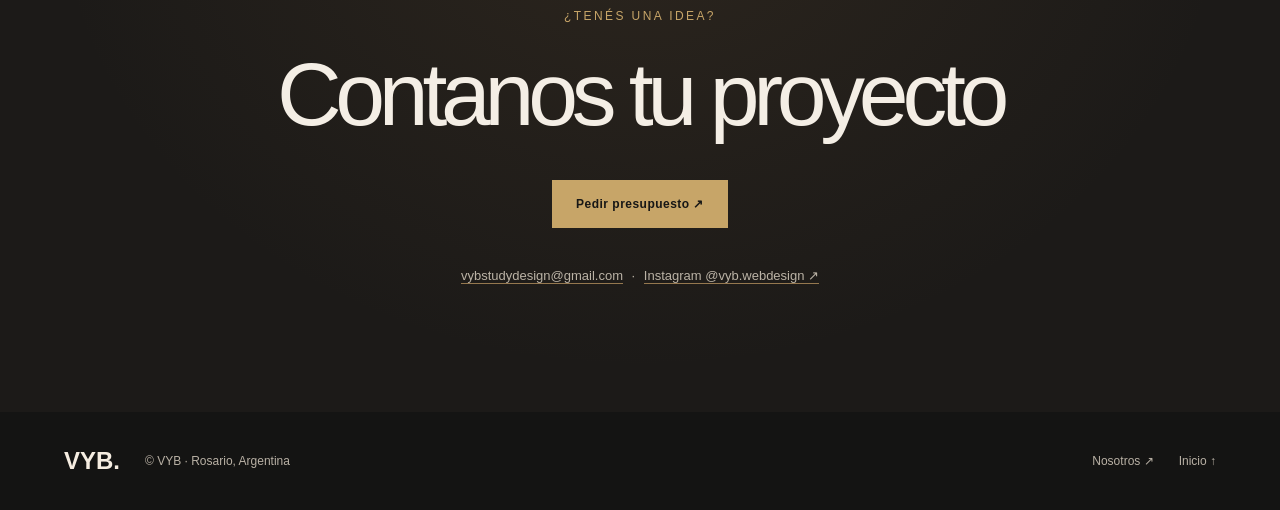
<file: es/nosotros/index.html>
<!doctype html>
<html lang="es">
<head>
  <script src="/navigation.js"></script>
  <meta charset="utf-8">
  <meta name="viewport" content="width=device-width, initial-scale=1">
  <title>Nosotros — Luca Yuale y Valentín Bertuccelli | VYB</title>
  <meta name="description" content="Conocé a Luca Yuale y Valentín Bertuccelli, fundadores de VYB Web Design Studio en Rosario. Estudiantes de Ingeniería en Sistemas en la UTN.">
  <meta name="robots" content="index,follow,max-image-preview:large">
  <meta name="theme-color" content="#171716">
  <link rel="canonical" href="https://vyb.vybstudydesign.workers.dev/es/nosotros/">
  <link rel="alternate" hreflang="es" href="https://vyb.vybstudydesign.workers.dev/es/nosotros/">
  <link rel="alternate" hreflang="en" href="https://vyb.vybstudydesign.workers.dev/en/about/">
  <meta property="og:type" content="website">
  <meta property="og:site_name" content="VYB — Web Design Studio">
  <meta property="og:title" content="Nosotros — Luca Yuale y Valentín Bertuccelli | VYB">
  <meta property="og:description" content="Conocé a Luca Yuale y Valentín Bertuccelli, fundadores de VYB Web Design Studio en Rosario. Estudiantes de Ingeniería en Sistemas en la UTN.">
  <meta property="og:url" content="https://vyb.vybstudydesign.workers.dev/es/nosotros/">
  <meta property="og:image" content="https://vyb.vybstudydesign.workers.dev/assets/vyb-logo-email.png">
  <meta property="og:locale" content="es_AR">
  <meta name="twitter:card" content="summary_large_image">
  <link rel="icon" href="/assets/favicon.svg" type="image/svg+xml">
  <link rel="stylesheet" href="/seo-pages.css">
  <script type="application/ld+json">{"@context":"https://schema.org","@type":"AboutPage","name":"Nosotros — Luca Yuale y Valentín Bertuccelli | VYB","url":"https://vyb.vybstudydesign.workers.dev/es/nosotros/","description":"Conocé a Luca Yuale y Valentín Bertuccelli, fundadores de VYB Web Design Studio en Rosario. Estudiantes de Ingeniería en Sistemas en la UTN.","inLanguage":"es","isPartOf":{"@type":"WebSite","name":"VYB — Web Design Studio","url":"https://vyb.vybstudydesign.workers.dev/"},"publisher":{"@type":"Organization","name":"VYB — Web Design Studio","url":"https://vyb.vybstudydesign.workers.dev/"}}</script>
</head>
<body>
  <a class="sr-skip" href="#main">Ir al contenido</a>
  <div class="seo-topbar">VYB / WEB DESIGN STUDIO <span>ROSARIO · ARGENTINA · WORLDWIDE</span></div>
  <header class="seo-header">
    <a class="seo-logo" href="/" aria-label="VYB - Inicio">V<span>/</span>YB</a>
    <nav aria-label="Navegación"><a href="/">Inicio</a><a href="/#proyectos">Demos</a><a href="/es/nosotros/">Nosotros</a><a class="seo-nav-cta" href="/#contacto">Pedir presupuesto ↗</a></nav>
    <a class="seo-language" lang="en" hreflang="en" href="/en/about/" aria-label="English version">EN ↗</a>
  </header>
  <main id="main">
    <section class="seo-hero">
      <div class="seo-hero-copy"><p class="seo-eyebrow"><span></span>VYB / SOBRE NOSOTROS</p><h1>Las personas<br><em>detrás de VYB.</em></h1><p class="seo-lede">Somos Luca Yuale y Valentín Bertuccelli. Estudiamos Ingeniería en Sistemas de Información en la Universidad Tecnológica Nacional (UTN) y creamos VYB para desarrollar páginas web con criterio técnico e identidad visual.</p>
        <div class="seo-buttons"><a class="seo-button" href="/#contacto">Contanos tu proyecto ↗</a><a class="seo-text-link" href="/#proyectos">Explorar las demos ↓</a></div></div>
      <div class="seo-hero-art" aria-hidden="true"><div class="seo-frame"><span class="seo-art-star">✳</span><span class="seo-art-vyb">VYB</span><span class="seo-art-number">VYB / SOBRE NOSOTROS</span><span class="seo-art-stripe"></span></div></div>
    </section>
    <section class="seo-features"><div class="seo-section-label">01 / Qué podemos preparar</div><h2>LO QUE PODEMOS HACER</h2><div class="seo-feature-grid"><article class="seo-feature"><span>01</span><h3>Luca Yuale</h3><p>Cofundador de VYB — Web Design Studio.</p></article>
<article class="seo-feature"><span>02</span><h3>Valentín Bertuccelli</h3><p>Cofundador de VYB — Web Design Studio.</p></article>
<article class="seo-feature"><span>03</span><h3>Rosario, Argentina</h3><p>Trabajamos de forma remota con negocios locales y con clientes de otros países.</p></article></div></section>
    <section class="seo-process"><div><p class="seo-section-label">02 / Alcance y claridad</p><h2>Un proyecto claro desde el comienzo</h2><p>Nuestro portfolio incluye demostraciones para rubros como barberías, estética, gastronomía, gimnasios, tatuajes y otros negocios. Son proyectos conceptuales creados para mostrar posibilidades, no casos de éxito con clientes. Nos interesa conversar sobre los objetivos de cada negocio, preparar una propuesta honesta y acompañar el desarrollo con comunicación clara.</p></div><div class="seo-steps"><h3>Cómo trabajamos</h3><ol><li>1. Conversamos sobre tu negocio</li>
<li>2. Preparamos una propuesta y un alcance</li>
<li>3. Diseñamos, revisamos y publicamos</li></ol><p class="seo-disclaimer">Las webs de nuestro catálogo son demostraciones de diseño, no trabajos realizados para clientes.</p></div></section>
    <section class="seo-faq"><p class="seo-section-label">03 / Preguntas frecuentes</p><h2>Preguntas frecuentes</h2><div class="seo-faq-list"><details><summary>¿VYB es una empresa de Rosario?<span aria-hidden="true">+</span></summary><p>Sí. Somos un estudio independiente de diseño web fundado en Rosario, Santa Fe, Argentina.</p></details>
<details><summary>¿Se pueden contratar sus servicios desde otro país?<span aria-hidden="true">+</span></summary><p>Sí, podemos conversar y presupuestar proyectos de forma remota para negocios de Argentina y del exterior.</p></details></div></section>
    <section class="seo-related"><h2>Servicios</h2><div class="seo-related-grid"><a class="seo-service-link" href="/es/diseno-web/"><span>01 / PÁGINAS WEB</span><strong>Diseño de páginas web para negocios</strong><b aria-hidden="true">↗</b></a>
<a class="seo-service-link" href="/es/reservas-online/"><span>02 / BOOKING</span><strong>Páginas web con reservas y turnos online</strong><b aria-hidden="true">↗</b></a>
<a class="seo-service-link" href="/es/desarrollo-web-personalizado/"><span>03 / CUSTOM</span><strong>Desarrollo web personalizado para empresas</strong><b aria-hidden="true">↗</b></a></div></section>
    <section class="seo-final"><p>¿Tenés una idea?</p><h2>Contanos tu proyecto</h2><a class="seo-button" href="/#contacto">Pedir presupuesto ↗</a><p class="seo-mail"><a href="mailto:vybstudydesign@gmail.com">vybstudydesign@gmail.com</a> · <a href="https://www.instagram.com/vyb.webdesign/" rel="noopener noreferrer" target="_blank">Instagram @vyb.webdesign ↗</a></p></section>
  </main>
  <footer class="seo-footer"><a href="/">VYB.</a><span>© VYB · Rosario, Argentina</span><a href="/es/nosotros/">Nosotros ↗</a><a href="/">Inicio ↑</a></footer>
</body>
</html>
</file>
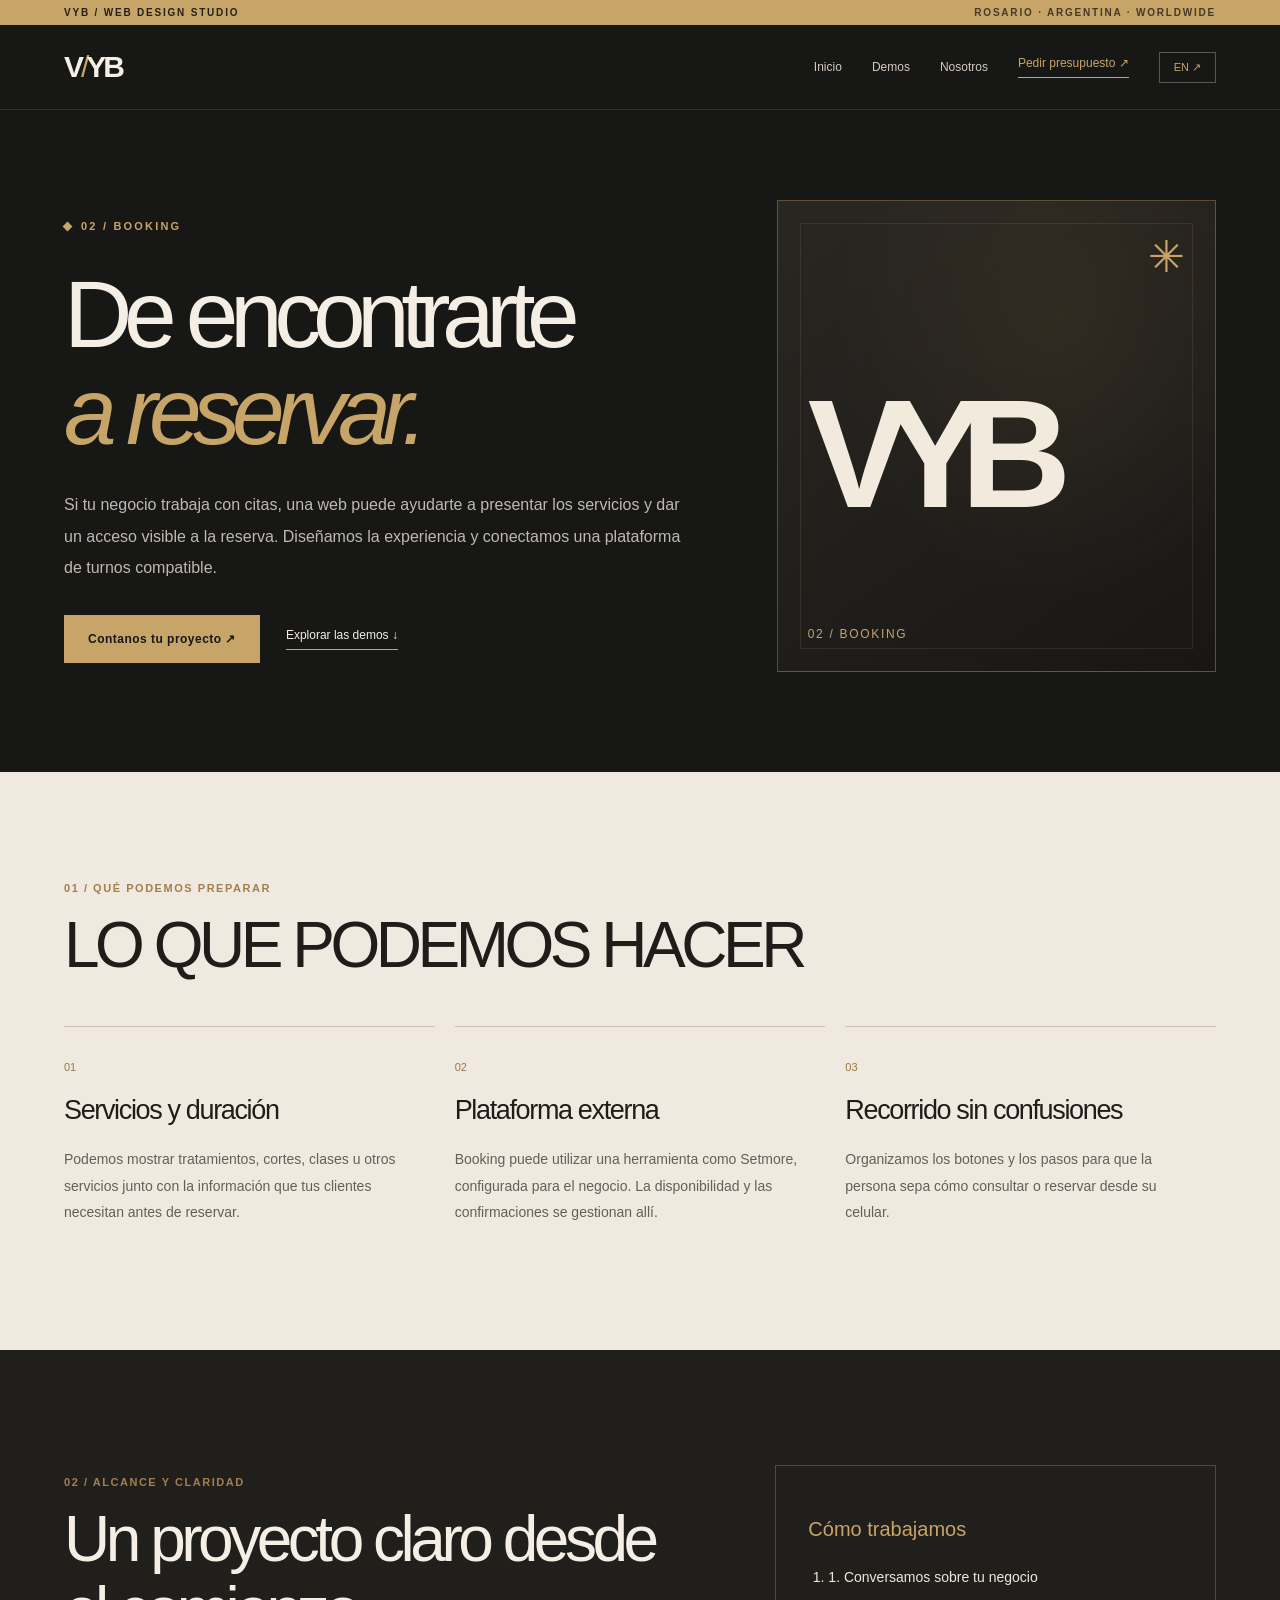
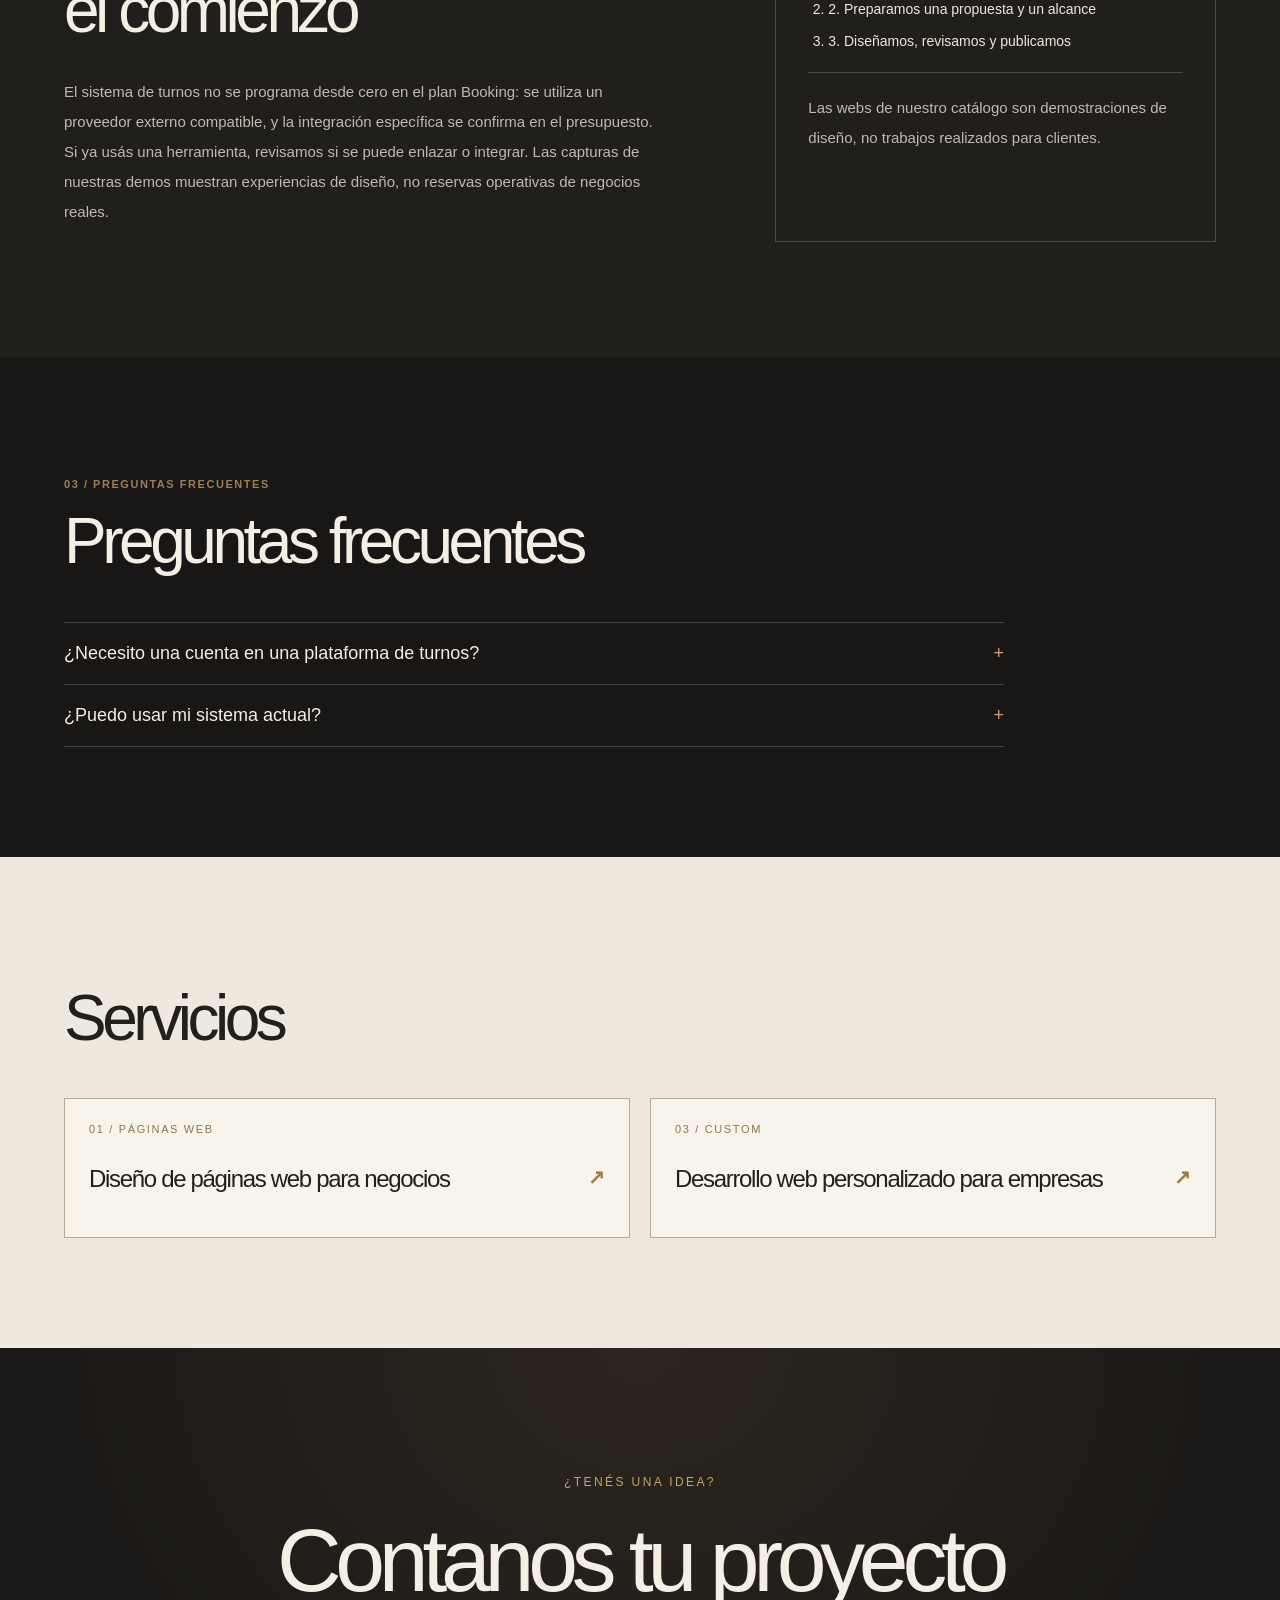
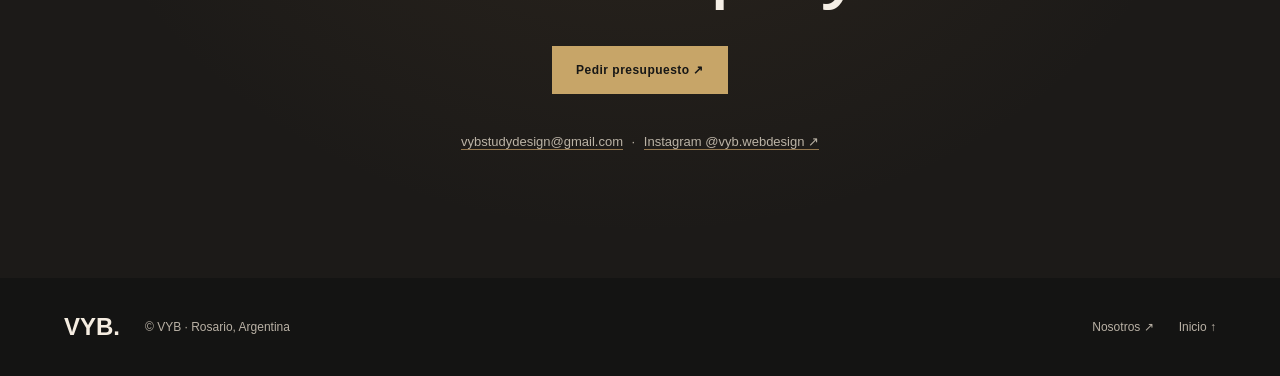
<file: es/reservas-online/index.html>
<!doctype html>
<html lang="es">
<head>
  <script src="/navigation.js"></script>
  <meta charset="utf-8">
  <meta name="viewport" content="width=device-width, initial-scale=1">
  <title>Páginas web con reservas y turnos online | VYB</title>
  <meta name="description" content="Webs con turnos online para barberías, belleza, gimnasios y otros negocios. Conectamos una web personalizada con plataformas externas compatibles.">
  <meta name="robots" content="index,follow,max-image-preview:large">
  <meta name="theme-color" content="#171716">
  <link rel="canonical" href="https://vyb.vybstudydesign.workers.dev/es/reservas-online/">
  <link rel="alternate" hreflang="es" href="https://vyb.vybstudydesign.workers.dev/es/reservas-online/">
  <link rel="alternate" hreflang="en" href="https://vyb.vybstudydesign.workers.dev/en/online-booking/">
  <meta property="og:type" content="website">
  <meta property="og:site_name" content="VYB — Web Design Studio">
  <meta property="og:title" content="Páginas web con reservas y turnos online | VYB">
  <meta property="og:description" content="Webs con turnos online para barberías, belleza, gimnasios y otros negocios. Conectamos una web personalizada con plataformas externas compatibles.">
  <meta property="og:url" content="https://vyb.vybstudydesign.workers.dev/es/reservas-online/">
  <meta property="og:image" content="https://vyb.vybstudydesign.workers.dev/assets/vyb-logo-email.png">
  <meta property="og:locale" content="es_AR">
  <meta name="twitter:card" content="summary_large_image">
  <link rel="icon" href="/assets/favicon.svg" type="image/svg+xml">
  <link rel="stylesheet" href="/seo-pages.css">
  <script type="application/ld+json">{"@context":"https://schema.org","@type":"WebPage","name":"Páginas web con reservas y turnos online | VYB","url":"https://vyb.vybstudydesign.workers.dev/es/reservas-online/","description":"Webs con turnos online para barberías, belleza, gimnasios y otros negocios. Conectamos una web personalizada con plataformas externas compatibles.","inLanguage":"es","isPartOf":{"@type":"WebSite","name":"VYB — Web Design Studio","url":"https://vyb.vybstudydesign.workers.dev/"},"publisher":{"@type":"Organization","name":"VYB — Web Design Studio","url":"https://vyb.vybstudydesign.workers.dev/"},"about":{"@type":"Service","name":"Páginas con reservas online","provider":{"@type":"Organization","name":"VYB — Web Design Studio","url":"https://vyb.vybstudydesign.workers.dev/"},"serviceType":"Páginas web con reservas y turnos online | VYB","areaServed":"Worldwide"}}</script>
</head>
<body>
  <a class="sr-skip" href="#main">Ir al contenido</a>
  <div class="seo-topbar">VYB / WEB DESIGN STUDIO <span>ROSARIO · ARGENTINA · WORLDWIDE</span></div>
  <header class="seo-header">
    <a class="seo-logo" href="/" aria-label="VYB - Inicio">V<span>/</span>YB</a>
    <nav aria-label="Navegación"><a href="/">Inicio</a><a href="/#proyectos">Demos</a><a href="/es/nosotros/">Nosotros</a><a class="seo-nav-cta" href="/#contacto">Pedir presupuesto ↗</a></nav>
    <a class="seo-language" lang="en" hreflang="en" href="/en/online-booking/" aria-label="English version">EN ↗</a>
  </header>
  <main id="main">
    <section class="seo-hero">
      <div class="seo-hero-copy"><p class="seo-eyebrow"><span></span>02 / BOOKING</p><h1>De encontrarte<br><em>a reservar.</em></h1><p class="seo-lede">Si tu negocio trabaja con citas, una web puede ayudarte a presentar los servicios y dar un acceso visible a la reserva. Diseñamos la experiencia y conectamos una plataforma de turnos compatible.</p>
        <div class="seo-buttons"><a class="seo-button" href="/#contacto">Contanos tu proyecto ↗</a><a class="seo-text-link" href="/#proyectos">Explorar las demos ↓</a></div></div>
      <div class="seo-hero-art" aria-hidden="true"><div class="seo-frame"><span class="seo-art-star">✳</span><span class="seo-art-vyb">VYB</span><span class="seo-art-number">02 / BOOKING</span><span class="seo-art-stripe"></span></div></div>
    </section>
    <section class="seo-features"><div class="seo-section-label">01 / Qué podemos preparar</div><h2>LO QUE PODEMOS HACER</h2><div class="seo-feature-grid"><article class="seo-feature"><span>01</span><h3>Servicios y duración</h3><p>Podemos mostrar tratamientos, cortes, clases u otros servicios junto con la información que tus clientes necesitan antes de reservar.</p></article>
<article class="seo-feature"><span>02</span><h3>Plataforma externa</h3><p>Booking puede utilizar una herramienta como Setmore, configurada para el negocio. La disponibilidad y las confirmaciones se gestionan allí.</p></article>
<article class="seo-feature"><span>03</span><h3>Recorrido sin confusiones</h3><p>Organizamos los botones y los pasos para que la persona sepa cómo consultar o reservar desde su celular.</p></article></div></section>
    <section class="seo-process"><div><p class="seo-section-label">02 / Alcance y claridad</p><h2>Un proyecto claro desde el comienzo</h2><p>El sistema de turnos no se programa desde cero en el plan Booking: se utiliza un proveedor externo compatible, y la integración específica se confirma en el presupuesto. Si ya usás una herramienta, revisamos si se puede enlazar o integrar. Las capturas de nuestras demos muestran experiencias de diseño, no reservas operativas de negocios reales.</p></div><div class="seo-steps"><h3>Cómo trabajamos</h3><ol><li>1. Conversamos sobre tu negocio</li>
<li>2. Preparamos una propuesta y un alcance</li>
<li>3. Diseñamos, revisamos y publicamos</li></ol><p class="seo-disclaimer">Las webs de nuestro catálogo son demostraciones de diseño, no trabajos realizados para clientes.</p></div></section>
    <section class="seo-faq"><p class="seo-section-label">03 / Preguntas frecuentes</p><h2>Preguntas frecuentes</h2><div class="seo-faq-list"><details><summary>¿Necesito una cuenta en una plataforma de turnos?<span aria-hidden="true">+</span></summary><p>Depende de la solución elegida. Te explicamos qué cuenta y configuración requiere el proveedor externo.</p></details>
<details><summary>¿Puedo usar mi sistema actual?<span aria-hidden="true">+</span></summary><p>Podemos evaluar si permite un enlace o una integración compatible antes de acordar el alcance.</p></details></div></section>
    <section class="seo-related"><h2>Servicios</h2><div class="seo-related-grid"><a class="seo-service-link" href="/es/diseno-web/"><span>01 / PÁGINAS WEB</span><strong>Diseño de páginas web para negocios</strong><b aria-hidden="true">↗</b></a>
<a class="seo-service-link" href="/es/desarrollo-web-personalizado/"><span>03 / CUSTOM</span><strong>Desarrollo web personalizado para empresas</strong><b aria-hidden="true">↗</b></a></div></section>
    <section class="seo-final"><p>¿Tenés una idea?</p><h2>Contanos tu proyecto</h2><a class="seo-button" href="/#contacto">Pedir presupuesto ↗</a><p class="seo-mail"><a href="mailto:vybstudydesign@gmail.com">vybstudydesign@gmail.com</a> · <a href="https://www.instagram.com/vyb.webdesign/" rel="noopener noreferrer" target="_blank">Instagram @vyb.webdesign ↗</a></p></section>
  </main>
  <footer class="seo-footer"><a href="/">VYB.</a><span>© VYB · Rosario, Argentina</span><a href="/es/nosotros/">Nosotros ↗</a><a href="/">Inicio ↑</a></footer>
</body>
</html>
</file>
<file: styles.css>
:root {
  color-scheme:dark;
  --ink:#171716;
  --ink-2:#1d1c1a;
  --ink-3:#24221f;
  --paper:#f4eee5;
  --muted:#a6a097;
  --gold:#c7a568;
  --gold-soft:#e0c797;
  --line:rgba(244,238,229,.14);
  --sans:Arial,Helvetica,sans-serif;
  --display:'Arial',Helvetica,sans-serif;
  --wrap:1440px;
  min-width:0;
  overflow-x:clip;
  scroll-behavior:smooth;
  scroll-padding-top:84px
}
* {
  box-sizing:border-box
}
html {
  background:var(--ink)
}
body {
  margin:0;
  background:var(--ink);
  color:var(--paper);
  font-family:var(--sans);
  font-size:15px;
  line-height:1.6;
  -webkit-font-smoothing:antialiased
}
a {
  color:inherit;
  text-decoration:none
}
button {
  font:inherit
}
.skip-link {
  position:fixed;
  z-index:99;
  top:8px;
  left:8px;
  padding:12px 18px;
  background:var(--paper);
  color:var(--ink);
  transform:translateY(-140%)
}
.skip-link:focus {
  transform:translateY(0)
}
.topline {
  height:28px;
  padding:0 5.15%;
  display:flex;
  align-items:center;
  justify-content:space-between;
  background:var(--gold);
  color:#211b11;
  font-size:9px;
  font-weight:700;
  letter-spacing:.22em
}
.site-header {
  height:82px;
  padding:0 5.15%;
  display:flex;
  align-items:center;
  justify-content:space-between;
  border-bottom:1px solid rgba(244,238,229,.08);
  position:relative;
  z-index:10;
  background:var(--ink)
}
.wordmark {
  display:flex;
  align-items:center;
  gap:3px;
  font-family:var(--display);
  font-size:27px;
  line-height:1;
  font-weight:600;
  letter-spacing:.055em
}
.wordmark i {
  display:block;
  width:2px;
  height:25px;
  background:var(--gold);
  transform:rotate(38deg);
  margin:0 1px 0 -2px
}
.main-nav {
  display:flex;
  align-items:center;
  gap:38px;
  margin-left:auto;
  margin-right:50px
}
.main-nav a {
  color:#c5c0b8;
  font-size:11px;
  letter-spacing:.09em;
  transition:color .2s ease
}
.main-nav a:hover,.main-nav a:focus-visible {
  color:var(--gold-soft)
}
.main-nav .nav-contact {
  color:var(--paper);
  border-bottom:1px solid var(--gold);
  padding:9px 0
}
.nav-contact span {
  color:var(--gold);
  margin-left:8px
}
.language-toggle {
  border:0;
  background:none;
  color:var(--paper);
  letter-spacing:.13em;
  font-size:10px;
  cursor:pointer;
  padding:10px
}
.language-toggle:hover {
  color:var(--gold-soft)
}
.lang-current {
  color:var(--gold)
}
.lang-divider {
  padding:0 7px;
  color:#68645d
}
.menu-toggle {
  display:none
}
.hero {
  max-width:var(--wrap);
  min-height:min(790px,calc(100svh - 110px));
  margin:0 auto;
  padding:76px 5.15% 66px;
  display:grid;
  grid-template-columns:minmax(0,1fr) minmax(380px,.92fr);
  align-items:center;
  gap:5.5%;
  position:relative;
  overflow:hidden
}
.hero-grid {
  position:absolute;
  inset:0 3% 0 48%;
  opacity:.2;
  pointer-events:none;
  background-image:linear-gradient(to right,transparent calc(100% - 1px),rgba(199,165,104,.17) 1px),linear-gradient(to bottom,transparent calc(100% - 1px),rgba(199,165,104,.1) 1px);
  background-size:72px 72px;
  mask-image:linear-gradient(90deg,transparent,#000 30%,#000 72%,transparent)
}
.hero-copy,.hero-art {
  position:relative;
  z-index:1
}
.eyebrow,.section-kicker {
  display:flex;
  align-items:center;
  gap:13px;
  color:var(--gold);
  font-size:9px;
  font-weight:700;
  letter-spacing:.22em
}
.eyebrow {
  margin:0 0 27px
}
.eyebrow-dot {
  width:6px;
  height:6px;
  border-radius:50%;
  background:var(--gold);
  box-shadow:0 0 16px rgba(199,165,104,.8)
}
h1,h2,h3,p {
  margin-top:0
}
h1 {
  font-family:var(--display);
  font-size:clamp(50px,6.15vw,88px);
  line-height:.98;
  letter-spacing:-.072em;
  font-weight:500;
  margin:0 0 25px;
  max-width:740px
}
h1 em,h2 em {
  font-style:normal;
  color:var(--gold);
  font-weight:400
}
.hero-lede {
  max-width:445px;
  color:#aaa49c;
  font-size:16px;
  line-height:1.8;
  margin-bottom:32px
}
.hero-actions {
  display:flex;
  align-items:center;
  gap:29px
}
.button {
  min-height:50px;
  padding:0 20px;
  display:inline-flex;
  align-items:center;
  gap:28px;
  font-size:10px;
  letter-spacing:.08em;
  font-weight:700;
  transition:transform .22s ease,background .22s ease,color .22s ease
}
.button:hover {
  transform:translateY(-3px)
}
.button-gold {
  background:var(--gold);
  color:#1a1814
}
.button-gold:hover {
  background:var(--gold-soft)
}
.button-gold span:last-child {
  font-size:16px
}
.text-link {
  display:inline-flex;
  align-items:center;
  gap:14px;
  color:#d6d0c7;
  font-size:11px;
  letter-spacing:.06em
}
.text-link span:last-child {
  color:var(--gold);
  font-size:17px;
  transition:transform .2s
}
.text-link:hover span:last-child {
  transform:translateY(4px)
}
.hero-footnote {
  display:flex;
  align-items:center;
  gap:17px;
  color:#817b72;
  font-size:8px;
  letter-spacing:.18em;
  margin-top:65px
}
.hero-footnote span:first-child {
  color:var(--gold)
}
.hero-art {
  padding:0 0 0 5%;
}
.art-frame {
  position:relative;
  max-width:590px;
  border:1px solid rgba(199,165,104,.26);
  padding:0;
  background:#191918;
  box-shadow:0 22px 75px rgba(0,0,0,.28)
}
.hero-logo {
  display:block;
  width:100%;
  height:auto;
  aspect-ratio:2;
  object-fit:cover;
  filter:brightness(.9)
}
.art-index,.art-caption {
  position:absolute;
  bottom:17px;
  font-size:8px;
  letter-spacing:.19em;
  color:var(--gold-soft)
}
.art-index {
  left:17px
}
.art-caption {
  right:17px;
  color:#c7c1b8
}
.art-side-note {
  position:absolute;
  right:-19px;
  bottom:-38px;
  display:flex;
  align-items:center;
  gap:12px;
  color:var(--gold);
  font-size:8px;
  line-height:1.65;
  letter-spacing:.17em
}
.side-line {
  width:43px;
  height:1px;
  background:var(--gold)
}
.scroll-cue {
  position:absolute;
  bottom:28px;
  left:5.15%;
  display:flex;
  align-items:center;
  gap:11px;
  color:#777168;
  font-size:8px;
  letter-spacing:.18em
}
.scroll-line {
  height:1px;
  width:37px;
  background:var(--gold)
}
.section-pad {
  padding:112px max(5.15%,calc((100vw - 1300px)/2));
  position:relative
}
.intro {
  min-height:560px;
  background:#f0ebe2;
  color:#201f1c;
  display:grid;
  grid-template-columns:1fr 2.2fr;
  gap:9%;
  align-items:start;
  overflow:hidden
}
.intro .section-kicker {
  color:#8a7043
}
.section-kicker span:first-child {
  font-family:var(--display);
  font-size:14px;
  letter-spacing:0;
  color:#a48651
}
.intro-content {
  max-width:780px
}
.intro h2 {
  font-family:var(--display);
  font-size:clamp(38px,5.6vw,73px);
  font-weight:500;
  letter-spacing:-.065em;
  line-height:1.07;
  margin-bottom:30px
}
.intro-lower {
  display:flex;
  justify-content:space-between;
  align-items:center;
  gap:30px
}
.intro-lower p {
  max-width:565px;
  color:#625f58;
  font-size:14px;
  line-height:1.85;
  margin:0
}
.round-link {
  flex:0 0 50px;
  height:50px;
  border:1px solid rgba(32,31,28,.38);
  border-radius:50%;
  display:grid;
  place-items:center;
  font-size:20px;
  transition:background .2s,color .2s,transform .2s
}
.round-link:hover {
  background:#201f1c;
  color:var(--paper);
  transform:rotate(45deg)
}
.intro-stamp {
  position:absolute;
  bottom:-118px;
  right:3%;
  font-family:var(--display);
  font-size:270px;
  line-height:.75;
  letter-spacing:-.12em;
  font-weight:800;
  color:rgba(32,31,28,.035);
  pointer-events:none
}
.projects {
  background:var(--ink-2);
  padding-top:120px;
  padding-bottom:122px
}
.projects-head {
  display:grid;
  grid-template-columns:1.4fr .7fr;
  gap:12%;
  align-items:end;
  margin-bottom:55px
}
.projects-head .section-kicker {
  margin-bottom:20px
}
.projects h2,.approach h2 {
  font-family:var(--display);
  font-size:clamp(42px,5.6vw,72px);
  font-weight:500;
  line-height:1.02;
  letter-spacing:-.07em;
  margin:0
}
.projects-head>p,.approach-head>p {
  max-width:345px;
  color:#a29c93;
  font-size:13px;
  line-height:1.8;
  margin:0 0 5px
}
.project-grid {
  display:grid;
  grid-template-columns:repeat(3,minmax(0,1fr));
  gap:24px
}
.project-card {
  min-width:0
}
.project-visual {
  height:235px;
  position:relative;
  overflow:hidden;
  display:grid;
  place-items:center;
  border:1px solid rgba(244,238,229,.11);
  isolation:isolate
}
.project-visual:before,.project-visual:after {
  content:"";
  position:absolute;
  inset:0;
  z-index:-1
}
.project-visual:before {
  background:radial-gradient(ellipse at 50% 100%,rgba(255,255,255,.13),transparent 60%)
}
.project-visual:after {
  border:1px solid rgba(255,255,255,.1);
  inset:14px;
  transition:inset .35s ease
}
.project-card:hover .project-visual:after {
  inset:8px
}
.project-monogram {
  font-family:var(--display);
  font-size:clamp(55px,8vw,96px);
  letter-spacing:-.11em;
  font-weight:600;
  color:rgba(255,255,255,.84);
  text-shadow:0 8px 30px rgba(0,0,0,.2);
  transition:transform .4s cubic-bezier(.2,.8,.2,1)
}
.project-card:hover .project-monogram {
  transform:scale(1.08) rotate(-3deg)
}
.project-orbit {
  position:absolute;
  width:190px;
  height:190px;
  border:1px solid rgba(255,255,255,.2);
  border-radius:50%;
  transform:rotate(-25deg) scaleX(.54)
}
.project-index {
  position:absolute;
  right:25px;
  top:23px;
  font-size:9px;
  letter-spacing:.18em;
  color:rgba(255,255,255,.72)
}
.theme-obsidian .project-visual {
  background:linear-gradient(135deg,#25231f,#6f5634)
}
.theme-obsidian .project-monogram {
  font-family:Georgia,serif;
  letter-spacing:-.08em
}
.theme-cosmetica .project-visual {
  background:linear-gradient(130deg,#decfc2,#9b7770)
}
.theme-cosmetica .project-monogram {
  color:#f6ece4;
  font-family:Georgia,serif;
  font-weight:400
}
.theme-gym .project-visual {
  background:linear-gradient(140deg,#171b1c,#657c36)
}
.theme-gym .project-monogram {
  color:#d7f068
}
.theme-nails .project-visual {
  background:linear-gradient(135deg,#c19c9d,#70585a)
}
.theme-nails .project-monogram {
  color:#fae8e2;
  font-family:Georgia,serif;
  font-weight:400
}
.theme-restaurant .project-visual {
  background:linear-gradient(135deg,#432f28,#bf7856)
}
.theme-restaurant .project-monogram {
  font-family:Georgia,serif;
  font-weight:400
}
.project-details {
  padding:18px 1px 23px;
  border-bottom:1px solid rgba(244,238,229,.15)
}
.project-meta {
  display:flex;
  justify-content:space-between;
  align-items:center;
  gap:8px;
  color:#a69f95;
  font-size:8px;
  letter-spacing:.14em
}
.project-meta span:first-child {
  color:var(--gold)
}
.project-meta span:last-child {
  text-align:right;
  letter-spacing:.03em
}
.project-details h3 {
  font-family:var(--display);
  font-size:23px;
  font-weight:500;
  letter-spacing:-.04em;
  margin:10px 0 2px
}
.project-details a,.project-pending {
  font-size:10px;
  color:#d1c9bd;
  letter-spacing:.055em
}
.project-details a {
  display:inline-flex;
  align-items:center;
  gap:10px;
  transition:color .2s
}
.project-details a:after {
  content:"↗";
  color:var(--gold);
  font-size:14px
}
.project-details a:hover {
  color:var(--gold-soft)
}
.project-pending {
  color:#817c74
}
.projects-note {
  display:flex;
  align-items:center;
  gap:9px;
  color:#8d877e;
  font-size:10px;
  margin:22px 0 0
}
.note-mark {
  color:var(--gold);
  font-size:15px
}
.statement {
  min-height:390px;
  background:var(--gold);
  color:#1a1815;
  display:flex;
  flex-direction:column;
  justify-content:center;
  align-items:center;
  text-align:center;
  position:relative;
  overflow:hidden;
  padding:70px 24px
}
.statement-mark {
  position:absolute;
  inset:50% auto auto 50%;
  transform:translate(-50%,-51%);
  font-family:var(--display);
  font-size:clamp(210px,41vw,560px);
  line-height:1;
  font-weight:800;
  letter-spacing:-.13em;
  color:rgba(24,21,16,.065);
  white-space:nowrap
}
.statement-overline,.statement-line,.statement-rule {
  position:relative;
  z-index:1
}
.statement-overline {
  font-size:9px;
  font-weight:700;
  letter-spacing:.24em;
  margin-bottom:7px
}
.statement-line {
  font-family:var(--display);
  font-size:clamp(36px,5.4vw,70px);
  font-weight:500;
  letter-spacing:-.07em;
  margin:0
}
.statement-rule {
  width:42px;
  height:1px;
  background:#27221a;
  margin-top:22px
}
.approach {
  background:var(--ink);
  padding-top:120px;
  padding-bottom:125px
}
.approach-head {
  display:flex;
  justify-content:space-between;
  align-items:end;
  gap:45px;
  margin:20px 0 48px
}
.approach-head>p {
  max-width:305px;
  margin:0 0 4px
}
.steps {
  border-top:1px solid var(--line)
}
.step {
  min-height:105px;
  display:grid;
  grid-template-columns:90px 1fr 30px;
  align-items:center;
  gap:20px;
  border-bottom:1px solid var(--line);
  transition:padding .22s ease
}
.step:hover {
  padding-left:12px
}
.step-number {
  align-self:center;
  color:var(--gold);
  font-size:10px;
  letter-spacing:.15em
}
.step h3 {
  font-family:var(--display);
  font-weight:500;
  font-size:20px;
  letter-spacing:-.035em;
  margin:0 0 3px
}
.step p {
  font-size:12px;
  color:#99938a;
  margin:0
}
.step-arrow {
  color:#7f776b;
  transition:color .2s,transform .2s
}
.step:hover .step-arrow {
  color:var(--gold);
  transform:translate(3px,-3px)
}
.contact {
  min-height:560px;
  background:#eae4da;
  color:#201f1c;
  overflow:hidden
}
.contact .section-kicker {
  color:#8a7043
}
.contact-content {
  position:relative;
  z-index:1;
  margin:34px 0 0 17%;
  max-width:610px
}
.contact-overline {
  font-size:9px;
  color:#93794e;
  font-weight:700;
  letter-spacing:.22em;
  margin-bottom:17px
}
.contact h2 {
  font-family:var(--display);
  font-weight:500;
  font-size:clamp(58px,8vw,108px);
  line-height:.92;
  letter-spacing:-.08em;
  margin-bottom:22px
}
.contact h2 em {
  color:#a7824d
}
.contact-content>p:not(.contact-overline) {
  max-width:410px;
  color:#68635c;
  font-size:13px;
  line-height:1.8;
  margin-bottom:25px
}
.button-outline {
  border:1px solid rgba(32,31,28,.42);
  color:#201f1c
}
.button-outline:hover {
  background:#201f1c;
  color:var(--paper)
}
.button-outline span:last-child {
  font-size:15px;
  color:#ad8b56
}
.contact-orbit {
  position:absolute;
  right:6%;
  top:11%;
  width:min(37vw,450px);
  aspect-ratio:1;
  border:1px solid rgba(143,112,64,.25);
  border-radius:50%;
  display:grid;
  place-items:center;
  transform:rotate(-14deg)
}
.contact-orbit:before,.contact-orbit:after {
  content:"";
  position:absolute;
  inset:14%;
  border:1px solid rgba(143,112,64,.18);
  border-radius:50%
}
.contact-orbit:after {
  inset:29%
}
.contact-orbit span {
  position:absolute;
  font-family:var(--display);
  font-size:clamp(18px,2vw,29px);
  font-weight:500;
  color:rgba(122,94,53,.66)
}
.contact-orbit span:nth-child(1) {
  top:7%;
  left:50%
}
.contact-orbit span:nth-child(2) {
  right:10%;
  bottom:30%
}
.contact-orbit span:nth-child(3) {
  left:11%;
  bottom:24%
}
.contact-meta {
  position:absolute;
  bottom:32px;
  left:max(5.15%,calc((100vw - 1300px)/2));
  right:max(5.15%,calc((100vw - 1300px)/2));
  display:flex;
  justify-content:space-between;
  color:#887d6c;
  font-size:8px;
  letter-spacing:.18em
}
.site-footer {
  min-height:100px;
  padding:24px 5.15%;
  display:flex;
  align-items:center;
  gap:23px;
  background:#131312;
  color:#a49e95
}
.footer-wordmark {
  font-family:var(--display);
  font-weight:700;
  font-size:19px;
  letter-spacing:-.08em;
  color:var(--paper)
}
.footer-wordmark span {
  color:var(--gold)
}
.site-footer p {
  font-size:10px;
  margin:0
}
.back-top {
  display:flex;
  align-items:center;
  gap:12px;
  margin-left:auto;
  color:#b2aca2;
  font-size:8px;
  letter-spacing:.15em
}
.back-top span:last-child {
  color:var(--gold);
  font-size:15px
}
.site-footer small {
  font-size:9px;
  color:#79746d;
  margin-left:16px
}
.reveal {
  opacity:0;
  transform:translateY(20px);
  transition:opacity .7s ease,transform .7s cubic-bezier(.2,.8,.2,1)
}
.reveal.is-visible {
  opacity:1;
  transform:translateY(0)
}
.project-card.reveal {
  transition-delay:calc(var(--card-order,0)*70ms)
}
@media(max-width:950px) {
  .main-nav {
    gap:23px;
    margin-right:25px
  }
  .hero {
    grid-template-columns:1fr 1fr;
    gap:3%;
    padding-left:5.5%;
    padding-right:5.5%
  }
  .hero-art {
    padding-left:0
  }
  .art-side-note {
    right:-5px
  }
  .hero-footnote {
    margin-top:47px
  }
  .intro {
    grid-template-columns:.65fr 2fr;
    gap:6%
  }
  .projects-head {
    gap:7%
  }
  .project-visual {
    height:200px
  }
  .section-pad {
    padding-top:96px;
    padding-bottom:96px
  }
  .contact-content {
    margin-left:9%
  }
}
@media(max-width:700px) {
  :root {
    scroll-padding-top:72px
  }
  .topline {
    height:25px;
    padding:0 18px;
    font-size:7px;
    letter-spacing:.13em
  }
  .topline span:last-child {
    display:none
  }
  .site-header {
    height:70px;
    padding:0 20px
  }
  .wordmark {
    font-size:24px
  }
  .wordmark i {
    height:22px
  }
  .menu-toggle {
    display:flex;
    align-items:center;
    gap:8px;
    order:3;
    border:0;
    background:transparent;
    color:#c5c0b8;
    font-size:9px;
    letter-spacing:.1em;
    text-transform:uppercase
  }
  .menu-toggle>span {
    display:block;
    width:14px;
    height:1px;
    background:var(--gold)
  }
  .language-toggle {
    margin-left:auto;
    margin-right:13px;
    font-size:9px
  }
  .main-nav {
    position:absolute;
    top:69px;
    left:0;
    right:0;
    display:flex;
    flex-direction:column;
    align-items:stretch;
    gap:0;
    padding:0 22px;
    background:#191918;
    border-bottom:1px solid rgba(244,238,229,.12);
    margin:0;
    max-height:0;
    overflow:hidden;
    transition:max-height .25s ease,padding .25s ease
  }
  .main-nav.is-open {
    max-height:310px;
    padding:8px 22px 18px
  }
  .main-nav a {
    padding:14px 0;
    border-bottom:1px solid rgba(244,238,229,.08);
    font-size:11px
  }
  .main-nav .nav-contact {
    border-bottom-color:var(--gold)
  }
  .hero {
    min-height:auto;
    display:flex;
    flex-direction:column;
    align-items:stretch;
    padding:65px 22px 70px;
    gap:45px
  }
  .hero-grid {
    inset:0 0 0 25%;
    background-size:56px 56px
  }
  .hero-copy {
    order:1
  }
  .hero-art {
    order:2;
    padding:0 4px 17px
  }
  .eyebrow {
    font-size:8px;
    margin-bottom:20px
  }
  h1 {
    font-size:clamp(48px,13vw,70px);
    margin-bottom:19px;
    line-height:1.01
  }
  .hero-lede {
    font-size:14px;
    line-height:1.75;
    max-width:390px;
    margin-bottom:24px
  }
  .hero-actions {
    gap:18px;
    flex-wrap:wrap
  }
  .button {
    min-height:48px;
    padding:0 15px;
    gap:18px;
    font-size:9px
  }
  .text-link {
    font-size:10px
  }
  .hero-footnote {
    margin-top:39px;
    font-size:7px;
    gap:12px
  }
  .hero-art .art-frame {
    max-width:520px
  }
  .art-caption,.art-index {
    font-size:7px;
    bottom:12px
  }
  .art-caption {
    right:12px
  }
  .art-index {
    left:12px
  }
  .art-side-note {
    right:2px;
    bottom:-30px;
    font-size:6.5px
  }
  .side-line {
    width:23px
  }
  .scroll-cue {
    display:none
  }
  .section-pad {
    padding:76px 22px
  }
  .intro {
    display:block;
    min-height:auto
  }
  .intro .section-kicker {
    margin-bottom:28px
  }
  .intro h2 {
    font-size:clamp(36px,9.5vw,55px);
    margin-bottom:23px
  }
  .intro-lower {
    align-items:flex-end;
    gap:17px
  }
  .intro-lower p {
    font-size:12px
  }
  .round-link {
    flex-basis:42px;
    height:42px
  }
  .intro-stamp {
    font-size:190px;
    bottom:-84px;
    right:0
  }
  .projects {
    padding-top:82px;
    padding-bottom:80px
  }
  .projects-head {
    display:block;
    margin-bottom:32px
  }
  .projects-head>p {
    margin-top:18px;
    font-size:12px
  }
  .projects h2,.approach h2 {
    font-size:clamp(40px,10vw,58px)
  }
  .project-grid {
    grid-template-columns:repeat(2,minmax(0,1fr));
    gap:20px 13px
  }
  .project-card:last-child:nth-child(odd) {
    grid-column:1/-1
  }
  .project-visual {
    height:auto;
    aspect-ratio:1.06
  }
  .project-monogram {
    font-size:clamp(54px,16vw,85px)
  }
  .project-orbit {
    width:150px;
    height:150px
  }
  .project-index {
    right:19px;
    top:17px;
    font-size:8px
  }
  .project-visual:after {
    inset:9px
  }
  .project-details {
    padding:13px 1px 17px
  }
  .project-meta {
    display:block;
    font-size:7px
  }
  .project-meta span {
    display:block
  }
  .project-meta span:last-child {
    text-align:left;
    margin-top:3px
  }
  .project-details h3 {
    font-size:19px;
    margin:7px 0 1px
  }
  .project-details a,.project-pending {
    font-size:9px
  }
  .projects-note {
    font-size:9px;
    line-height:1.6;
    align-items:flex-start
  }
  .statement {
    min-height:275px;
    padding:60px 20px
  }
  .statement-overline {
    font-size:8px
  }
  .statement-line {
    font-size:clamp(36px,9vw,54px)
  }
  .approach {
    padding-top:82px;
    padding-bottom:84px
  }
  .approach-head {
    display:block;
    margin:20px 0 30px
  }
  .approach-head>p {
    margin-top:17px;
    font-size:12px
  }
  .step {
    min-height:108px;
    grid-template-columns:42px 1fr 20px;
    gap:10px
  }
  .step-number {
    font-size:9px;
    align-self:start;
    padding-top:27px
  }
  .step h3 {
    font-size:17px
  }
  .step p {
    font-size:11px;
    line-height:1.55;
    max-width:330px
  }
  .contact {
    min-height:505px;
    padding-bottom:95px
  }
  .contact-content {
    margin:36px 0 0 0;
    max-width:390px
  }
  .contact h2 {
    font-size:clamp(55px,16vw,90px)
  }
  .contact-content>p:not(.contact-overline) {
    font-size:12px;
    max-width:315px
  }
  .contact-orbit {
    right:-17%;
    top:11%;
    width:63vw;
    opacity:.65
  }
  .contact-meta {
    left:22px;
    right:22px;
    bottom:23px;
    font-size:7px;
    letter-spacing:.1em;
    gap:12px
  }
  .site-footer {
    min-height:90px;
    padding:20px 22px;
    gap:13px;
    flex-wrap:wrap
  }
  .site-footer p {
    font-size:9px
  }
  .back-top {
    gap:8px;
    font-size:7px
  }
  .site-footer small {
    margin-left:0;
    width:100%;
    font-size:8px
  }
}
@media(max-width:370px) {
  .hero {
    padding-left:18px;
    padding-right:18px
  }
  .hero-actions {
    gap:12px
  }
  .button {
    gap:11px;
    padding:0 12px
  }
  .text-link {
    gap:8px;
    font-size:9px
  }
  .section-pad {
    padding-left:18px;
    padding-right:18px
  }
  .project-grid {
    gap:18px 10px
  }
  .project-details h3 {
    font-size:17px
  }
  .project-meta {
    letter-spacing:.08em
  }
  .contact-meta {
    left:18px;
    right:18px
  }
}
@media(prefers-reduced-motion:reduce) {
  *,*::before,*::after {
    scroll-behavior:auto!important;
    animation-duration:.01ms!important;
    animation-iteration-count:1!important;
    transition-duration:.01ms!important
  }
  .reveal {
    opacity:1;
    transform:none
  }
}
:focus-visible {
  outline:2px solid var(--gold-soft);
  outline-offset:4px
}
/* V2 — navigation, motion and identity */
.site-header {
  position:sticky;
  top:0;
  backdrop-filter:blur(18px);
  background:rgba(23,23,22,.96);
}
.main-nav a[aria-current] {
  color:var(--gold-soft);
}
.main-nav a {
  position:relative;
}
.main-nav a::after {
  content:"";
  position:absolute;
  bottom:3px;
  left:0;
  width:100%;
  height:1px;
  background:var(--gold);
  transform:scaleX(0);
  transform-origin:left;
  transition:transform .25s;
}
.main-nav a[aria-current="location"]::after {
  transform:scaleX(1);
}
.hero {
  min-height:740px;
}
.hero-copy h1 {
  font-size:clamp(52px,6.1vw,86px);
}
.hero-art {
  perspective:1000px;
}
.art-frame {
  animation:logo-entry 1.2s cubic-bezier(.2,.75,.2,1) both;
  transform:rotate(-3deg);
  transition:transform .6s;
}
.hero-art:hover .art-frame {
  transform:rotate(0) translateY(-5px);
}
.art-frame::after {
  content:"";
  position:absolute;
  pointer-events:none;
  left:-1px;
  top:0;
  width:1px;
  height:100%;
  background:var(--gold);
  transform-origin:top;
  animation:stroke-entry 1.6s ease both;
}
.hero-grid {
  animation:grid-entry 1.8s ease both;
}
.hero-logo {
  animation:logo-glow 1.4s ease both;
}
@keyframes logo-entry {
  from {
    opacity:0;
    transform:translateY(24px) rotate(0);
  }
  to {
    opacity:1;
    transform:translateY(0) rotate(-3deg);
  }
}
@keyframes stroke-entry {
  from {
    transform:scaleY(0)
  }
  to {
    transform:scaleY(1)
  }
}
@keyframes grid-entry {
  from {
    opacity:0
  }
  to {
    opacity:.2
  }
}
@keyframes logo-glow {
  from {
    filter:brightness(.45)
  }
  to {
    filter:brightness(.95)
  }
}
.button {
  position:relative;
  overflow:hidden;
}
.button::after {
  content:"";
  position:absolute;
  inset:0;
  background:linear-gradient(110deg,transparent,rgba(255,255,255,.14),transparent);
  transform:translateX(-110%);
  transition:transform .5s;
  pointer-events:none;
}
.button:hover::after {
  transform:translateX(110%);
}
section[id] {
  scroll-margin-top:86px;
}
.sr-only {
  position:absolute;
  width:1px;
  height:1px;
  overflow:hidden;
  clip-path:inset(50%);
  white-space:nowrap;
}
/* Catalog — data-driven concepts and optional real screenshots */
.catalog-filters {
  display:flex;
  flex-wrap:wrap;
  gap:8px;
  margin-bottom:15px;
}
.catalog-filters button,.mode-switch button {
  border:1px solid var(--line);
  background:transparent;
  color:#c9c2b8;
  padding:11px 16px;
  font-size:11px;
  cursor:pointer;
  transition:background .2s,color .2s,border-color .2s;
}
.catalog-filters button[aria-pressed=true],.mode-switch button[aria-pressed=true] {
  background:var(--gold);
  color:#181613;
  border-color:var(--gold);
}
.catalog-filters button:hover {
  border-color:var(--gold);
}
.catalog-count {
  color:#b6afa4;
  font-size:11px;
  min-height:20px;
  margin:0 0 20px;
}
.project-grid {
  grid-template-columns:repeat(2,minmax(0,1fr));
  gap:36px 26px;
}
.project-card {
  animation:card-in .38s ease both;
  animation-delay:calc(var(--card-order)*35ms);
}
@keyframes card-in {
  from {
    opacity:0;
    transform:translateY(12px)
  }
  to {
    opacity:1;
    transform:none
  }
}
.project-visual {
  height:auto;
  aspect-ratio:1.55;
  padding:30px 28px 40px;
  perspective:900px;
}
.project-visual::after {
  display:none;
}
.site-preview {
  width:100%;
  height:100%;
  border:1px solid #ffffff35;
  box-shadow:0 16px 40px #0005;
  background:#191916;
  color:#ede4d1;
  padding:15px;
  transform:rotate(-3deg) rotateY(-4deg);
  transition:transform .4s,box-shadow .4s;
  overflow:hidden;
}
.project-card:hover .site-preview,.project-card:focus-within .site-preview {
  transform:rotate(0) translateY(-6px);
  box-shadow:0 24px 42px #0007;
}
.preview-top {
  display:flex;
  align-items:center;
  justify-content:space-between;
  font-size:9px;
  border-bottom:1px solid currentColor;
  padding-bottom:9px;
  opacity:.8;
}
.preview-top strong {
  font-weight:500;
  letter-spacing:.12em;
}
.preview-body {
  display:grid;
  grid-template-columns:1.2fr 1fr;
  gap:15px;
  margin-top:18px;
  height:60%;
}
.preview-words {
  display:flex;
  flex-direction:column;
  align-items:start;
  gap:7px;
}
.preview-words small {
  font-size:5px;
  letter-spacing:.15em;
}
.preview-words b {
  font:400 clamp(20px,2.7vw,36px)/1 Georgia,serif;
  max-width:95%;
}
.preview-rule {
  width:85%;
  height:2px;
  background:currentColor;
  opacity:.25;
}
.preview-rule.short {
  width:65%;
}
.preview-button {
  font:normal 6px Arial;
  border:1px solid currentColor;
  padding:5px 9px;
  margin-top:5px;
}
.preview-art {
  position:relative;
  overflow:hidden;
  background:linear-gradient(130deg,#d3b67a55,#d3b67a11);
}
.preview-art span {
  position:absolute;
  width:70%;
  height:120%;
  left:15%;
  top:15%;
  border:1px solid currentColor;
  border-radius:50% 50% 0 0;
  transform:rotate(20deg);
  opacity:.5;
}
.preview-art i {
  position:absolute;
  inset:30% -20% 20%;
  border-top:1px solid currentColor;
  border-bottom:1px solid currentColor;
  transform:rotate(-40deg);
  opacity:.4;
}
.preview-tiles {
  display:flex;
  gap:6px;
  margin-top:14px;
}
.preview-tiles span {
  height:22px;
  flex:1;
  background:currentColor;
  opacity:.09;
}
.theme-cosmetica .site-preview {
  background:#f1e9df;
  color:#765847;
  border-radius:2px;
}
.theme-cosmetica .preview-art {
  border-radius:50% 50% 0 0;
  background:#c2a598;
}
.theme-gym .site-preview {
  background:#111718;
  color:#d8ef85;
}
.theme-gym .preview-words b {
  font-family:Arial;
  font-weight:800;
  text-transform:uppercase;
}
.theme-gym .preview-art {
  background:repeating-linear-gradient(115deg,#b6d46630 0 3px,transparent 3px 24px);
}
.theme-nails .site-preview {
  background:#f0d9d8;
  color:#4e343b;
}
.theme-nails .preview-art {
  background:#ad7775;
  border-radius:70px 70px 5px 5px;
}
.theme-restaurant .site-preview {
  background:#eee5d7;
  color:#793e2e;
}
.theme-restaurant .preview-art {
  border-radius:50%;
  background:#a76d4966;
}
.concept-label {
  position:absolute;
  bottom:10px;
  right:15px;
  color:#fff;
  font-size:9px;
  padding:3px 7px;
  background:#161512b8;
  letter-spacing:.07em;
}
.project-screenshot {
  width:100%;
  height:100%;
  object-fit:cover;
  object-position:top;
  border:1px solid #ffffff30;
}
.project-details h3 {
  margin:7px 0 10px;
  font-size:26px;
}
.project-category {
  color:var(--gold);
  font-size:9px;
  letter-spacing:.16em;
}
.project-description {
  color:#bbb3a7;
  font-size:13px;
  line-height:1.7;
  max-width:460px;
  min-height:44px;
  margin-bottom:13px;
}
.project-pending {
  color:#aca499;
}
.catalog-empty {
  grid-column:1/-1;
  border:1px solid var(--line);
  padding:36px;
  color:var(--muted);
}
/* Benefits and comparison */
.benefits {
  background:#eee8de;
  color:#24211d;
}
.benefits h2,.comparison h2,.faq h2 {
  font-size:clamp(39px,5.1vw,68px);
  font-weight:400;
  letter-spacing:-.06em;
  line-height:1.07;
  margin:24px 0 40px;
}
.benefits h2 em,.faq h2 em {
  color:#876638;
}
.benefit-grid {
  display:grid;
  grid-template-columns:repeat(3,minmax(0,1fr));
  gap:0 40px;
}
.benefit {
  border-top:1px solid #302b232b;
  padding:26px 0;
}
.benefit-icon {
  color:#8e6b37;
  font-size:10px;
  letter-spacing:.15em;
}
.benefit h3 {
  font-weight:500;
  font-size:21px;
  letter-spacing:-.03em;
  margin:17px 0 9px;
}
.benefit p {
  color:#625b52;
  font-size:13px;
  line-height:1.8;
  max-width:310px;
  margin:0;
}
.comparison {
  background:#20201d;
}
.comparison-head {
  display:flex;
  justify-content:space-between;
  align-items:center;
  gap:25px;
}
.mode-switch {
  display:flex;
  flex-shrink:0;
}
.compare-layout {
  display:grid;
  grid-template-columns:.8fr 1.2fr;
  gap:65px;
}
.mode-story {
  position:relative;
  padding:28px 0;
}
.mode-story h3 {
  font-size:35px;
  line-height:1.12;
  font-weight:400;
  letter-spacing:-.05em;
  margin:12px 0 20px;
}
.mode-story p {
  color:#bbb4a9;
  font-size:14px;
  max-width:360px;
  line-height:1.8;
}
.mode-art {
  width:160px;
  height:105px;
  border:1px solid #c7a56866;
  margin-top:28px;
  padding:18px;
  position:relative;
  transform:rotate(-4deg);
  transition:transform .4s;
}
.mode-art span {
  display:block;
  height:3px;
  width:75%;
  background:var(--gold);
  opacity:.4;
  margin:9px 0;
}
.mode-art i {
  position:absolute;
  width:37px;
  height:37px;
  right:-15px;
  bottom:-12px;
  background:var(--gold);
  transform:scale(.3);
  opacity:0;
  transition:transform .4s,opacity .4s;
}
.mode-story[data-selected=booking] .mode-art {
  transform:rotate(3deg);
}
.mode-story[data-selected=booking] .mode-art i {
  transform:scale(1);
  opacity:1;
}
.table-wrap {
  min-width:0;
}
.compare-table {
  width:100%;
  border-collapse:collapse;
  font-size:12px;
}
.compare-table th,.compare-table td {
  border-bottom:1px solid var(--line);
  padding:15px 10px;
  text-align:center;
  transition:background .25s;
}
.compare-table th:first-child {
  text-align:left;
  font-weight:400;
  color:#d8d0c5;
  width:57%;
}
.compare-table thead th {
  font-size:13px;
  color:var(--gold);
}
.compare-table .selected-column {
  background:#c7a56818;
  color:var(--gold-soft);
}
.comparison-note {
  font-size:11px;
  color:#b5ad9f;
  max-width:760px;
  margin:32px 0 0;
}
/* Timeline, accordion and closing */
.steps {
  border-top:0;
  display:grid;
  grid-template-columns:repeat(3,minmax(0,1fr));
  gap:32px;
  counter-reset:steps;
}
.step {
  display:flex;
  flex-direction:column;
  align-items:flex-start;
  gap:24px;
  padding:25px 0;
  border-top:1px solid var(--line);
  border-bottom:0;
  position:relative;
}
.step::before {
  content:"";
  height:1px;
  width:100%;
  background:var(--gold);
  position:absolute;
  top:-1px;
  transform:scaleX(0);
  transform-origin:left;
  transition:transform 1s ease;
}
.step.is-visible::before {
  transform:scaleX(1);
}
.step-number {
  background:#c7a56815;
  border:1px solid #c7a56870;
  width:43px;
  height:43px;
  display:grid;
  place-items:center;
  border-radius:50%;
  padding:0;
}
.step h3 {
  font-size:23px;
  margin-bottom:13px;
}
.step p {
  font-size:13px;
  line-height:1.8;
}
.step-arrow {
  position:absolute;
  top:34px;
  right:2px;
}
.step:hover {
  padding-left:0;
}
.faq {
  background:#eae4da;
  color:#24211d;
  display:grid;
  grid-template-columns:1fr 1.2fr;
  gap:60px;
}
.faq h2 {
  font-size:clamp(37px,4vw,54px);
}
.faq-list details {
  border-bottom:1px solid #27211a33;
}
.faq-list summary {
  list-style:none;
  cursor:pointer;
  padding:23px 0;
  display:flex;
  align-items:center;
  justify-content:space-between;
  gap:20px;
  font-size:16px;
}
summary::-webkit-details-marker {
  display:none;
}
.faq-list summary i {
  font-style:normal;
  color:#876638;
  font-size:23px;
  transition:transform .25s;
}
.faq-list details[open] summary i {
  transform:rotate(45deg);
}
.faq-list details p {
  color:#625b52;
  font-size:13px;
  line-height:1.9;
  margin:0 30px 24px 0;
  animation:card-in .3s ease;
}
.contact {
  background:#171716;
  color:var(--paper);
  min-height:650px;
  border-top:1px solid var(--line);
}
.contact h2 {
  font-size:clamp(58px,7.5vw,103px);
}
.contact h2 em {
  color:var(--gold);
}
.contact-content {
  margin-left:7%;
  max-width:780px;
}
.contact-content>p:not(.contact-overline) {
  color:#bbb4aa;
  max-width:440px;
}
.contact .button-outline {
  color:var(--paper);
  border-color:#c7a56890;
}
.contact .button-outline:hover {
  background:var(--gold);
  color:#181613;
}
.contact-orbit {
  border-radius:0;
  border-color:#c7a56825;
  transform:rotate(-35deg);
  right:-8%;
  top:14%;
  animation:closing-drift 18s ease-in-out infinite alternate;
}
.contact-orbit::before,.contact-orbit::after {
  border-radius:0;
  border-color:#c7a56820;
}
.contact-orbit span {
  color:#c7a56877;
}
@keyframes closing-drift {
  to {
    transform:translateY(22px) rotate(-29deg)
  }
}
.project-brief {
  max-width:430px;
  margin-top:23px;
  font-size:12px;
  color:#c6bdaf;
}
.project-brief summary {
  cursor:pointer;
  padding:10px 0;
  color:var(--gold-soft);
}
.project-brief p {
  line-height:1.8;
  margin:10px 0;
}
.contact-pending {
  color:#b3a998;
  font-size:11px;
}
.contact-meta {
  color:#a69a86;
}
[hidden] {
  display:none!important;
}
@media (max-width:950px) {
  .compare-layout {
    gap:35px
  }
  .benefit-grid {
    gap:0 24px
  }
  .faq {
    gap:30px
  }
  .main-nav {
    gap:20px;
    margin-right:20px
  }
}
@media (max-width:700px) {
  .hero {
    min-height:0;
    padding-top:48px
  }
  .hero-copy h1 {
    font-size:clamp(46px,12vw,68px)
  }
  .main-nav {
    visibility:hidden;
    max-height:0
  }
  .main-nav.is-open {
    visibility:visible;
    max-height:360px
  }
  .main-nav a {
    min-height:44px
  }
  .menu-toggle {
    min-height:44px;
    cursor:pointer
  }
  .language-toggle {
    min-height:44px
  }
  .catalog-filters {
    gap:7px
  }
  .catalog-filters button {
    padding:11px 12px;
    min-height:44px;
    font-size:10px
  }
  .project-grid {
    grid-template-columns:1fr;
    gap:28px
  }
  .project-card:last-child:nth-child(odd) {
    grid-column:auto
  }
  .project-visual {
    aspect-ratio:1.42;
    padding:25px 23px 36px
  }
  .preview-words b {
    font-size:clamp(24px,7vw,38px)
  }
  .preview-top {
    font-size:8px
  }
  .preview-words small {
    font-size:5px
  }
  .preview-button {
    font-size:6px
  }
  .project-description {
    min-height:0
  }
  .benefit-grid {
    grid-template-columns:repeat(2,minmax(0,1fr));
    gap:0 20px
  }
  .benefit h3 {
    font-size:18px
  }
  .benefit p {
    font-size:12px
  }
  .benefits h2,.comparison h2 {
    font-size:40px
  }
  .comparison-head {
    display:block
  }
  .mode-switch {
    margin-bottom:25px
  }
  .mode-switch button {
    min-height:44px;
    flex:1
  }
  .compare-layout {
    display:block
  }
  .mode-story {
    padding:6px 0 25px
  }
  .mode-story h3 {
    font-size:29px
  }
  .mode-art {
    display:none
  }
  .compare-table {
    font-size:10px
  }
  .compare-table th,.compare-table td {
    padding:13px 6px
  }
  .compare-table thead th {
    font-size:11px
  }
  .steps {
    display:block
  }
  .step {
    padding:25px 0 30px;
    display:grid;
    grid-template-columns:43px 1fr;
    gap:20px
  }
  .step h3 {
    font-size:21px
  }
  .step-number {
    align-self:start
  }
  .step-arrow {
    display:none
  }
  .step:hover {
    padding-left:0
  }
  .faq {
    display:block
  }
  .faq h2 {
    font-size:40px;
    margin-bottom:23px
  }
  .faq-list summary {
    font-size:15px;
    min-height:60px
  }
  .faq-list details p {
    font-size:12px
  }
  .contact {
    min-height:640px;
    padding-bottom:100px
  }
  .contact-content {
    margin-left:0
  }
  .contact h2 {
    font-size:clamp(49px,12vw,78px)
  }
  .contact-orbit {
    width:80vw;
    right:-36%;
    top:24%;
    opacity:.55
  }
  .contact-content>p:not(.contact-overline) {
    max-width:330px
  }
}
@media (prefers-reduced-motion:reduce) {
  .art-frame,.hero-logo,.hero-grid,.project-card,.contact-orbit {
    animation:none!important
  }
  .reveal {
    opacity:1;
    transform:none
  }
  .art-frame {
    transform:none
  }
  .site-preview {
    transition:none
  }
}

/* Critical content stays readable even while entrance effects settle. */
.hero-copy.reveal,.contact-content.reveal { opacity:1; transform:none; }
.main-nav .nav-contact { border-bottom-color:transparent; }

.contact-secondary { margin:15px 0 0 22px; color:var(--gold-soft); }
@media(max-width:370px) { .contact-secondary { display:flex; margin-left:0; } }

/* Comparador: tres modalidades */
.compare-table th:first-child{width:46%}
.compare-table [data-column="custom"]{width:22%}
.mode-switch button{padding:12px 14px}
@media(max-width:700px){.mode-switch button{padding:11px 7px;font-size:11px}.compare-table th,.compare-table td{padding:13px 4px}.compare-table thead th{font-size:10px}}

/* V4: portfolio status and future categories */
.project-card{transition:transform .25s}.project-card:hover{transform:translateY(-5px)}
.project-availability{display:flex;justify-content:space-between;gap:10px;margin-bottom:15px;font-size:10px}
.availability{display:inline-flex;gap:7px;align-items:center}.availability:before{content:"";width:5px;height:5px;border-radius:50%;background:var(--gold)}
.live{color:var(--gold-soft)}.pending,.mode-label{color:#c0b6a6}.pending:before{background:#928b80}
.project-details .project-link{display:inline-flex;min-height:44px;align-items:center;color:var(--gold-soft)}
.theme-mechanic .project-visual{background:linear-gradient(135deg,#333d43,#19262d)}
.theme-mechanic .site-preview{background:#152128;color:#e8b071}
.theme-mechanic .preview-words b{font-family:Arial;font-weight:700;text-transform:uppercase}
.theme-mechanic .preview-art{background:repeating-linear-gradient(-35deg,#e8b07118 0 7px,transparent 7px 22px)}
.theme-mechanic .preview-art span{border-radius:8px;transform:rotate(0);height:55%;top:25%}
.theme-wedding .project-visual{background:linear-gradient(135deg,#b6a998,#73646b)}
.theme-wedding .site-preview{background:#f4ece3;color:#80585c}.theme-wedding .preview-words b{font-style:italic}
.theme-wedding .preview-art{border-radius:50% 50% 0 0;background:#cab1aa}
.project-screenshot{object-fit:cover;object-position:top;box-shadow:0 16px 35px #0005;transform:rotate(-2deg);transition:transform .4s}
.project-card:hover .project-screenshot{transform:rotate(0) scale(1.02)}
.quote-actions{display:flex;gap:12px;flex-wrap:wrap;margin:30px 0}.comparison .button-outline{color:var(--paper);border-color:var(--gold)}
.contact-form-wrap{position:relative;z-index:1;max-width:960px;margin:55px auto 0;padding:35px;border:1px solid var(--line);background:#1d1c19}
.contact h3{font-size:27px;font-weight:400;letter-spacing:-.04em;margin:25px 0}
.form-grid{display:grid;grid-template-columns:1fr 1fr;gap:20px}.form-field{display:flex;flex-direction:column;margin-bottom:20px}
.form-field label{font-size:12px;color:#e6ded2;margin-bottom:8px}
.form-field input,.form-field textarea,.form-field select{width:100%;background:#171716;border:1px solid #8c8068;color:var(--paper);padding:14px;font:inherit;border-radius:0;min-height:48px}
.form-field textarea{resize:vertical}.form-field [aria-invalid=true]{border-color:#edb5a7}
.field-error{color:#f0bcae;font-size:12px;min-height:18px;margin-top:5px}
.form-notice{padding:14px 18px;border-left:2px solid var(--gold);font-size:13px;background:#c7a56812;color:var(--gold-soft)}
.privacy-note{font-size:12px;line-height:1.8;color:#c5bbae;max-width:720px;margin-bottom:25px}
#form-status{font-size:13px;margin-top:20px;max-width:700px;color:var(--gold-soft)}
.honey{display:none}#commercial-email{color:var(--gold-soft);overflow-wrap:anywhere}
.contact{padding-bottom:100px}#quote-form{scroll-margin-top:120px}#instagram-link{font-size:12px;color:var(--gold-soft)}
button:disabled{opacity:.6;cursor:wait}
@media(max-width:700px){.contact-form-wrap{padding:20px;margin-top:35px}.form-grid{grid-template-columns:1fr;gap:0}.quote-actions{flex-direction:column}.contact-orbit{pointer-events:none}.quote-actions a{justify-content:space-between}}
@media(hover:none){.project-card:hover{transform:none}}

/* Commercial clarity and narrow-screen refinements. Existing visual system retained. */
.hero-demo-note{font-size:12px;color:#bdb4a6;max-width:440px;margin-top:20px}
.main-nav .nav-contact{color:#c5c0b8;border-bottom:1px solid transparent;padding-bottom:5px}
.main-nav .nav-contact[aria-current="location"]{color:var(--gold-soft)}
.email-label{display:block;margin-bottom:8px;font-size:13px;color:var(--muted)}
#commercial-email{display:inline-block;overflow-wrap:anywhere;padding:10px 0}
.privacy-link{display:block;font-size:12px;text-decoration:underline;text-underline-offset:4px;margin:-12px 0 22px}
#quote-form{scroll-margin-top:110px}
.form-field{min-width:0}.form-field select{font-size:16px}
button:disabled{cursor:wait;opacity:.6}
.mobile-quote{display:none}.hero-actions a,.catalog-filters button,.mode-switch button{min-height:44px}
[hidden]{display:none!important}
@media(max-width:700px){
 .hero-actions{gap:18px;flex-wrap:wrap}.hero-demo-note{font-size:12px;line-height:1.7}
 .mobile-quote{display:flex;align-items:center;justify-content:center;position:fixed;z-index:45;bottom:max(12px,env(safe-area-inset-bottom));left:20px;right:20px;background:var(--gold);color:var(--ink);padding:14px 18px;font-weight:700;font-size:13px;border:1px solid var(--gold-soft);box-shadow:0 6px 24px #0008}
 .nav-open .mobile-quote,body:has(#quote-form :focus) .mobile-quote{display:none}
 .site-footer{padding-bottom:90px}.main-nav a{min-height:44px;display:flex;align-items:center}
 .language-toggle,.menu-toggle{min-height:44px;min-width:44px}.catalog-filters button{font-size:12px}
 .form-field input,.form-field textarea{font-size:16px}.contact-form-wrap{padding:24px 18px}
}
@media(prefers-reduced-motion:reduce){html{scroll-behavior:auto}}

.project-notice{border-left:2px solid var(--gold);padding-left:12px;color:var(--gold-soft);font-size:12px;line-height:1.7;margin:14px 0}

/* VYB catalog: additional illustrative previews, shared card layout. */
.theme-tattoo .project-visual{background:#282522}.theme-tattoo .site-preview{background:#171817;color:#eee9df}.theme-tattoo .preview-words b{font-family:Arial,sans-serif;font-weight:800;letter-spacing:-.055em}.theme-tattoo .preview-art{background:url("assets/preview-tattoo.webp") center/cover}.theme-yoga .project-visual{background:#d0cbbd}.theme-yoga .site-preview{background:#f8f6f0;color:#354236}.theme-yoga .preview-words b{font-style:italic;letter-spacing:-.03em}.theme-yoga .preview-art{border-radius:45% 45% 0 0;background:url("assets/preview-yoga.webp") 70% center/cover}.theme-pet-grooming .project-visual{background:#9ba992}.theme-pet-grooming .site-preview{background:#f7f4ed;color:#283b31}.theme-pet-grooming .preview-words b{font-family:Arial,sans-serif;font-weight:700;font-size:clamp(16px,2.5vw,31px);letter-spacing:-.04em}.theme-pet-grooming .preview-art{border-radius:25px 65px 8px 8px;background:url("assets/preview-pet-grooming.webp") center 35%/cover}.theme-tattoo .preview-art>*,.theme-yoga .preview-art>*,.theme-pet-grooming .preview-art>*{display:none}

/* Instagram oficial: contacto directo y footer sin recrear ninguna imagen. */
.contact-social{margin:9px 0 20px}
.contact-social a{display:inline-flex;align-items:center;gap:10px;min-height:44px;padding:8px 0;color:var(--gold-soft);font-size:13px;text-decoration:none;letter-spacing:.01em}
.contact-social a strong{font-weight:600;color:var(--paper)}
.contact-social a:hover,.contact-social a:focus-visible{color:var(--paper);text-decoration:underline;text-underline-offset:5px}
.instagram-mark{width:25px;height:25px;display:inline-flex;align-items:center;justify-content:center;border:1px solid var(--gold);border-radius:7px;color:var(--gold-soft);font-size:23px;line-height:1}
#instagram-link{min-height:44px;display:inline-flex;align-items:center;gap:6px;padding:9px 0;white-space:nowrap}
#instagram-link:hover,#instagram-link:focus-visible{text-decoration:underline;text-underline-offset:5px;color:var(--paper)}


/* VYB 2026 / About us, service discovery and trusted founders. */
.about-vyb{display:grid;grid-template-columns:minmax(0,1.28fr) minmax(300px,.75fr);gap:clamp(30px,7vw,108px);background:#211f1c;align-items:start;border-top:1px solid var(--line)}
.about-vyb .section-kicker,.service-paths .section-kicker{color:var(--gold-soft);margin-bottom:26px;font-size:11px;letter-spacing:.19em}
.about-vyb h2,.service-paths h2{font-family:var(--display);font-size:clamp(44px,6.2vw,80px);line-height:1.04;letter-spacing:-.075em;margin:0 0 32px;font-weight:500}
.about-vyb h2 em,.service-paths h2 em{color:var(--gold);font-weight:400}
.about-vyb-intro>p{color:#c6bfb5;font-size:14px;line-height:1.95;max-width:670px;margin:0 0 15px}
.about-vyb-links{display:flex;gap:28px;flex-wrap:wrap;margin-top:34px}
.about-vyb-links .text-link{font-size:12px}
.about-vyb-team{border:1px solid rgba(199,165,104,.27);padding:32px 34px 24px;position:relative;background:radial-gradient(circle at 100% 0%,rgba(199,165,104,.08),transparent 57%),#1b1a18}
.about-vyb-monogram{font-family:var(--display);font-size:clamp(76px,10vw,154px);font-weight:700;line-height:1;letter-spacing:-.115em;margin:8px 0 44px;color:#f4eee5;white-space:nowrap}
.about-vyb-monogram span{color:var(--gold);font-weight:300}
.founder-row{display:grid;grid-template-columns:48px minmax(0,1fr);gap:12px;border-top:1px solid var(--line);padding:18px 0;align-items:start}
.founder-row>span{font-size:11px;color:var(--gold);letter-spacing:.15em}
.founder-row strong{display:block;color:var(--paper);font-family:var(--display);font-size:23px;line-height:1.25;letter-spacing:-.03em;font-weight:500}
.founder-row small{display:block;color:var(--muted);font-size:11px;letter-spacing:.02em;margin-top:5px;line-height:1.6}
.about-education{border-top:1px solid var(--line);padding-top:20px;margin:8px 0 0;color:var(--gold-soft);font-size:11px;line-height:1.7}
.service-paths{background:#eee8df;color:#211f1c}
.service-paths .section-kicker{color:#8a7043}
.service-paths-head{display:flex;align-items:end;justify-content:space-between;gap:32px;margin-bottom:42px}
.service-paths-head h2{margin:0}
.service-paths-head p{max-width:350px;margin:0 0 6px;color:#686056;font-size:13px;line-height:1.9}
.service-paths-grid{display:grid;grid-template-columns:repeat(3,minmax(0,1fr));gap:16px}
.service-path{display:flex;flex-direction:column;min-height:310px;border:1px solid #c9c1b6;padding:30px 25px;background:#f5f1eb;transition:transform .25s ease,border-color .25s ease}
.service-path:hover{transform:translateY(-4px);border-color:#917246}
.service-path-no{color:#987f54;letter-spacing:.15em;font-size:10px;font-weight:700}
.service-path h3{font-family:var(--display);font-size:clamp(23px,2.5vw,35px);line-height:1.15;letter-spacing:-.055em;margin:31px 0 12px;font-weight:500}
.service-path p{color:#6b645a;font-size:13px;line-height:1.8;margin:0 0 24px}
.service-path>a{margin-top:auto;border-top:1px solid #cfc6b9;padding-top:16px;display:flex;justify-content:space-between;align-items:center;color:#32271a;font-size:12px;font-weight:700}
.service-path>a:hover,.service-path>a:focus-visible{color:#8e6a33;text-decoration:underline;text-underline-offset:4px}
.footer-about-link{font-size:11px;color:#b2aca2;white-space:nowrap}
.footer-about-link:hover{color:var(--gold-soft)}
@media(max-width:1050px){.main-nav{gap:22px;margin-right:25px}.about-vyb{gap:35px}.about-vyb-team{padding:25px}.service-path{padding:25px 20px}}
@media(max-width:800px){.about-vyb{grid-template-columns:1fr}.about-vyb-team{max-width:640px}.service-paths-head{display:block}.service-paths-head p{margin-top:20px;max-width:610px}.service-paths-grid{grid-template-columns:1fr}.service-path{min-height:230px}.service-path h3{margin-top:20px}.footer-about-link{margin-left:0}}
@media(max-width:600px){.about-vyb h2,.service-paths h2{font-size:clamp(40px,11vw,57px)}.about-vyb-monogram{font-size:90px}.about-vyb-team{padding:22px}.founder-row strong{font-size:22px}}

/* Mobile navigation: independent scrolling, all links reachable in short viewports. */
@media(max-width:700px){
 .main-nav{top:100%;left:0;right:0;width:auto;margin:0;gap:0}
 .main-nav.is-open{
  max-height:max(0px,calc(100vh - var(--vyb-menu-top,70px) - 12px));
  max-height:max(0px,calc(100dvh - var(--vyb-menu-top,70px) - 12px));
  overflow-y:auto;overscroll-behavior-y:contain;touch-action:pan-y;
  scrollbar-width:thin;scrollbar-color:var(--gold) transparent;
 }
 .main-nav a{flex-shrink:0}
 .form-grid,.form-grid>*{min-width:0}
 .form-field input,.form-field select,.form-field textarea{min-width:0;max-width:100%}
 .quote-actions a{flex-wrap:wrap;max-width:100%}
}
@media(max-width:700px){html.nav-open{overflow-y:hidden;scrollbar-gutter:stable}}
</file>
<file: motion.css>
/* VYB: a localized motion layer. Existing layout, copy and brand remain intact. */
:root { --vyb-ease:cubic-bezier(.22,1,.36,1); }
.reveal { opacity:1; transform:none; }
.project-card, .art-frame, .hero-logo, .hero-grid { animation:none; }
.vyb-motion-ready .vyb-reveal {
  transition:opacity 780ms var(--vyb-ease), transform 780ms var(--vyb-ease), translate 300ms var(--vyb-ease), box-shadow 300ms ease, background 250ms ease;
  transition-delay:var(--vyb-delay,0ms),var(--vyb-delay,0ms),0ms,0ms,0ms;
}
.vyb-motion-ready .vyb-reveal:not(.is-visible) { opacity:0; transform:translate3d(0,24px,0); }
.vyb-motion-ready .vyb-reveal.is-visible { opacity:1; transform:none; }
.vyb-motion-ready .hero-copy > .vyb-reveal { transition-duration:1000ms; }
.vyb-motion-ready .art-frame { animation:vyb-brand-reveal 1400ms var(--vyb-ease) both; }
@keyframes vyb-brand-reveal { from { clip-path:inset(0 0 100% 0); } to { clip-path:inset(0 0 0 0); } }
.vyb-motion-ready .hero-logo { animation:vyb-logo-arrive 1600ms var(--vyb-ease) both; }
@keyframes vyb-logo-arrive { from { opacity:.3; transform:scale(.97); } to { opacity:1; transform:none; } }
.site-header { transition:box-shadow 300ms ease, border-color 300ms ease; }
.site-header.has-scrolled { box-shadow:0 12px 32px #0002; border-bottom-color:#b9956050; }
.button, .service-path, .project-card, .round-link { transition:translate 300ms var(--vyb-ease), box-shadow 300ms ease, background 250ms ease, color 250ms ease; }
.project-screenshot { transition:transform 650ms var(--vyb-ease); }
/* Keyboard focus uses the existing outline; the underline belongs to the active section. */
.contact-orbit { animation-play-state:paused; }
.contact.orbit-active .contact-orbit { animation-play-state:running; }
.catalog-filters { scroll-margin-top:110px; }
.catalog-expand { display:flex; justify-content:center; margin-top:42px; }
#catalog-more { display:inline-flex; align-items:center; gap:25px; background:transparent; color:var(--paper,#f4eee5);
  border:0; padding:8px 5px; min-height:56px; font:inherit; font-size:12px; letter-spacing:.07em; cursor:pointer; }
.catalog-expand-arrow { width:48px; height:48px; display:grid; place-items:center; border:1px solid var(--gold,#b99560);
  border-radius:50%; color:var(--gold,#b99560); font-size:24px; transition:transform 300ms var(--vyb-ease), background 250ms ease,color 250ms ease; }
#catalog-more:focus-visible { outline:2px solid var(--gold,#b99560); outline-offset:7px; }
@media(hover:hover) and (pointer:fine) {
  .button:hover, .project-card:hover, .service-path:hover { transform:none; translate:0 -4px; }
  .service-path:hover { box-shadow:0 14px 30px #17171610; }
  #catalog-more:hover .catalog-expand-arrow { transform:translateY(3px); background:var(--gold,#b99560); color:var(--ink,#171716); }
}
@media(min-width:961px) and (hover:hover) and (prefers-reduced-motion:no-preference) {
  .vyb-motion-ready .art-frame { translate:0 var(--vyb-drift,0px); }
}
@media(max-width:700px) {
  .vyb-motion-ready .vyb-reveal { transition-duration:580ms; }
  .vyb-motion-ready .vyb-reveal:not(.is-visible) { transform:translate3d(0,14px,0); }
  .catalog-expand { margin-top:25px; }
}
@media(prefers-reduced-motion:reduce) {
  html { scroll-behavior:auto; }
  .vyb-motion-ready .vyb-reveal, .vyb-motion-ready .hero-logo, .vyb-motion-ready .art-frame { opacity:1; transform:none; clip-path:none; animation:none; transition:none; translate:none; }
  .button:hover, .service-path:hover, .project-card:hover { translate:none; }
  .catalog-expand-arrow { transition:none; transform:none!important; }
}

/* Avoid a sticky hover underline on touchscreens; retain keyboard focus. */
@media(hover:none) {
  .main-nav a:hover:not([aria-current]):not(:focus-visible) { color:#c5c0b8; }
  .main-nav a:hover:not([aria-current]):not(:focus-visible)::after { transform:scaleX(0); }
}
</file>
<file: seo-pages.css>
/* VYB editorial microsite: fast static HTML for crawlers and visitors. */
:root{--ink:#171716;--ink2:#211f1c;--paper:#f4eee5;--gold:#c7a568;--muted:#aaa399;color-scheme:dark;scroll-behavior:smooth}
*{box-sizing:border-box}body{margin:0;background:var(--ink);color:var(--paper);font-family:Arial,Helvetica,sans-serif;-webkit-font-smoothing:antialiased}a{color:inherit;text-decoration:none}a:hover{color:var(--gold)}button,a{outline-offset:4px}em{font-style:italic;color:var(--gold);font-weight:400}
.sr-skip{position:fixed;transform:translateY(-160%);z-index:40;top:0;left:0;background:#fff;color:#111;padding:15px}.sr-skip:focus{transform:none}
.seo-topbar{display:flex;justify-content:space-between;align-items:center;padding:7px 5%;background:var(--gold);color:#252017;font-size:10px;letter-spacing:.18em;font-weight:700}.seo-topbar span{opacity:.8}
.seo-header{padding:0 5%;height:85px;display:flex;align-items:center;gap:30px;border-bottom:1px solid #ffffff1b}.seo-logo{font-size:30px;font-weight:700;letter-spacing:-.1em;line-height:1}.seo-logo span{color:var(--gold);font-weight:300}.seo-header nav{display:flex;gap:30px;align-items:center;margin-left:auto}.seo-header nav a{font-size:12px;color:#d3cbc1}.seo-header nav .seo-nav-cta{color:var(--gold);border-bottom:1px solid var(--gold);padding-bottom:7px}.seo-language{padding:8px 14px;border:1px solid #ffffff46;font-size:11px;color:var(--gold);white-space:nowrap}
.seo-hero{max-width:1500px;margin:auto;padding:90px 5% 100px;min-height:580px;display:grid;grid-template-columns:1.18fr .82fr;gap:7%;align-items:center}.seo-eyebrow{letter-spacing:.2em;color:var(--gold);font-size:11px;font-weight:700;display:flex;gap:10px;align-items:center}.seo-eyebrow span{width:7px;height:7px;background:var(--gold);transform:rotate(45deg)}.seo-hero h1{font-size:clamp(52px,7.4vw,110px);line-height:1.02;letter-spacing:-.09em;font-weight:500;margin:34px 0 30px;max-width:850px}.seo-lede{font-size:16px;line-height:1.95;color:#c1b9ae;max-width:650px}.seo-buttons{display:flex;align-items:center;gap:26px;flex-wrap:wrap;margin-top:32px}.seo-button{display:inline-flex;padding:17px 24px;background:var(--gold);color:#171716;font-size:12px;letter-spacing:.04em;font-weight:700;align-items:center;min-height:48px}.seo-button:hover{background:#e0c797;color:#171716}.seo-text-link{font-size:12px;border-bottom:1px solid var(--gold);padding-bottom:7px}.seo-hero-art{min-height:420px;display:grid;place-items:center}.seo-frame{width:100%;aspect-ratio:.93;max-height:530px;border:1px solid #b18f5e70;background:radial-gradient(ellipse at 65% 25%,#81653b26,transparent 56%),linear-gradient(145deg,#2a2722,#181716);position:relative;padding:30px;display:flex;flex-direction:column;justify-content:space-between}.seo-art-vyb{font-size:clamp(95px,12vw,190px);letter-spacing:-.17em;line-height:1;font-weight:800;color:#f3eade}.seo-art-star{font-size:44px;color:var(--gold);align-self:end}.seo-art-number{font-size:12px;color:var(--gold);letter-spacing:.14em}.seo-art-stripe{position:absolute;top:22px;left:22px;right:22px;bottom:22px;border:1px solid #b18f5e24;pointer-events:none}
.seo-features,.seo-faq,.seo-related{padding:110px max(5%,calc((100vw - 1400px)/2));}.seo-features{background:#efe9e0;color:#201c19}.seo-section-label{color:#a17f4f;font-size:11px;font-weight:700;letter-spacing:.14em;text-transform:uppercase}.seo-features h2,.seo-process h2,.seo-faq h2,.seo-related h2{font-size:clamp(36px,5vw,66px);line-height:1.12;letter-spacing:-.07em;font-weight:500;margin:16px 0 44px}.seo-feature-grid{display:grid;grid-template-columns:repeat(3,1fr);gap:20px}.seo-feature{border-top:1px solid #8b756357;padding:30px 15px 0 0}.seo-feature>span{font-size:11px;color:#977647}.seo-feature h3{font-size:27px;letter-spacing:-.05em;font-weight:500;margin:20px 0}.seo-feature p{color:#655f58;font-size:14px;line-height:1.9}
.seo-process{padding:115px 5%;display:grid;grid-template-columns:1.15fr .85fr;gap:10%;background:#211f1c}.seo-process>div:first-child{max-width:760px}.seo-process h2{margin-bottom:30px}.seo-process>div>p:not(.seo-section-label){font-size:15px;color:#c1b9ae;line-height:2;max-width:700px}.seo-steps{border:1px solid #a88b5b66;padding:32px}.seo-steps h3{color:var(--gold);font-size:20px;font-weight:500}.seo-steps ol{padding-left:20px;line-height:2.3;color:#f0e7da;font-size:14px}.seo-disclaimer{border-top:1px solid #ffffff33;padding-top:20px;color:#a9a197;font-size:12px;line-height:1.8}
.seo-faq{background:#181716}.seo-faq-list{max-width:940px}.seo-faq details{border-top:1px solid #ffffff30;padding:20px 0}.seo-faq details:last-child{border-bottom:1px solid #ffffff30}.seo-faq summary{display:flex;justify-content:space-between;gap:22px;cursor:pointer;list-style:none;font-size:18px}.seo-faq summary::-webkit-details-marker{display:none}.seo-faq summary span{color:var(--gold)}.seo-faq details[open] summary span{transform:rotate(45deg)}.seo-faq details p{max-width:770px;line-height:1.85;color:#aaa399;font-size:14px;margin:14px 0 0}
.seo-related{background:#eee8df;color:#22201b}.seo-related-grid{display:grid;grid-template-columns:repeat(2,1fr);gap:20px}.seo-service-link{min-height:140px;padding:24px;display:grid;grid-template-columns:1fr auto;border:1px solid #b7a995;gap:10px;background:#f8f3eb}.seo-service-link span{grid-column:1/-1;color:#8f744d;font-size:11px;letter-spacing:.15em}.seo-service-link strong{font-size:24px;font-weight:500;letter-spacing:-.055em}.seo-service-link b{color:#9d7c4b;font-size:20px}
.seo-final{text-align:center;padding:115px 5% 110px;background:radial-gradient(ellipse at 50% 0,#7f603b2a,transparent 65%),#1c1a18}.seo-final>p:first-child{color:var(--gold);font-size:12px;letter-spacing:.2em;text-transform:uppercase}.seo-final h2{font-size:clamp(45px,7vw,90px);letter-spacing:-.07em;font-weight:500;margin:20px 0 34px}.seo-mail{margin-top:35px;font-size:13px;color:#bbb3a6;line-height:2}.seo-mail a{border-bottom:1px solid #95784f;margin:0 5px}.seo-footer{display:flex;align-items:center;gap:25px;flex-wrap:wrap;justify-content:space-between;padding:35px 5%;background:#141413;font-size:12px;color:#b9b1a5}.seo-footer>a:first-child{font-size:24px;font-weight:700;color:#f5ede1}.seo-footer>span{margin-right:auto}
@media(max-width:900px){.seo-hero{grid-template-columns:1fr}.seo-hero-art{min-height:230px}.seo-frame{max-width:600px;aspect-ratio:1.8}.seo-art-vyb{font-size:105px}.seo-feature-grid{grid-template-columns:1fr;gap:12px}.seo-process{grid-template-columns:1fr}.seo-related-grid{grid-template-columns:1fr}.seo-hero h1{font-size:clamp(48px,9vw,88px)}}
@media(max-width:650px){.seo-topbar span{display:none}.seo-header{gap:13px;height:auto;min-height:72px;flex-wrap:wrap;padding:14px 5%}.seo-header nav{order:3;width:100%;margin:0;justify-content:space-between;gap:12px}.seo-header nav a{font-size:11px}.seo-header nav a:nth-child(2){display:none}.seo-language{margin-left:auto}.seo-hero{padding-top:70px;padding-bottom:70px}.seo-hero h1{font-size:clamp(43px,12vw,70px)}.seo-hero-art{min-height:230px}.seo-frame{min-height:240px}.seo-art-vyb{font-size:88px}.seo-features,.seo-faq,.seo-related,.seo-process,.seo-final{padding-top:75px;padding-bottom:75px}.seo-steps{padding:22px}.seo-feature h3{font-size:25px}.seo-footer>span{flex-basis:100%}}
@media(prefers-reduced-motion:reduce){:root{scroll-behavior:auto}}

/* Responsive sizing: allow intrinsic logo/text sizes to shrink inside mobile grids. */
@media(max-width:900px){
 .seo-hero,.seo-process{grid-template-columns:minmax(0,1fr);row-gap:40px}
 .seo-hero>*,.seo-process>*,.seo-feature-grid>*,.seo-related-grid>*{min-width:0}
 .seo-frame{min-width:0;max-width:100%}
 .seo-hero-copy,.seo-steps,.seo-service-link{overflow-wrap:anywhere}
 .seo-service-link{grid-template-columns:minmax(0,1fr) auto}
 .seo-button{max-width:100%;white-space:normal;overflow-wrap:anywhere}
 .seo-mail a{overflow-wrap:anywhere}
}
@media(max-width:650px){
 .seo-header nav{flex-wrap:wrap;min-width:0}
 .seo-header nav a{display:inline-flex;align-items:center;min-height:44px;max-width:100%;white-space:normal}
 .seo-header nav a:nth-child(2){display:none}
 .seo-header nav .seo-nav-cta{padding-bottom:0}
 .seo-language{min-height:44px;display:inline-flex;align-items:center}
 .seo-eyebrow{overflow-wrap:anywhere}
 .seo-eyebrow span{flex-shrink:0}
}
</file>
